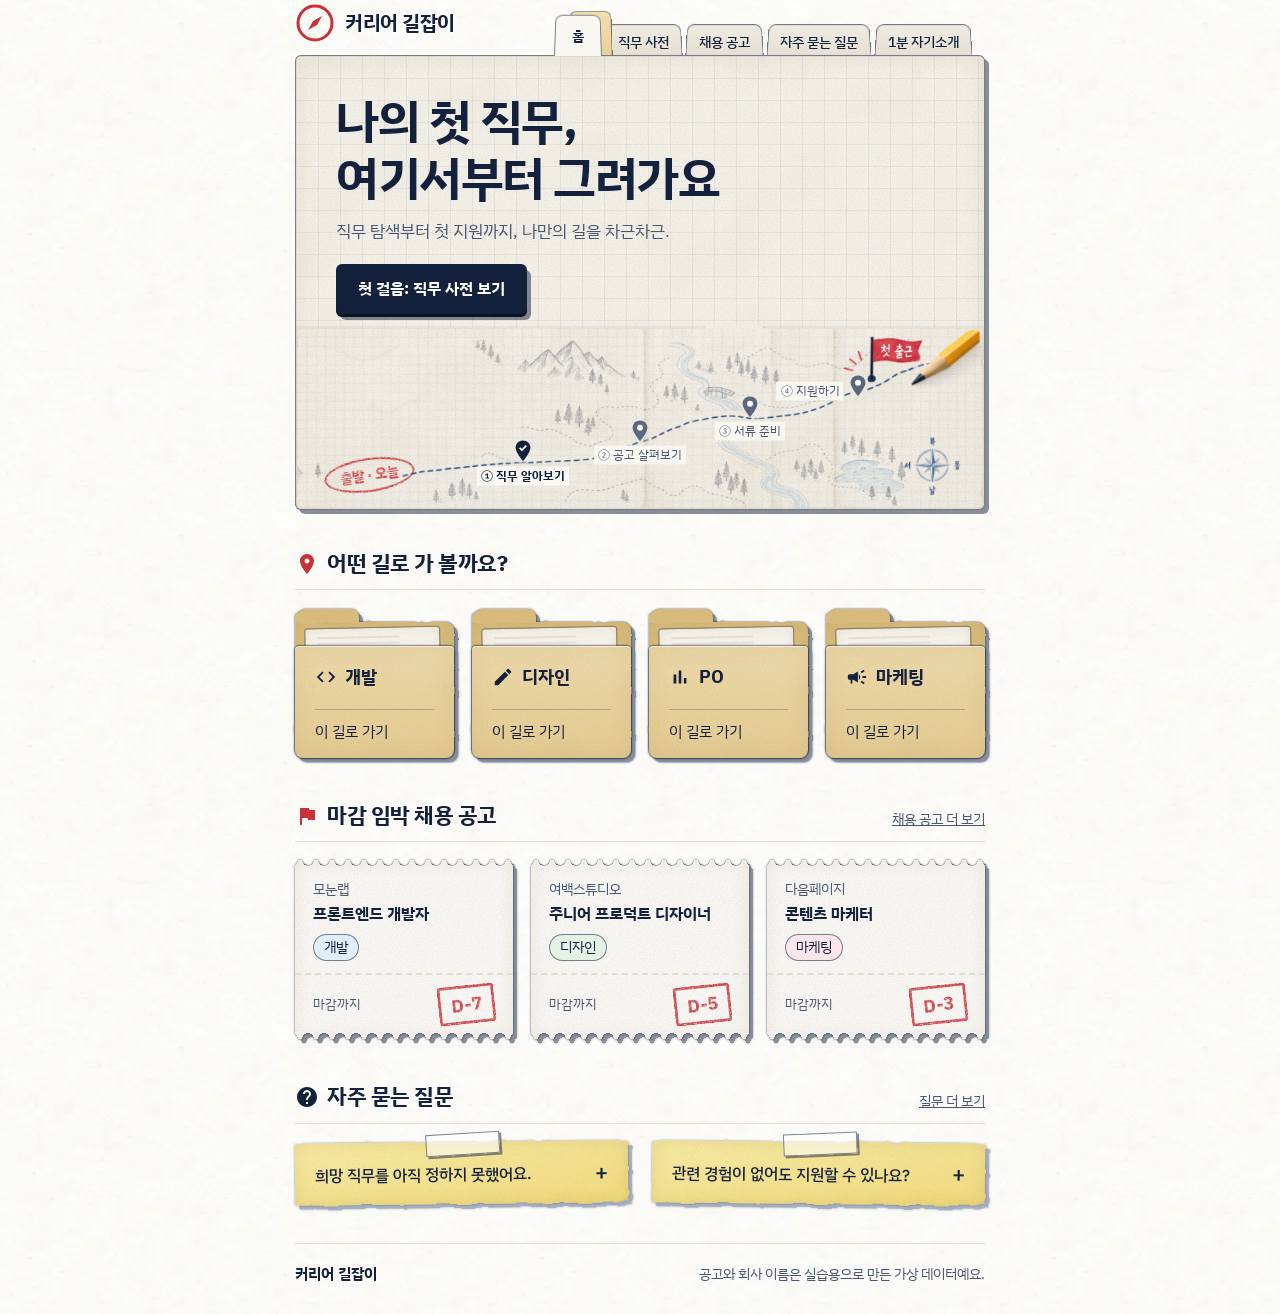
<file: index.html>
<!doctype html>
<html lang="ko">
<head>
<meta charset="utf-8">
<meta name="viewport" content="width=device-width, initial-scale=1">
<title>커리어 길잡이</title>
<link rel="preconnect" href="https://fonts.googleapis.com">
<link rel="preconnect" href="https://fonts.gstatic.com" crossorigin>
<link rel="stylesheet" href="https://fonts.googleapis.com/css2?family=IBM+Plex+Sans+KR:wght@400;500;700&display=swap">
<link rel="stylesheet" href="style.css">
<style>
/* 공통 style.css가 생기면 아래 색 변수는 그쪽으로 옮겨요 */
:root {
  --paper: #FBFAF7;
  --sheet: #F8F7F2;
  --grid: rgba(20, 33, 61, .06);
  --ink: #14213D;
  --ink-2: #4A5570;
  --line: #E4DED0;
  --red: #C8313A;
  --red-bg: #FBE9E9;
  --folder: #F3DFAE;
  --folder-deep: #E9CF94;
  --folder-back: #DDBF7E;
  --folder-tab: #EBD39A;
  --tab: #EFEBE2;
  --tab-deep: #E3DED2;
  --tab-line: #D3CCBC;
  --note: #FFF2A8;
  --white: #FFFFFF;
  --dev: #E3EEFB;
  --design: #E4F2E6;
  --po: #EDE6FA;
  --mkt: #FBE6EC;
  --tape: rgba(255, 255, 255, .55);
  /* 낡은 종이 질감: 결(grain) · 얼룩(blotch) · 바랜 잉크 마스크(ink) · 가장자리 바램(age) */
  --grain: url("data:image/svg+xml,%3Csvg xmlns='http://www.w3.org/2000/svg' width='180' height='180'%3E%3Cfilter id='n'%3E%3CfeTurbulence type='fractalNoise' baseFrequency='.85' numOctaves='3' stitchTiles='stitch'/%3E%3CfeColorMatrix values='0 0 0 0 .36 0 0 0 0 .28 0 0 0 0 .16 .2 0 0 0 0'/%3E%3C/filter%3E%3Crect width='100%25' height='100%25' filter='url%28%23n%29'/%3E%3C/svg%3E");
  --blotch: url("data:image/svg+xml,%3Csvg xmlns='http://www.w3.org/2000/svg' width='420' height='420'%3E%3Cfilter id='b'%3E%3CfeTurbulence type='fractalNoise' baseFrequency='.012' numOctaves='2' seed='7' stitchTiles='stitch'/%3E%3CfeColorMatrix values='0 0 0 0 .55 0 0 0 0 .4 0 0 0 0 .15 .22 0 0 0 -.12'/%3E%3C/filter%3E%3Crect width='100%25' height='100%25' filter='url%28%23b%29'/%3E%3C/svg%3E");
  --ink-mask: url("data:image/svg+xml,%3Csvg xmlns='http://www.w3.org/2000/svg' width='90' height='90'%3E%3Cfilter id='m'%3E%3CfeTurbulence type='fractalNoise' baseFrequency='.75' numOctaves='2' seed='11' stitchTiles='stitch'/%3E%3CfeColorMatrix values='0 0 0 0 0 0 0 0 0 0 0 0 0 0 0 0 0 0 -2.4 2.15'/%3E%3C/filter%3E%3Crect width='100%25' height='100%25' filter='url%28%23m%29'/%3E%3C/svg%3E");
  --age-edge: inset 0 0 22px rgba(140, 100, 30, .1);
  /* 종이 그림자 3단계: 바닥에 놓인 종이 · 겹친 종이 · 들린 종이 */
  /* 번짐 없는 단색 그림자: 오려 붙인 종이처럼 또렷하게 */
  --shade: rgba(20, 33, 61, .5);
  /* 종이 물건 윤곽선: 가장자리 모양을 따라가도록 drop-shadow로 그려요 */
  --outline: drop-shadow(0 0 .9px rgba(20, 33, 61, .8));
  --ring: 0 0 0 1px rgba(20, 33, 61, .38);
  --line-ink: rgba(20, 33, 61, .55);
  --shadow-1: 2px 2px 0 var(--shade);
  --shadow-2: 4px 4px 0 var(--shade);
  --shadow-3: 8px 8px 0 rgba(20, 33, 61, .58);
  --ink-deep: #0A1226;
}
* { box-sizing: border-box; }
body {
  margin: 0;
  background: var(--paper) url("assets/home/paper.webp") repeat;
  background-size: 512px 512px;
  color: var(--ink);
  font: 16px/1.6 "IBM Plex Sans KR", "Apple SD Gothic Neo", "Malgun Gothic", system-ui, sans-serif;
  word-break: keep-all;
}
a { color: inherit; }
/* 가운데 정렬: 콘텐츠 최대 690px, 양옆 여백은 화면에 따라 20~80px */
:root { --gutter: clamp(20px, 6vw, 80px); }
.wrap { max-width: calc(690px + 2 * var(--gutter)); margin: 0 auto; padding: 0 var(--gutter); }

/* 마닐라 탭: 다른 탭보다 앞, 히어로 종이보다 뒤 (아래쪽은 종이 뒤로 끼워져요) */

/* 히어로: 지도 위에 길을 그려 나가요 */
.hero { position: relative; z-index: 1; margin: 0 0 36px; background: var(--sheet); border: 1.5px solid var(--line-ink); border-radius: 6px; box-shadow: var(--age-edge), var(--shadow-2); overflow: hidden;
  background-image: var(--blotch), var(--grain), linear-gradient(var(--grid) 1px, transparent 1px), linear-gradient(90deg, var(--grid) 1px, transparent 1px); background-size: 420px 420px, 180px 180px, 22px 22px, 22px 22px; }
.hero-text { padding: 36px 40px 0; }
.hero h1 { margin: 0; font-size: clamp(30px, 4.6vw, 48px); line-height: 1.2; letter-spacing: -1.5px; }
.hero p { margin: 10px 0 20px; color: var(--ink-2); font-size: 17px; }
.btn { display: inline-flex; align-items: center; gap: 8px; padding: 12px 22px; border-radius: 6px; background: var(--ink); color: var(--white); text-decoration: none; font-weight: 700;
  box-shadow: 0 3px 0 var(--ink-deep), 4px 6px 0 var(--shade); transition: transform .12s, box-shadow .12s; }
.btn:hover { transform: translate(-2px, -3px); box-shadow: 0 6px 0 var(--ink-deep), 8px 11px 0 rgba(20, 33, 61, .58); }
.btn:active { transform: translate(2px, 3px); box-shadow: 0 0 0 var(--ink-deep), 1px 2px 0 var(--shade); }
.btn:focus-visible { outline: 3px solid var(--folder); outline-offset: 3px; }

.map { position: relative; container-type: inline-size; aspect-ratio: 1600 / 426; margin-top: 12px; }
.map > img { position: absolute; }
.map > img:not(.deco) { inset: 0; width: 100%; height: 100%; }
/* 지도 그림 위에도 같은 얼룩·결을 덮어 윗부분 종이와 맞춰요 */
.map::after { content: ""; position: absolute; inset: 0; z-index: 0; background: var(--blotch), var(--grain); background-size: 420px 420px, 180px 180px; mix-blend-mode: multiply; pointer-events: none; }
.map > img:not(:first-child), .map .stamp, .map .pins li { z-index: 1; }
.pencil { width: 11%; right: 0; top: 0; }
.flag { width: 12.5%; left: 79%; top: 4%; }
.compass { width: 9%; right: 3%; bottom: 6%; }
.stamp { position: absolute; left: 4%; top: 72%; transform: rotate(-8deg); padding: 4px 14px; border: 2px solid var(--red); border-radius: 50%; color: var(--red); font-weight: 700; font-size: clamp(10px, 2cqw, 18px); white-space: nowrap; opacity: .9; -webkit-mask: var(--ink-mask); mask: var(--ink-mask); }
.pins { list-style: none; margin: 0; padding: 0; }
.pins li { position: absolute; transform: translate(-50%, -100%); display: flex; flex-direction: column; align-items: center; }
.pins svg { width: clamp(14px, 2.6cqw, 28px); height: auto; }
.pins span { position: absolute; top: 100%; margin-top: 4px; white-space: nowrap; font-size: clamp(11px, 1.7cqw, 15px); background: var(--sheet); padding: 0 4px; }
.pins .done span { font-weight: 700; }
.pins .todo span { color: var(--ink-2); }
.pins .todo svg path:first-child { fill: #5B6680; }
.pins .last span { top: 30%; right: 100%; margin: 0 6px 0 0; }


/* 첫 화면 한 번: 길이 왼쪽부터 그려지고, 핀·깃발이 차례로 찍혀요 */
@keyframes draw-route { from { clip-path: inset(0 100% 0 0); } to { clip-path: inset(0 0 0 0); } }
@keyframes drop-pin { from { opacity: 0; translate: 0 -10px; } to { opacity: 1; translate: 0 0; } }
/* 길은 지도 폭 15%→97%를 1.8초 동안 일정한 속도로 그려요. 핀은 길이 닿는 순간 찍혀요 */
.map .route { animation: draw-route 1.8s linear .9s both; }
.map .pins li, .map .flag, .map .pencil { animation: drop-pin .35s ease-out both; }
.map .pins li:nth-child(1) { animation-delay: 1.3s; }
.map .pins li:nth-child(2) { animation-delay: 1.67s; }
.map .pins li:nth-child(3) { animation-delay: 2.02s; }
.map .pins li:nth-child(4) { animation-delay: 2.37s; }
.map .flag { animation-delay: 2.45s; }
.map .pencil { animation-delay: 2.7s; }
@media (prefers-reduced-motion: reduce) {
  .map .route, .map .pins li, .map .flag, .map .pencil, .js .plant-pin.is-planted { animation: none; }
  .btn, .tickets li, .folder .paper, .folder .front p, .notes summary::after { transition: none; }
  .notes details.is-opening p { animation: none; }
}

/* 첫 장면 마지막: '어떤 길로 가 볼까요?' 핀이 꽂혀요 (화면 밖이면 처음 보일 때 한 번) */
@keyframes pin-plant {
  0% { opacity: 0; translate: 0 -20px; scale: 1; }
  55% { opacity: 1; translate: 0 2px; scale: 1; }
  70% { translate: 0 0; scale: 1.18 .8; }
  100% { translate: 0 0; scale: 1; }
}
.plant-pin { transform-box: fill-box; transform-origin: 50% 100%; }
.js .plant-pin { opacity: 0; }
.js .plant-pin.is-planted { opacity: 1; animation: pin-plant .55s cubic-bezier(.3, .7, .4, 1.2) var(--plant-delay, 0s) both; }

/* 섹션 공통 */
.sec { margin: 0 0 40px; }
.sec-head { display: flex; align-items: center; justify-content: space-between; gap: 12px; border-bottom: 1px solid var(--line); margin-bottom: 18px; }
.sec h2 { display: flex; align-items: center; gap: 8px; margin: 0; padding-bottom: 8px; font-size: 22px; letter-spacing: -.5px; }
.more { font-size: 14px; color: var(--ink-2); }

/* 직군 폴더 */
.folders { display: grid; grid-template-columns: repeat(4, 1fr); gap: 18px; list-style: none; margin: 0; padding: 0; }
.folder { position: relative; display: flex; flex-direction: column; padding-top: 24px; margin-top: 14px; isolation: isolate; filter: var(--outline) drop-shadow(4px 4px 0 var(--shade)); transition: transform .15s, filter .15s; }
.folder:hover, .folder:focus-within { transform: translate(-2px, -2px); filter: var(--outline) drop-shadow(8px 8px 0 rgba(20, 33, 61, .58)); }
.folder::before { content: ""; position: absolute; inset: 0 0 6px; z-index: -2; background: var(--grain), var(--folder-back); border-radius: 0 8px 8px 8px; box-shadow: var(--age-edge); filter: url(#worn); }
.folder::after { content: ""; position: absolute; left: 0; top: -13px; z-index: -2; width: 40%; height: 14px; background: var(--grain), var(--folder-back); border-radius: 8px 8px 0 0; filter: url(#worn); }
.folder .paper { position: absolute; left: 7%; right: 9%; top: 6px; height: 60%; z-index: -1; background: var(--grain), #FDFBF5; border-radius: 3px; box-shadow: inset 0 0 10px rgba(140, 100, 30, .12), var(--ring); transform: rotate(-1.2deg); transition: transform .2s; }
.folder .paper::before { content: ""; position: absolute; left: 12px; right: 30%; top: 8px; height: 2px; background: var(--line); box-shadow: 0 6px 0 var(--line); }
.folder .front { position: relative; flex: 1; display: flex; flex-direction: column; padding: 18px 20px 14px; background: var(--grain), var(--blotch), linear-gradient(var(--folder), var(--folder-deep)); background-size: 180px 180px, 420px 420px, auto; border-radius: 4px 4px 8px 8px; box-shadow: inset 0 1px 0 rgba(255, 255, 255, .6), var(--age-edge), var(--ring), 0 -2px 0 rgba(20, 33, 61, .12); }
.folder:hover .paper, .folder:focus-within .paper { transform: translateY(-8px) rotate(-2deg); }
.folder h3 { display: flex; align-items: center; gap: 8px; margin: 0; font-size: 18px; }
.folder h3 .mi { width: 22px; height: 22px; }
.folder p { margin: 2px 0 12px; font-size: 15px; color: var(--ink-2); }
.folder a { display: inline-block; margin-top: auto; padding-top: 10px; border-top: 1px solid rgba(20, 33, 61, .26); width: 100%; font-size: 15px; text-decoration: none; }
.folder a:hover, .folder a:focus-visible { text-decoration: underline; }
/* 마우스가 있는 기기: 설명은 폴더 안 종이에 적혀 있다가, 올리면 종이가 올라오며 보여요.
   터치 기기는 마우스 올림이 없어서 설명이 앞장에 그대로 보여요. */
@media (hover: hover) and (pointer: fine) {
  .folder .front { padding-top: 16px; }
  .folder .front h3 { margin-bottom: 18px; }
  .folder .front p { position: absolute; left: 7%; right: 9%; bottom: 100%; margin: 0; padding: 0 12px 8px; font-size: 14px; line-height: 1.45; color: var(--ink); opacity: 0; translate: 0 12px; transition: opacity .2s, translate .2s; pointer-events: none; }
  .folder:hover .front p, .folder:focus-within .front p { opacity: 1; translate: 0 0; }
  .folder:hover .paper, .folder:focus-within .paper { transform: translateY(-36px) rotate(-1deg); }
  .folder .paper::before { transition: opacity .15s; }
  .folder:hover .paper::before, .folder:focus-within .paper::before { opacity: 0; }
}

/* 채용 공고 접수증 */
.tickets { display: grid; grid-template-columns: repeat(3, 1fr); gap: 18px; list-style: none; margin: 0; padding: 0; }
/* border 대신 drop-shadow로 톱니 가장자리를 따라 윤곽선을 그려요 */
.tickets li { display: flex; filter: var(--outline) drop-shadow(4px 4px 0 var(--shade)); transition: transform .2s, filter .2s; }
.tickets li:hover { transform: translate(-2px, -3px) rotate(-.4deg); filter: drop-shadow(0 0 .6px rgba(20, 33, 61, .65)) drop-shadow(8px 9px 0 rgba(20, 33, 61, .58)); }
.ticket { --tooth: 6px; flex: 1; display: flex; flex-direction: column; padding: 18px 18px 0; background: var(--grain), var(--white); box-shadow: inset 0 0 18px rgba(140, 100, 30, .1);
  -webkit-mask: radial-gradient(circle var(--tooth) at 50% 0, #0000 97%, #000) 50% 0 / 16px 51% repeat-x, radial-gradient(circle var(--tooth) at 50% 100%, #0000 97%, #000) 50% 100% / 16px 51% repeat-x;
          mask: radial-gradient(circle var(--tooth) at 50% 0, #0000 97%, #000) 50% 0 / 16px 51% repeat-x, radial-gradient(circle var(--tooth) at 50% 100%, #0000 97%, #000) 50% 100% / 16px 51% repeat-x; }
.ticket .stub { display: flex; align-items: center; justify-content: space-between; gap: 8px; margin: auto -18px 0; padding: 10px 18px 16px; border-top: 2px dashed var(--line); font-size: 13px; color: var(--ink-2); }
.ticket .info { margin-bottom: 12px; }
.ticket .co { font-size: 14px; color: var(--ink-2); }
.ticket h3 { margin: 0 0 8px; font-size: 16px; }
.tag { display: inline-block; padding: 1px 10px; border: 1.5px solid var(--line-ink); border-radius: 99px; font-size: 14px; }
.dday { padding: 2px 10px; border: 3px solid var(--red); border-radius: 4px; color: var(--red); font-weight: 700; font-size: 18px; transform: rotate(-6deg); opacity: .9; -webkit-mask: var(--ink-mask); mask: var(--ink-mask); }

/* 자주 묻는 질문 메모지 */
.notes { display: grid; grid-template-columns: repeat(2, 1fr); align-items: start; gap: 24px; }
.notes details { position: relative; padding: 20px 20px 16px; }
.notes .answer { overflow: hidden; }
.notes details::after { content: ""; position: absolute; inset: 0; z-index: -1; background: var(--grain), linear-gradient(170deg, var(--note), #F6E07E); border-radius: 2px 2px 14px 2px / 2px 2px 6px 2px; box-shadow: inset 0 0 16px rgba(150, 110, 20, .16); filter: url(#worn) var(--outline) drop-shadow(4px 4px 0 var(--shade)); }
.notes details::before { content: ""; position: absolute; left: 50%; top: -9px; width: 72px; height: 20px; margin-left: -36px; background: var(--tape); border: 1.5px solid var(--line-ink); box-shadow: var(--shadow-1); transform: rotate(-3deg); }
.notes details:nth-child(1) { transform: rotate(-.6deg); }
.notes details:nth-child(2) { transform: rotate(.6deg); }
.notes summary { cursor: pointer; font-weight: 500; list-style: none; display: flex; justify-content: space-between; gap: 12px; }
.notes summary::after { content: "+"; font-size: 22px; line-height: 1; transition: rotate .3s ease; }
.notes details[open]:not(.is-closing) summary::after { rotate: 45deg; }
.notes summary::-webkit-details-marker { display: none; }
.notes summary:focus-visible { outline: 3px solid var(--ink); outline-offset: 4px; border-radius: 2px; }
.notes p { margin: 10px 0 0; color: var(--ink-2); font-size: 15px; }
.notes details.is-opening p { animation: note-text .3s ease .08s both; }
@keyframes note-text { from { opacity: 0; translate: 0 -6px; } to { opacity: 1; translate: 0 0; } }

.site-foot { padding-bottom: 28px; font-size: 14px; color: var(--ink-2); }
.site-foot > div { display: flex; justify-content: space-between; align-items: center; gap: 12px; flex-wrap: wrap; padding-top: 18px; border-top: 1px solid var(--line); }
.site-foot b { color: var(--ink); font-size: 15px; }

.steps-m { display: none; list-style: none; margin: 0; padding: 12px 20px 20px; gap: 4px; font-size: 14px; counter-reset: s; }
.steps-m li::before { counter-increment: s; content: counter(s) ". "; font-weight: 700; }

/* 머티리얼 아이콘 (SVG로 넣어요, 이모지는 쓰지 않아요) */
.mi { width: 24px; height: 24px; flex: none; fill: currentColor; vertical-align: -5px; }
.mi.red { fill: var(--red); }
.mi.sm { width: 16px; height: 16px; vertical-align: -3px; }

.sr { position: absolute; width: 1px; height: 1px; overflow: hidden; clip: rect(0 0 0 0); }

@media (max-width: 860px) {
  .folders { grid-template-columns: repeat(2, 1fr); }
  .tickets { grid-template-columns: 1fr; }
}
@media (max-width: 560px) {
  .hero-text { padding: 24px 20px 0; }
  .map { margin-top: 8px; }
  .pins span { display: none; }
  .steps-m { display: grid; }
  .notes { grid-template-columns: 1fr; }
  .folders { gap: 14px; }
  .folder .front { padding: 16px 14px 12px; }
  .folder h3 { font-size: 17px; }
}
</style>
</head>
<body>
<svg width="0" height="0" style="position:absolute" aria-hidden="true" focusable="false"><filter id="worn"><feTurbulence type="fractalNoise" baseFrequency=".05" numOctaves="3" seed="4"/><feDisplacementMap in="SourceGraphic" scale="4"/></filter></svg>

<header class="wrap menu menu--on-sheet">
  <a class="menu-logo" href="index.html">
    <svg viewBox="0 0 40 40" aria-hidden="true"><circle cx="20" cy="20" r="17" fill="none" stroke="#C8313A" stroke-width="3"/><path class="needle" d="M27 13 22 22 13 27 18 18Z" fill="#C8313A"/></svg>
    <b>커리어 길잡이</b>
  </a>
  <nav class="menu-tabs" aria-label="주 메뉴">
    <a href="index.html" aria-current="page"><span>홈</span></a>
    <a href="roles/index.html">직무 사전</a>
    <a href="jobs/index.html">채용 공고</a>
    <a href="faq/index.html">자주 묻는 질문</a>
    <a href="interview/index.html">1분 자기소개</a>
  </nav>
</header>

<main class="wrap">
  <section class="hero" aria-labelledby="hero-title">
    <div class="hero-text">
      <h1 id="hero-title">나의 첫 직무,<br>여기서부터 그려가요</h1>
      <p>직무 탐색부터 첫 지원까지, 나만의 길을 차근차근.</p>
      <a class="btn" href="roles/index.html">첫 걸음: 직무 사전 보기</a>
    </div>

    <div class="map">
      <img src="assets/home/map.png" alt="">
      <img class="route" src="assets/home/route.png" alt="">
      <img class="deco flag" src="assets/home/flag.png" alt="">
      <img class="deco pencil" src="assets/home/pencil.png" alt="">
      <img class="deco compass" src="assets/home/compass.png" alt="">
      <span class="stamp" aria-hidden="true">출발 · 오늘</span>
      <ol class="pins" aria-label="취업 준비 순서">
        <li class="done" style="left:33%;top:74.5%"><svg viewBox="0 0 24 30" aria-hidden="true"><path d="M12 29C12 29 2 17 2 11a10 10 0 0 1 20 0c0 6-10 18-10 18Z" fill="#14213D"/><path d="m7.5 11 3 3 6-6" fill="none" stroke="#fff" stroke-width="2.4"/></svg><span>① 직무 알아보기</span></li>
        <li class="todo" style="left:50%;top:63.4%"><svg viewBox="0 0 24 30" aria-hidden="true"><path d="M12 29C12 29 2 17 2 11a10 10 0 0 1 20 0c0 6-10 18-10 18Z" fill="#14213D"/><circle cx="12" cy="11" r="4" fill="#fff"/></svg><span>② 공고 살펴보기</span></li>
        <li class="todo" style="left:66%;top:50.3%"><svg viewBox="0 0 24 30" aria-hidden="true"><path d="M12 29C12 29 2 17 2 11a10 10 0 0 1 20 0c0 6-10 18-10 18Z" fill="#14213D"/><circle cx="12" cy="11" r="4" fill="#fff"/></svg><span>③ 서류 준비</span></li>
        <li class="todo last" style="left:81.75%;top:39%"><svg viewBox="0 0 24 30" aria-hidden="true"><path d="M12 29C12 29 2 17 2 11a10 10 0 0 1 20 0c0 6-10 18-10 18Z" fill="#14213D"/><circle cx="12" cy="11" r="4" fill="#fff"/></svg><span>④ 지원하기</span></li>
      </ol>
    </div>
    <ol class="steps-m" aria-hidden="true">
      <li>직무 알아보기 <svg class="mi sm" viewBox="0 0 24 24" aria-hidden="true"><path d="M9 16.17L4.83 12l-1.42 1.41L9 19 21 7l-1.41-1.41z"/></svg></li><li>공고 살펴보기</li><li>서류 준비</li><li>지원하기</li>
    </ol>
  </section>

  <section class="sec" aria-labelledby="roles-title">
    <div class="sec-head"><h2 id="roles-title"><svg class="mi red plant-pin" viewBox="0 0 24 24" aria-hidden="true"><path d="M12 2C8.13 2 5 5.13 5 9c0 5.25 7 13 7 13s7-7.75 7-13c0-3.87-3.13-7-7-7zm0 9.5c-1.38 0-2.5-1.12-2.5-2.5s1.12-2.5 2.5-2.5 2.5 1.12 2.5 2.5-1.12 2.5-2.5 2.5z"/></svg>어떤 길로 가 볼까요?</h2></div>
    <ul class="folders">
      <li class="folder"><span class="paper" aria-hidden="true"></span><div class="front"><h3><svg class="mi" viewBox="0 0 24 24" aria-hidden="true"><path d="M9.4 16.6L4.8 12l4.6-4.6L8 6l-6 6 6 6 1.4-1.4zm5.2 0l4.6-4.6-4.6-4.6L16 6l6 6-6 6-1.4-1.4z"/></svg>개발</h3><p>코드로 문제를 해결해요</p><a href="roles/index.html#dev">이 길로 가기</a></div></li>
      <li class="folder"><span class="paper" aria-hidden="true"></span><div class="front"><h3><svg class="mi" viewBox="0 0 24 24" aria-hidden="true"><path d="M3 17.25V21h3.75L17.81 9.94l-3.75-3.75L3 17.25zM20.71 7.04c.39-.39.39-1.02 0-1.41l-2.34-2.34c-.39-.39-1.02-.39-1.41 0l-1.83 1.83 3.75 3.75 1.83-1.83z"/></svg>디자인</h3><p>더 나은 경험을 만들어요</p><a href="roles/index.html#design">이 길로 가기</a></div></li>
      <li class="folder"><span class="paper" aria-hidden="true"></span><div class="front"><h3><svg class="mi" viewBox="0 0 24 24" aria-hidden="true"><path d="M5 9.2h3V19H5zM10.6 5h2.8v14h-2.8zm5.6 8H19v6h-2.8z"/></svg>PO</h3><p>제품의 방향을 그려요</p><a href="roles/index.html#po">이 길로 가기</a></div></li>
      <li class="folder"><span class="paper" aria-hidden="true"></span><div class="front"><h3><svg class="mi" viewBox="0 0 24 24" aria-hidden="true"><path d="M18 11v2h4v-2h-4zm-2 6.61c.96.71 2.21 1.65 3.2 2.39.4-.53.8-1.07 1.2-1.6-.99-.74-2.24-1.68-3.2-2.4-.4.54-.8 1.08-1.2 1.61zM20.4 5.6c-.4-.53-.8-1.07-1.2-1.6-.99.74-2.24 1.68-3.2 2.4.4.53.8 1.07 1.2 1.6.96-.72 2.21-1.65 3.2-2.4zM4 9c-1.1 0-2 .9-2 2v2c0 1.1.9 2 2 2h1v4h2v-4h1l5 3V6L8 9H4zm11.5 3c0-1.33-.58-2.53-1.5-3.35v6.69c.92-.81 1.5-2.01 1.5-3.34z"/></svg>마케팅</h3><p>가치를 사람에게 전해요</p><a href="roles/index.html#marketing">이 길로 가기</a></div></li>
    </ul>
  </section>

  <section class="sec" aria-labelledby="jobs-title">
    <div class="sec-head"><h2 id="jobs-title"><svg class="mi red" viewBox="0 0 24 24" aria-hidden="true"><path d="M14.4 6L14 4H5v17h2v-7h5.6l.4 2h7V6z"/></svg>마감 임박 채용 공고</h2><a class="more" href="jobs/index.html">채용 공고 더 보기</a></div>
    <!-- 가상 공고예요. jobs.js가 생기면 그 데이터로 바꿔요 -->
    <ul class="tickets">
      <li><div class="ticket"><div class="info"><div class="co">모눈랩</div><h3>프론트엔드 개발자</h3><span class="tag" style="background:var(--dev)">개발</span></div><span class="stub">마감까지<span class="dday">D-7</span></span></div></li>
      <li><div class="ticket"><div class="info"><div class="co">여백스튜디오</div><h3>주니어 프로덕트 디자이너</h3><span class="tag" style="background:var(--design)">디자인</span></div><span class="stub">마감까지<span class="dday">D-5</span></span></div></li>
      <li><div class="ticket"><div class="info"><div class="co">다음페이지</div><h3>콘텐츠 마케터</h3><span class="tag" style="background:var(--mkt)">마케팅</span></div><span class="stub">마감까지<span class="dday">D-3</span></span></div></li>
    </ul>
  </section>

  <section class="sec" aria-labelledby="faq-title">
    <div class="sec-head"><h2 id="faq-title"><svg class="mi" viewBox="0 0 24 24" aria-hidden="true"><path d="M12 2C6.48 2 2 6.48 2 12s4.48 10 10 10 10-4.48 10-10S17.52 2 12 2zm1 17h-2v-2h2v2zm2.07-7.75l-.9.92C13.45 12.9 13 13.5 13 15h-2v-.5c0-1.1.45-2.1 1.17-2.83l1.24-1.26c.37-.36.59-.86.59-1.41 0-1.1-.9-2-2-2s-2 .9-2 2H8c0-2.21 1.79-4 4-4s4 1.79 4 4c0 .88-.36 1.68-.93 2.25z"/></svg>자주 묻는 질문</h2><a class="more" href="faq/index.html">질문 더 보기</a></div>
    <div class="notes">
      <details><summary>희망 직무를 아직 정하지 못했어요.</summary><div class="answer"><p>괜찮아요. 좋아했던 일과 잘했던 경험부터 적어 보고, 직무 사전에서 비슷한 일을 찾아봐요.</p></div></details>
      <details><summary>관련 경험이 없어도 지원할 수 있나요?</summary><div class="answer"><p>네. 작은 개인 프로젝트나 수업 과제도 경험이 돼요. 무엇을 배웠는지 한 줄로 정리해 보세요.</p></div></details>
    </div>
  </section>
</main>

<footer class="wrap site-foot">
  <div>
    <b>커리어 길잡이</b>
    <span>공고와 회사 이름은 실습용으로 만든 가상 데이터예요.</span>
  </div>
</footer>

<script>
  // 스크립트가 돌 때만 핀을 숨겼다가 꽂아요 (스크립트가 없으면 처음부터 보여요)
  document.documentElement.classList.add('js');
  (function () {
    var pin = document.querySelector('.plant-pin');
    if (!pin) return;
    var sceneEnd = 2900; // 길 그리기·깃발·연필이 끝나는 시점(ms)
    var plant = function () {
      var wait = Math.max(0, sceneEnd - performance.now());
      pin.style.setProperty('--plant-delay', wait + 'ms');
      pin.classList.add('is-planted');
    };
    if (!('IntersectionObserver' in window)) { plant(); return; }
    var io = new IntersectionObserver(function (entries) {
      if (entries.some(function (e) { return e.isIntersecting; })) { plant(); io.disconnect(); }
    }, { threshold: 1 });
    io.observe(pin);
  })();
</script>
<script>
  // 자주 묻는 질문: 메모지가 부드럽게 펼쳐지고 접혀요
  (function () {
    var reduce = window.matchMedia('(prefers-reduced-motion: reduce)');
    document.querySelectorAll('.notes details').forEach(function (el) {
      var summary = el.querySelector('summary');
      var anim = null;
      summary.addEventListener('click', function (e) {
        if (reduce.matches || !el.animate) return; // 기본 동작 그대로
        e.preventDefault();
        var box = el.querySelector('.answer');
        // 움직이는 중에 다시 누르면 지금 높이에서 이어서 움직여요
        var from = el.open ? box.getBoundingClientRect().height : 0;
        var opening = !el.open || (anim && anim.closing);
        if (anim) anim.cancel();
        if (opening) { el.open = true; el.classList.add('is-opening'); }
        var to = opening ? box.scrollHeight : 0;
        anim = box.animate({ height: [from + 'px', to + 'px'] }, { duration: 320, easing: 'cubic-bezier(.3, .7, .3, 1)' });
        anim.closing = !opening;
        el.classList.toggle('is-closing', !opening);
        anim.onfinish = function () {
          anim = null;
          if (!opening) el.open = false;
          el.classList.remove('is-opening', 'is-closing');
        };
        anim.oncancel = function () { el.classList.remove('is-opening'); };
      });
    });
  })();
</script>
</body>
</html>
</file>
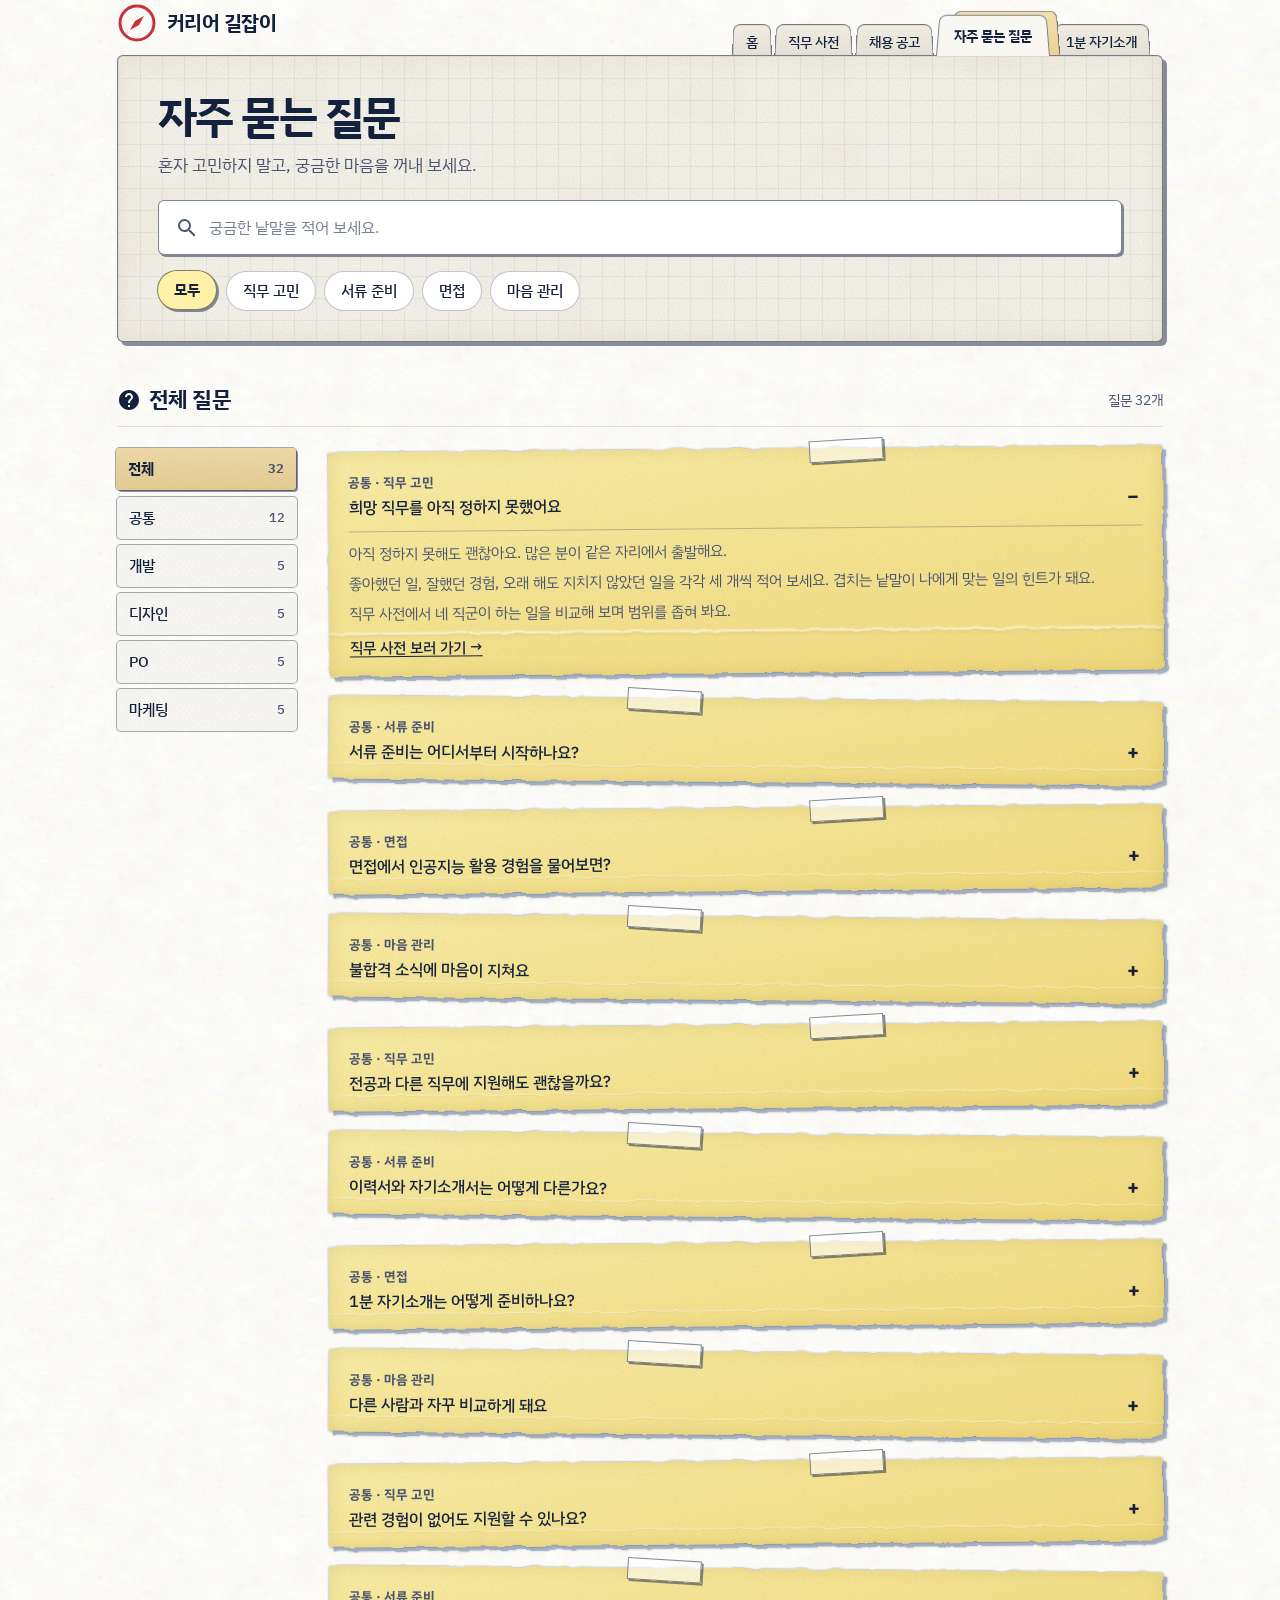
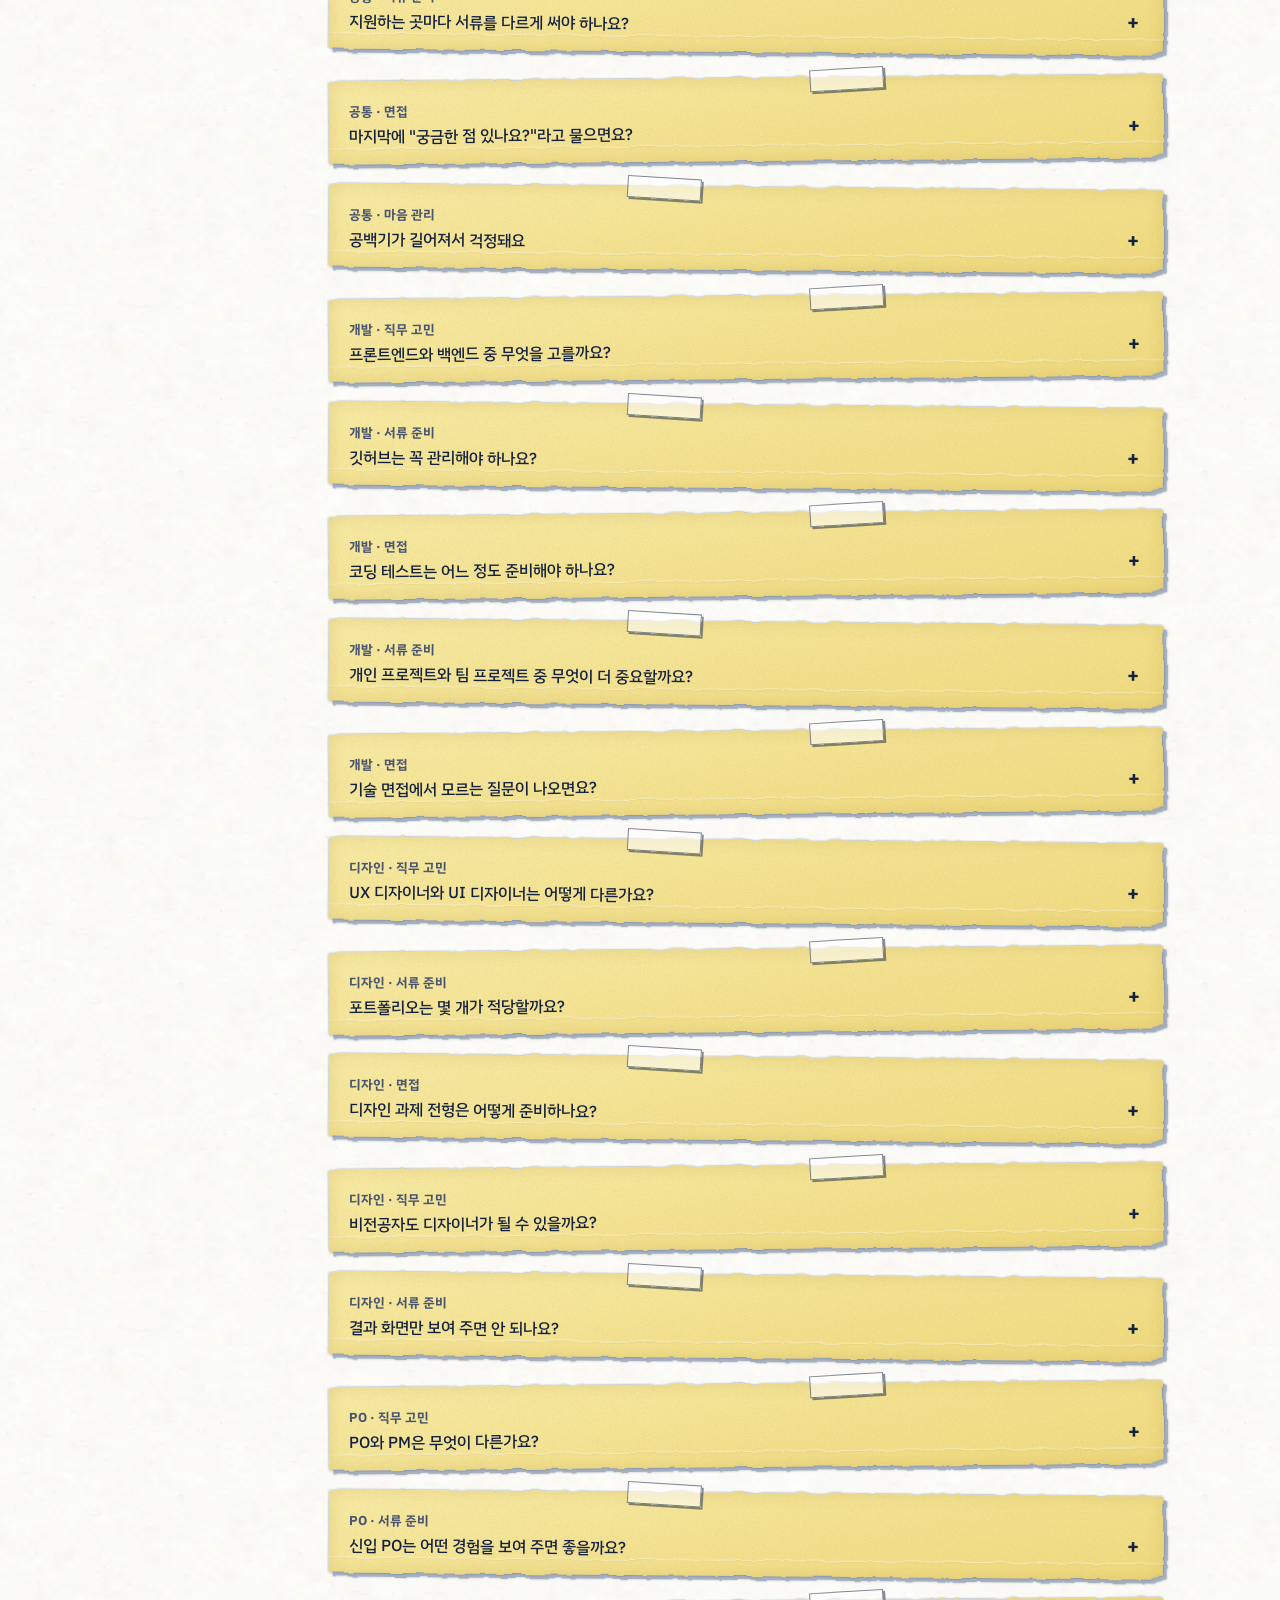
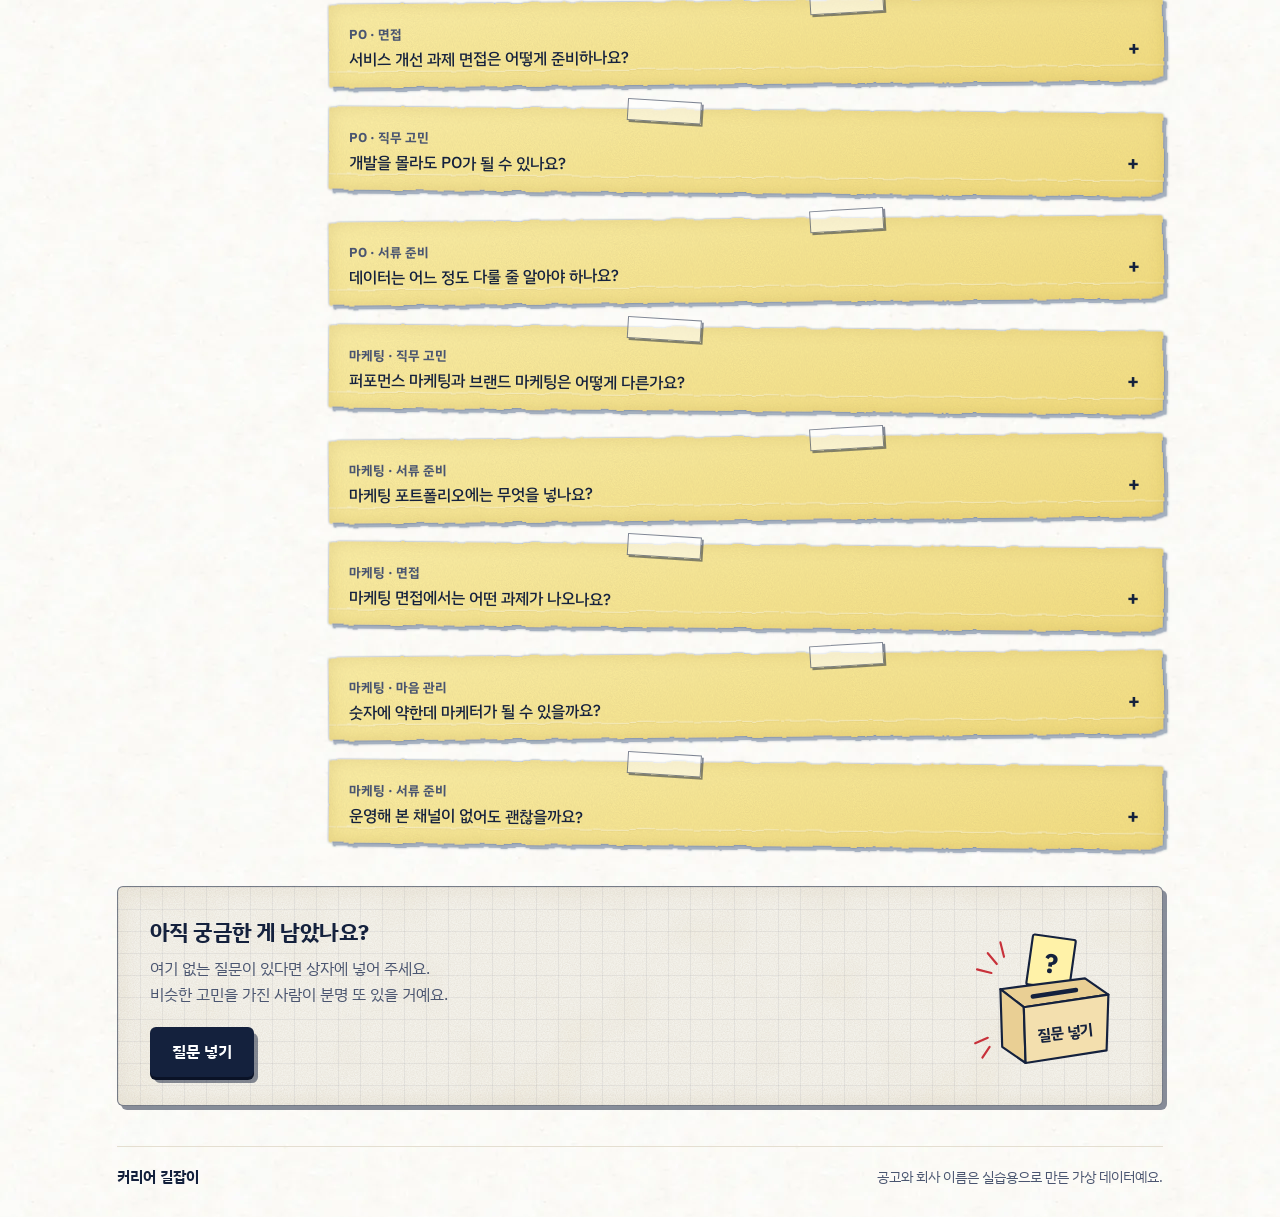
<file: faq/index.html>
<!doctype html>
<html lang="ko">
<head>
<meta charset="utf-8">
<meta name="viewport" content="width=device-width, initial-scale=1">
<title>자주 묻는 질문 | 커리어 길잡이</title>
<meta name="description" content="개발·디자인·PO·마케팅 취업 준비생이 자주 묻는 질문과 답을 모았어요.">
<link rel="preconnect" href="https://fonts.googleapis.com">
<link rel="preconnect" href="https://fonts.gstatic.com" crossorigin>
<link rel="stylesheet" href="https://fonts.googleapis.com/css2?family=IBM+Plex+Sans+KR:wght@400;500;700&display=swap">
<link rel="stylesheet" href="../style.css">
<link rel="stylesheet" href="faq.css">
</head>
<body>
<svg width="0" height="0" style="position:absolute" aria-hidden="true" focusable="false"><filter id="worn"><feTurbulence type="fractalNoise" baseFrequency=".05" numOctaves="3" seed="4"/><feDisplacementMap in="SourceGraphic" scale="4"/></filter></svg>

<a class="skip-link" href="#main">본문 바로가기</a>

<!-- 공통 헤더: 홈(index.html)과 같은 모양 -->
<header class="wrap menu menu--on-sheet">
  <a class="menu-logo" href="../index.html">
    <svg viewBox="0 0 40 40" aria-hidden="true"><circle cx="20" cy="20" r="17" fill="none" stroke="#C8313A" stroke-width="3"/><path class="needle" d="M27 13 22 22 13 27 18 18Z" fill="#C8313A"/></svg>
    <b>커리어 길잡이</b>
  </a>
  <nav class="menu-tabs" aria-label="주 메뉴">
    <a href="../index.html">홈</a>
    <a href="../roles/index.html">직무 사전</a>
    <a href="../jobs/index.html">채용 공고</a>
    <a href="../faq/index.html" aria-current="page"><span>자주 묻는 질문</span></a>
    <a href="../interview/index.html">1분 자기소개</a>
  </nav>
</header>

<main id="main" class="wrap">
  <!-- 제목 + 검색 (서류철 탭이 붙는 모눈종이) -->
  <section class="hero" aria-labelledby="hero-title">
    <h1 id="hero-title">자주 묻는 질문</h1>
    <p class="hero__lead">혼자 고민하지 말고, 궁금한 마음을 꺼내 보세요.</p>

    <form class="search" role="search" onsubmit="return false">
      <label for="faq-search" class="sr">질문 검색</label>
      <svg class="mi" viewBox="0 0 24 24" aria-hidden="true"><path d="M15.5 14h-.79l-.28-.27A6.47 6.47 0 0 0 16 9.5 6.5 6.5 0 1 0 9.5 16c1.61 0 3.09-.59 4.23-1.57l.27.28v.79l5 4.99L20.49 19l-4.99-5zm-6 0C7.01 14 5 11.99 5 9.5S7.01 5 9.5 5 14 7.01 14 9.5 11.99 14 9.5 14z"/></svg>
      <input id="faq-search" class="search__input" type="search" placeholder="궁금한 낱말을 적어 보세요." autocomplete="off">
      <button type="button" class="search__clear" id="faq-search-clear" aria-label="검색어 지우기" hidden>
        <svg class="mi sm" viewBox="0 0 24 24" aria-hidden="true"><path d="M19 6.41 17.59 5 12 10.59 6.41 5 5 6.41 10.59 12 5 17.59 6.41 19 12 13.41 17.59 19 19 17.59 13.41 12z"/></svg>
      </button>
    </form>

    <div class="topics" role="group" aria-label="주제로 고르기" id="faq-topics"><!-- faq.js가 채움 --></div>
  </section>

  <!-- 직군 + 메모지 질문 -->
  <section class="sec" aria-labelledby="board-title">
    <div class="sec-head">
      <h2>
        <svg class="mi" viewBox="0 0 24 24" aria-hidden="true"><path d="M12 2C6.48 2 2 6.48 2 12s4.48 10 10 10 10-4.48 10-10S17.52 2 12 2zm1 17h-2v-2h2v2zm2.07-7.75l-.9.92C13.45 12.9 13 13.5 13 15h-2v-.5c0-1.1.45-2.1 1.17-2.83l1.24-1.26c.37-.36.59-.86.59-1.41 0-1.1-.9-2-2-2s-2 .9-2 2H8c0-2.21 1.79-4 4-4s4 1.79 4 4c0 .88-.36 1.68-.93 2.25z"/></svg>
        <span id="board-title">전체 질문</span>
      </h2>
      <p class="more" id="faq-count" aria-live="polite"></p>
    </div>

    <div class="faq-layout">
      <nav class="roles" aria-label="직군으로 고르기">
        <ul id="faq-roles"><!-- faq.js가 채움 --></ul>
      </nav>

      <div>
        <ul class="notes" id="faq-list"><!-- faq.js가 채움 --></ul>
        <div class="empty" id="faq-empty" hidden>
          <p class="empty__title">찾는 질문이 아직 없어요.</p>
          <p>다른 낱말로 찾아보거나, 아래 질문 상자에 넣어 주세요.</p>
          <button type="button" class="btn btn--paper" id="faq-reset">조건 모두 지우기</button>
        </div>
      </div>
    </div>
  </section>

  <!-- 질문 넣기 -->
  <section class="sec ask" aria-labelledby="ask-title">
    <div class="ask__text">
      <h2 id="ask-title">아직 궁금한 게 남았나요?</h2>
      <p>여기 없는 질문이 있다면 상자에 넣어 주세요.<br>비슷한 고민을 가진 사람이 분명 또 있을 거예요.</p>
      <button type="button" class="btn" id="ask-open">질문 넣기</button>
    </div>
    <svg class="ask__box" viewBox="0 0 200 170" aria-hidden="true">
      <g class="ask__spark"><path d="M42 38 52 50"/><path d="M56 26 60 42"/><path d="M30 56 46 60"/><path d="M28 138 42 132"/><path d="M36 154 44 142"/></g>
      <g transform="rotate(8 112 50)">
        <rect x="88" y="20" width="48" height="56" rx="2" class="ask__card"/>
        <text x="112" y="60" text-anchor="middle" class="ask__q">?</text>
      </g>
      <path d="M56 78 150 66 176 84 82 98Z" class="ask__top"/>
      <path d="M92 86 140 79" class="ask__slot"/>
      <path d="M56 78 82 98 84 160 58 142Z" class="ask__side"/>
      <path d="M82 98 176 84 174 146 84 160Z" class="ask__front"/>
      <text x="128" y="132" text-anchor="middle" class="ask__label" transform="rotate(-6 128 128)">질문 넣기</text>
    </svg>
  </section>
</main>

<!-- 질문 넣기 창 -->
<dialog class="dialog" id="ask-dialog" aria-labelledby="dialog-title">
  <form method="dialog" class="dialog__form" id="ask-form">
    <h2 id="dialog-title">질문 상자에 넣기</h2>
    <label for="ask-role">어떤 직군 질문인가요?</label>
    <select id="ask-role" name="role">
      <option value="common">공통</option>
      <option value="dev">개발</option>
      <option value="design">디자인</option>
      <option value="po">PO</option>
      <option value="marketing">마케팅</option>
    </select>
    <label for="ask-text">궁금한 점</label>
    <textarea id="ask-text" name="text" rows="4" maxlength="200" required placeholder="예) 포트폴리오에 팀 프로젝트만 있어도 괜찮을까요?"></textarea>
    <p class="dialog__note">연습용 상자라서, 넣은 질문은 지금 쓰는 브라우저에만 저장돼요.</p>
    <p class="dialog__done" id="ask-done" role="status"></p>
    <div class="dialog__actions">
      <button type="button" class="btn btn--paper" id="ask-cancel">닫기</button>
      <button type="submit" class="btn" value="submit">넣기</button>
    </div>
    <div class="mine" id="ask-mine" hidden>
      <h3>내가 넣은 질문</h3>
      <ul id="ask-mine-list"></ul>
    </div>
  </form>
</dialog>

<!-- 공통 푸터: 홈과 같은 모양 -->
<footer class="wrap site-foot">
  <div>
    <b>커리어 길잡이</b>
    <span>공고와 회사 이름은 실습용으로 만든 가상 데이터예요.</span>
  </div>
</footer>

<script src="faq.js"></script>
</body>
</html>
</file>
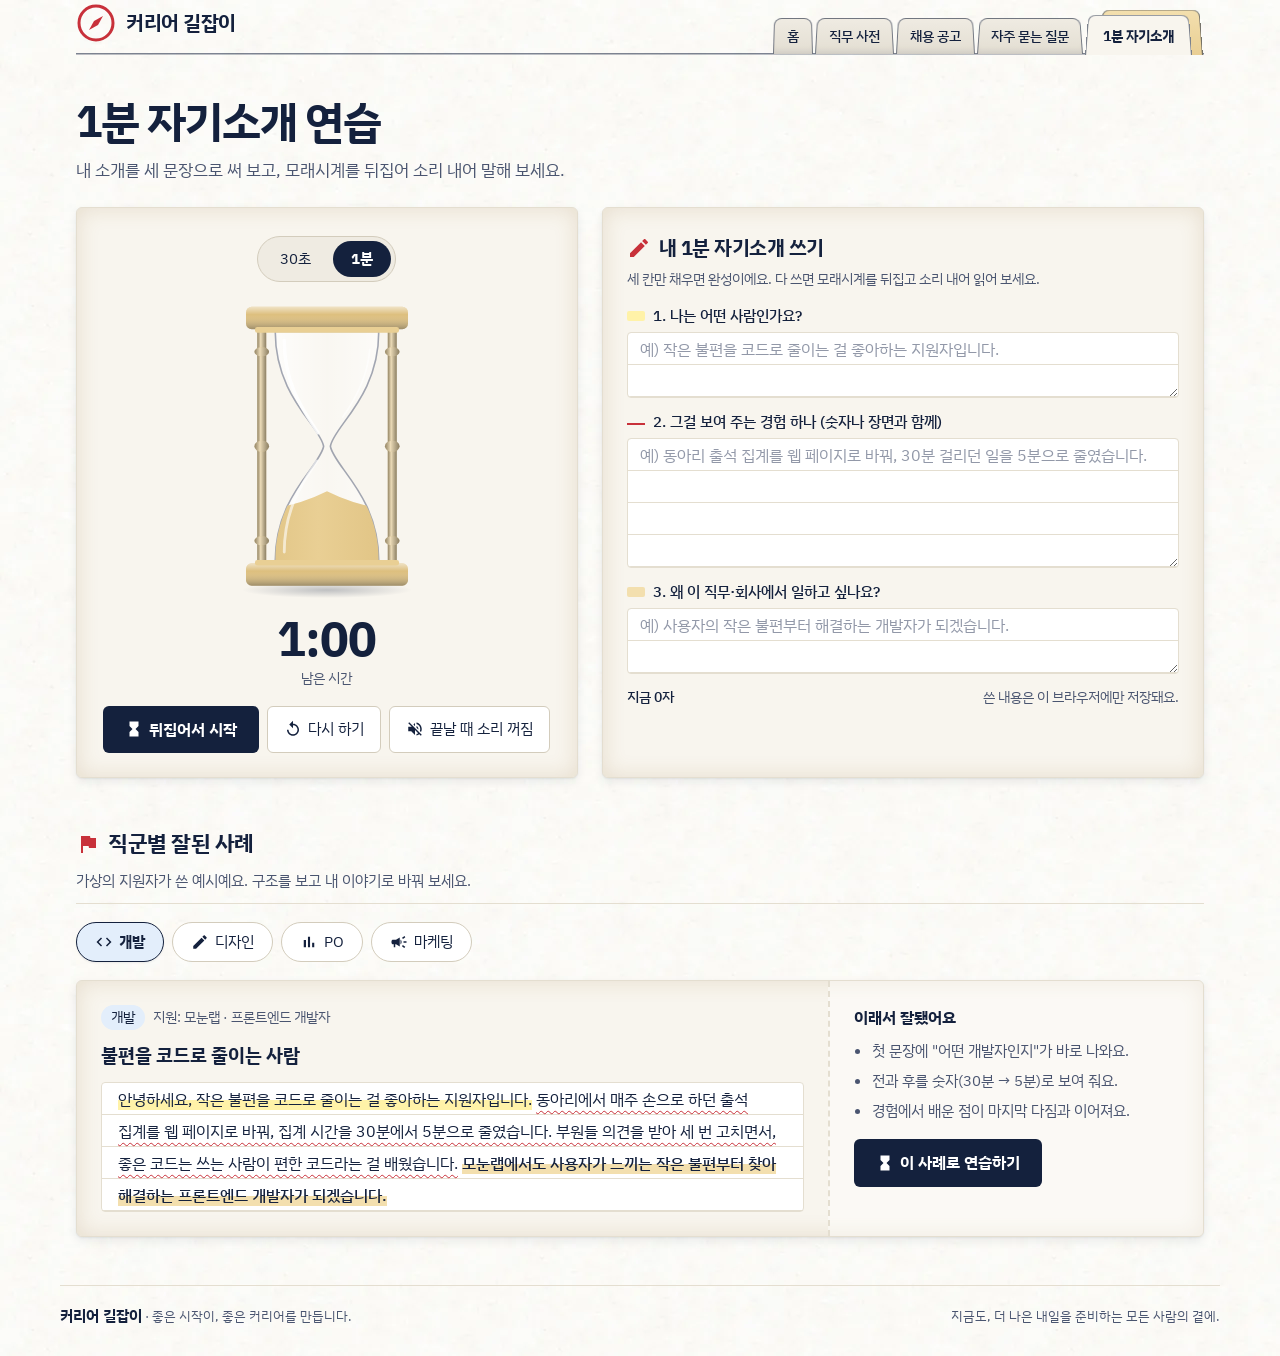
<file: interview/index.html>
<!doctype html>
<html lang="ko">
<head>
<meta charset="utf-8">
<meta name="viewport" content="width=device-width, initial-scale=1">
<title>1분 자기소개 연습 · 커리어 길잡이</title>
<link rel="preconnect" href="https://fonts.googleapis.com">
<link rel="preconnect" href="https://fonts.gstatic.com" crossorigin>
<link rel="stylesheet" href="https://fonts.googleapis.com/css2?family=IBM+Plex+Sans+KR:wght@400;500;700&display=swap">
<link rel="stylesheet" href="../style.css">
<style>
/* 공통 변수 (style.css가 생기면 이 블록은 지우고 style.css를 불러와요) */
:root {
  --paper: #FBF9F3;
  --sheet: #F8F5EE;
  --ink: #14213D;
  --ink-2: #4A5570;
  --line: #E4DED0;
  --red: #C8313A;
  --red-bg: #FBE9E9;
  --folder: #F3DFAE;
  --folder-deep: #E9CF94;
  --folder-back: #DDBF7E;
  --tab: #EFEBE2;
  --tab-deep: #E3DED2;
  --tab-line: #D3CCBC;
  --note: #FFF2A8;
  --white: #FFFFFF;
  --dev: #E3EEFB;
  --design: #E4F2E6;
  --po: #EDE6FA;
  --mkt: #FBE6EC;
  --tape: rgba(255, 255, 255, .55);
  --age-edge: inset 0 0 22px rgba(140, 100, 30, .16);
  --shadow-1: 0 1px 2px rgba(20, 33, 61, .08);
  --shadow-2: 0 1px 2px rgba(20, 33, 61, .06), 0 4px 10px rgba(20, 33, 61, .08);
  --shadow-3: 0 2px 4px rgba(20, 33, 61, .08), 0 12px 24px rgba(20, 33, 61, .14);
}
* { box-sizing: border-box; }
[hidden] { display: none !important; }
body {
  margin: 0;
  background: var(--paper) url("../assets/home/paper.webp") repeat;
  background-size: 512px 512px;
  color: var(--ink);
  font: 16px/1.6 "IBM Plex Sans KR", "Apple SD Gothic Neo", "Malgun Gothic", system-ui, sans-serif;
  word-break: keep-all;
}
a { color: inherit; }
button, textarea { font: inherit; color: inherit; }
.wrap { max-width: 1160px; margin: 0 auto; padding: 0 16px; }


/* 머티리얼 아이콘 */
.mi { width: 24px; height: 24px; flex: none; fill: currentColor; vertical-align: -5px; }
.mi.sm { width: 18px; height: 18px; vertical-align: -3px; }
.mi.red { fill: var(--red); }

/* 제목 */
.intro { padding: 40px 0 24px; }
.intro h1 { margin: 0; font-size: clamp(30px, 4.6vw, 44px); line-height: 1.2; letter-spacing: -1.5px; }
.intro p { margin: 8px 0 0; color: var(--ink-2); font-size: 17px; }

/* 연습 영역: 모래시계 + 쓰기 */
.practice { display: grid; grid-template-columns: minmax(0, 5fr) minmax(0, 6fr); gap: 24px; margin-bottom: 48px; }
.card { position: relative; background: var(--sheet); border: 1px solid var(--line); border-radius: 6px; box-shadow: var(--age-edge), var(--shadow-2); }

.timer { display: flex; flex-direction: column; align-items: center; padding: 28px 24px 24px; text-align: center; }
.choose { display: inline-flex; padding: 4px; gap: 4px; background: var(--tab); border: 1px solid var(--tab-line); border-radius: 99px; }
.choose button { border: 0; background: none; padding: 6px 18px; border-radius: 99px; cursor: pointer; font-size: 15px; }
.choose button[aria-pressed="true"] { background: var(--ink); color: var(--white); font-weight: 700; }
.choose button:focus-visible, .btn:focus-visible, .ghost:focus-visible, .role-tabs button:focus-visible { outline: 3px solid var(--folder-back); outline-offset: 2px; }

/* 모래시계 */
.glass-box { position: relative; width: 180px; margin: 18px 0 6px; }
.glass { position: relative; z-index: 1; display: block; width: 100%; height: auto; transform-origin: 50% 50%; }
.glass.flip { transform: rotate(180deg); transition: transform .8s cubic-bezier(.55, -0.25, .35, 1.25); }
.floor-shadow { display: block; width: 170px; height: 16px; margin: -10px auto 0; border-radius: 50%; background: radial-gradient(closest-side, rgba(20, 33, 61, .25), transparent); }
.wood { fill: var(--folder-back); }
.wood-lite { fill: var(--folder-deep); }
.hg-glass { fill: url(#glassFill); stroke: var(--ink-2); stroke-opacity: .5; stroke-width: 1.4; }
.hg-shine { fill: none; stroke: var(--white); stroke-linecap: round; }
.hg-sand { fill: url(#sandFill); }
.hg-stream { stroke: var(--folder-back); stroke-width: 1.8; stroke-linecap: round; stroke-dasharray: 2 2.4; animation: pour .16s linear infinite; }
.hg-grain { fill: var(--folder-back); }
@keyframes pour { to { stroke-dashoffset: -8.8; } }

.time { font-size: 48px; font-weight: 700; letter-spacing: -1px; font-variant-numeric: tabular-nums; line-height: 1.1; margin-top: 8px; }
.time-label { margin: 2px 0 16px; font-size: 14px; color: var(--ink-2); }
.actions { display: flex; flex-wrap: wrap; justify-content: center; gap: 8px; }
.btn { display: inline-flex; align-items: center; gap: 6px; padding: 11px 22px; border: 0; border-radius: 6px; background: var(--ink); color: var(--white); font-weight: 700; cursor: pointer; }
.btn:disabled { opacity: .45; cursor: default; }
.ghost { display: inline-flex; align-items: center; gap: 6px; padding: 10px 16px; border: 1px solid var(--tab-line); border-radius: 6px; background: var(--white); cursor: pointer; font-size: 15px; }
.ghost[aria-pressed="true"] { border-color: var(--ink); font-weight: 500; }

/* 시간 끝 메모지 */
.done-note { position: absolute; left: 50%; top: 44%; width: 236px; padding: 18px 16px 14px; background: var(--note); box-shadow: var(--shadow-3); transform: translate(-50%, -50%) rotate(-4deg); text-align: center; z-index: 2; }
.done-note::before { content: ""; position: absolute; left: 50%; top: -10px; width: 70px; height: 20px; margin-left: -35px; background: var(--tape); border: 1px solid rgba(255, 255, 255, .7); box-shadow: var(--shadow-1); transform: rotate(3deg); }
.done-note strong { display: block; font-size: 22px; color: var(--red); }
.done-note span { font-size: 14px; color: var(--ink-2); }
.done-note.pop { animation: stick .35s ease-out; }
@keyframes stick { from { transform: translate(-50%, -60%) rotate(-10deg) scale(1.15); opacity: 0; } }

/* 쓰기 칸: 원고지 줄 */
.script { padding: 24px 24px 20px; }
.script h2 { display: flex; align-items: center; gap: 8px; margin: 0 0 4px; font-size: 20px; letter-spacing: -.5px; }
.script h2:focus { outline: none; }
.sub { margin: 0 0 14px; font-size: 14px; color: var(--ink-2); }
.lined { background: repeating-linear-gradient(transparent 0 31px, var(--line) 31px 32px), var(--white); background-attachment: local; }
.field { margin-bottom: 12px; }
.field label { display: flex; align-items: center; gap: 8px; margin-bottom: 4px; font-size: 15px; font-weight: 500; }
.field label i { flex: none; display: inline-block; width: 18px; height: 10px; border-radius: 2px; }
.f1 label i { background: var(--note); }
.f2 label i { height: 6px; border-bottom: 2px solid var(--red); border-radius: 0; }
.f3 label i { background: var(--folder); }
.field textarea { display: block; width: 100%; padding: 0 12px; border: 1px solid var(--line); border-radius: 4px; line-height: 32px; font-size: 16px; resize: vertical; }
.field textarea::placeholder { color: var(--ink-2); opacity: .6; }
.field textarea:focus { outline: 3px solid var(--folder-back); outline-offset: 1px; border-color: var(--folder-back); }
.count { font-size: 14px; font-weight: 500; }
.manuscript { margin: 0; padding: 0 16px; border: 1px solid var(--line); border-radius: 4px; line-height: 32px; font-size: 16px; }
.legend { display: flex; flex-wrap: wrap; gap: 6px 14px; margin: 12px 0 0; padding: 0; list-style: none; font-size: 14px; color: var(--ink-2); }
.legend li { display: flex; align-items: center; gap: 6px; }
.legend i { display: inline-block; width: 18px; height: 10px; border-radius: 2px; }
.legend .k1 { background: var(--note); }
.legend .k2 { border-bottom: 2px solid var(--red); height: 6px; border-radius: 0; }
.legend .k3 { background: var(--folder); }
/* 문장 역할 표시: 나는 누구 · 근거 경험 · 왜 이 직무 */
.s1 { background: linear-gradient(transparent 55%, var(--note) 55%); }
.s2 { text-decoration: underline wavy var(--red); text-decoration-thickness: 1px; text-underline-offset: 5px; }
.s3 { background: linear-gradient(transparent 55%, var(--folder) 55%); font-weight: 500; }
.script-foot { display: flex; justify-content: space-between; align-items: center; gap: 8px; flex-wrap: wrap; margin-top: 12px; }
.script-foot .sub { margin: 0; }

/* 사례 */
.sec { margin: 0 0 48px; }
.sec-head { border-bottom: 1px solid var(--line); margin-bottom: 18px; }
.sec h2 { display: flex; align-items: center; gap: 8px; margin: 0; padding-bottom: 8px; font-size: 22px; letter-spacing: -.5px; }
.sec-head p { margin: 0 0 10px; font-size: 15px; color: var(--ink-2); }
.role-tabs { display: flex; flex-wrap: wrap; gap: 8px; margin-bottom: 18px; }
.role-tabs button { display: inline-flex; align-items: center; gap: 6px; padding: 7px 18px; border: 1px solid var(--tab-line); border-radius: 99px; background: var(--white); cursor: pointer; font-size: 15px; }
.role-tabs button[aria-selected="true"] { border-color: var(--ink); font-weight: 700; box-shadow: var(--shadow-1); }
.role-tabs button[data-role="dev"][aria-selected="true"] { background: var(--dev); }
.role-tabs button[data-role="design"][aria-selected="true"] { background: var(--design); }
.role-tabs button[data-role="po"][aria-selected="true"] { background: var(--po); }
.role-tabs button[data-role="mkt"][aria-selected="true"] { background: var(--mkt); }

.example { display: grid; grid-template-columns: minmax(0, 2fr) minmax(0, 1fr); overflow: hidden; }
.example .body { padding: 24px; }
.example .meta { display: flex; align-items: center; gap: 8px; flex-wrap: wrap; margin-bottom: 10px; font-size: 14px; color: var(--ink-2); }
.tag { display: inline-block; padding: 1px 10px; border-radius: 99px; font-size: 14px; color: var(--ink); }
.example h3 { margin: 0 0 12px; font-size: 19px; }
.why { padding: 24px; border-left: 2px dashed var(--line); background: rgba(255, 255, 255, .4); }
.why h4 { margin: 0 0 8px; font-size: 16px; }
.why ul { margin: 0 0 16px; padding-left: 18px; font-size: 15px; color: var(--ink-2); }
.why li + li { margin-top: 6px; }

.site-foot { display: flex; justify-content: space-between; align-items: center; gap: 12px; flex-wrap: wrap; padding: 18px 0 28px; border-top: 1px solid var(--line); font-size: 13px; color: var(--ink-2); }
.site-foot b { color: var(--ink); font-size: 15px; }

@media (max-width: 860px) {
  .practice { grid-template-columns: 1fr; }
  .example { grid-template-columns: 1fr; }
  .why { border-left: 0; border-top: 2px dashed var(--line); }
}
@media (max-width: 560px) {
  .intro { padding: 28px 0 18px; }
  .script, .example .body, .why { padding: 18px 16px; }
  .glass-box { width: 156px; }
  .floor-shadow { width: 146px; }
}
@media (prefers-reduced-motion: reduce) {
  .glass.flip { transition: none; }
  .hg-stream, .done-note.pop { animation: none; }
}
</style>
</head>
<body>

<header class="wrap menu">
  <a class="menu-logo" href="../index.html">
    <svg viewBox="0 0 40 40" aria-hidden="true"><circle cx="20" cy="20" r="17" fill="none" stroke="#C8313A" stroke-width="3"/><path class="needle" d="M27 13 22 22 13 27 18 18Z" fill="#C8313A"/></svg>
    <b>커리어 길잡이</b>
  </a>
  <nav class="menu-tabs" aria-label="주 메뉴">
    <a href="../index.html">홈</a>
    <a href="../roles/index.html">직무 사전</a>
    <a href="../jobs/index.html">채용 공고</a>
    <a href="../faq/index.html">자주 묻는 질문</a>
    <a href="../interview/index.html" aria-current="page"><span>1분 자기소개</span></a>
  </nav>
</header>

<main class="wrap">
  <section class="intro" aria-labelledby="page-title">
    <h1 id="page-title">1분 자기소개 연습</h1>
    <p>내 소개를 세 문장으로 써 보고, 모래시계를 뒤집어 소리 내어 말해 보세요.</p>
  </section>

  <section class="practice" id="practice" aria-label="연습하기">
    <div class="card timer">
      <div class="choose" role="group" aria-label="연습 시간 고르기">
        <button type="button" data-sec="30" aria-pressed="false">30초</button>
        <button type="button" data-sec="60" aria-pressed="true">1분</button>
      </div>

      <div class="glass-box">
        <svg class="glass" id="glass" viewBox="0 0 160 260" role="img" aria-label="모래시계">
          <defs>
            <clipPath id="bulb"><path d="M34 28H126C126 86 86 112 83 130C86 148 126 174 126 232H34C34 174 74 148 77 130C74 112 34 86 34 28Z"/></clipPath>
            <linearGradient id="capShade" x1="0" y1="0" x2="0" y2="1">
              <stop offset="0" style="stop-color:var(--white);stop-opacity:.55"/>
              <stop offset=".35" style="stop-color:var(--white);stop-opacity:0"/>
              <stop offset="1" style="stop-color:var(--ink);stop-opacity:.32"/>
            </linearGradient>
            <linearGradient id="postShade" x1="0" y1="0" x2="1" y2="0">
              <stop offset="0" style="stop-color:var(--ink);stop-opacity:.35"/>
              <stop offset=".38" style="stop-color:var(--white);stop-opacity:.45"/>
              <stop offset="1" style="stop-color:var(--ink);stop-opacity:.4"/>
            </linearGradient>
            <linearGradient id="glassFill" x1="0" y1="0" x2="1" y2="0">
              <stop offset="0" style="stop-color:var(--white);stop-opacity:.75"/>
              <stop offset=".5" style="stop-color:var(--white);stop-opacity:.2"/>
              <stop offset="1" style="stop-color:var(--white);stop-opacity:.6"/>
            </linearGradient>
            <linearGradient id="sandFill" x1="0" y1="0" x2="1" y2="0">
              <stop offset="0" style="stop-color:var(--folder-back)"/>
              <stop offset=".45" style="stop-color:var(--folder-deep)"/>
              <stop offset="1" style="stop-color:var(--folder-back)"/>
            </linearGradient>
          </defs>

          <!-- 기둥 -->
          <g>
            <rect class="wood" x="18" y="26" width="8" height="208" rx="3"/>
            <rect x="18" y="26" width="8" height="208" rx="3" fill="url(#postShade)"/>
            <ellipse class="wood" cx="22" cy="46" rx="6.5" ry="4"/><ellipse cx="22" cy="46" rx="6.5" ry="4" fill="url(#postShade)"/>
            <ellipse class="wood" cx="22" cy="130" rx="6.5" ry="5"/><ellipse cx="22" cy="130" rx="6.5" ry="5" fill="url(#postShade)"/>
            <ellipse class="wood" cx="22" cy="214" rx="6.5" ry="4"/><ellipse cx="22" cy="214" rx="6.5" ry="4" fill="url(#postShade)"/>
            <rect class="wood" x="134" y="26" width="8" height="208" rx="3"/>
            <rect x="134" y="26" width="8" height="208" rx="3" fill="url(#postShade)"/>
            <ellipse class="wood" cx="138" cy="46" rx="6.5" ry="4"/><ellipse cx="138" cy="46" rx="6.5" ry="4" fill="url(#postShade)"/>
            <ellipse class="wood" cx="138" cy="130" rx="6.5" ry="5"/><ellipse cx="138" cy="130" rx="6.5" ry="5" fill="url(#postShade)"/>
            <ellipse class="wood" cx="138" cy="214" rx="6.5" ry="4"/><ellipse cx="138" cy="214" rx="6.5" ry="4" fill="url(#postShade)"/>
          </g>

          <!-- 유리 -->
          <path class="hg-glass" d="M34 28H126C126 86 86 112 83 130C86 148 126 174 126 232H34C34 174 74 148 77 130C74 112 34 86 34 28Z"/>
          <g clip-path="url(#bulb)">
            <path class="hg-sand" id="sandTop" d=""/>
            <path class="hg-sand" id="sandBot" d=""/>
          </g>
          <line class="hg-stream" id="stream" x1="80" y1="130" x2="80" y2="200" hidden/>
          <g id="grains"></g>
          <!-- 유리 반짝임 -->
          <path class="hg-shine" d="M42 36C42 78 62 102 72 118" stroke-width="3" stroke-opacity=".85"/>
          <path class="hg-shine" d="M118 44C116 70 104 90 94 104" stroke-width="1.5" stroke-opacity=".6"/>
          <path class="hg-shine" d="M42 224C42 184 60 160 71 143" stroke-width="2.5" stroke-opacity=".6"/>

          <!-- 위아래 나무 받침 -->
          <rect class="wood" x="8" y="6" width="144" height="20" rx="5"/>
          <rect x="8" y="6" width="144" height="20" rx="5" fill="url(#capShade)"/>
          <rect class="wood-lite" x="16" y="24" width="128" height="5" rx="2"/>
          <rect class="wood" x="8" y="234" width="144" height="20" rx="5"/>
          <rect x="8" y="234" width="144" height="20" rx="5" fill="url(#capShade)"/>
          <rect class="wood-lite" x="16" y="231" width="128" height="5" rx="2"/>
        </svg>
        <span class="floor-shadow" aria-hidden="true"></span>
        <div class="done-note" id="doneNote" role="status" hidden>
          <strong>시간 끝났습니다!</strong>
          <span>어디까지 말했는지 떠올려 보세요.</span>
        </div>
      </div>

      <div class="time" id="time" aria-hidden="true">1:00</div>
      <p class="time-label" id="timeLabel">남은 시간</p>

      <div class="actions">
        <button type="button" class="btn" id="startBtn">
          <svg class="mi sm" viewBox="0 0 24 24" aria-hidden="true"><path d="M6 2v6h.01L6 8.01 10 12l-4 4 .01.01H6V22h12v-5.99h-.01L18 16l-4-4 4-3.99-.01-.01H18V2H6z"/></svg>
          <span>뒤집어서 시작</span>
        </button>
        <button type="button" class="ghost" id="resetBtn">
          <svg class="mi sm" viewBox="0 0 24 24" aria-hidden="true"><path d="M12 5V1L7 6l5 5V7c3.31 0 6 2.69 6 6s-2.69 6-6 6-6-2.69-6-6H4c0 4.42 3.58 8 8 8s8-3.58 8-8-3.58-8-8-8z"/></svg>
          다시 하기
        </button>
        <button type="button" class="ghost" id="soundBtn" aria-pressed="false">
          <svg class="mi sm" id="soundOff" viewBox="0 0 24 24" aria-hidden="true"><path d="M16.5 12c0-1.77-1.02-3.29-2.5-4.03v2.21l2.45 2.45c.03-.2.05-.41.05-.63zm2.5 0c0 .94-.2 1.82-.54 2.64l1.51 1.51C20.63 14.910 21 13.5 21 12c0-4.28-2.99-7.86-7-8.77v2.06c2.89.86 5 3.54 5 6.71zM4.27 3L3 4.27 7.73 9H3v6h4l5 5v-6.73l4.25 4.25c-.67.52-1.42.93-2.25 1.18v2.06c1.38-.31 2.63-.95 3.690-1.81L19.73 21 21 19.73l-9-9L4.27 3zM12 4L9.91 6.09 12 8.18V4z"/></svg>
          <svg class="mi sm" id="soundOn" viewBox="0 0 24 24" aria-hidden="true" hidden><path d="M3 9v6h4l5 5V4L7 9H3zm13.5 3c0-1.77-1.02-3.29-2.5-4.03v8.05c1.48-.73 2.5-2.25 2.5-4.02zM14 3.23v2.06c2.89.86 5 3.54 5 6.71s-2.11 5.85-5 6.71v2.06c4.01-.91 7-4.49 7-8.77s-2.99-7.86-7-8.77z"/></svg>
          <span id="soundText">끝날 때 소리 꺼짐</span>
        </button>
      </div>
    </div>

    <div class="card script">
      <!-- 내 자기소개 쓰기 -->
      <div id="writeView">
        <h2 id="writeTitle" tabindex="-1">
          <svg class="mi red" viewBox="0 0 24 24" aria-hidden="true"><path d="M3 17.25V21h3.75L17.81 9.94l-3.75-3.75L3 17.25zM20.71 7.04c.39-.39.39-1.02 0-1.41l-2.34-2.34c-.39-.39-1.02-.39-1.41 0l-1.83 1.83 3.75 3.75 1.83-1.83z"/></svg>
          내 1분 자기소개 쓰기
        </h2>
        <p class="sub">세 칸만 채우면 완성이에요. 다 쓰면 모래시계를 뒤집고 소리 내어 읽어 보세요.</p>
        <div class="field f1">
          <label for="w1"><i aria-hidden="true"></i>1. 나는 어떤 사람인가요?</label>
          <textarea class="lined" id="w1" rows="2" placeholder="예) 작은 불편을 코드로 줄이는 걸 좋아하는 지원자입니다."></textarea>
        </div>
        <div class="field f2">
          <label for="w2"><i aria-hidden="true"></i>2. 그걸 보여 주는 경험 하나 (숫자나 장면과 함께)</label>
          <textarea class="lined" id="w2" rows="4" placeholder="예) 동아리 출석 집계를 웹 페이지로 바꿔, 30분 걸리던 일을 5분으로 줄였습니다."></textarea>
        </div>
        <div class="field f3">
          <label for="w3"><i aria-hidden="true"></i>3. 왜 이 직무·회사에서 일하고 싶나요?</label>
          <textarea class="lined" id="w3" rows="2" placeholder="예) 사용자의 작은 불편부터 해결하는 개발자가 되겠습니다."></textarea>
        </div>
        <div class="script-foot">
          <span class="count" id="count">지금 0자</span>
          <span class="sub">쓴 내용은 이 브라우저에만 저장돼요.</span>
        </div>
      </div>

      <!-- 사례 보며 연습 -->
      <div id="exampleView" hidden>
        <h2 id="exTitle" tabindex="-1">
          <svg class="mi red" viewBox="0 0 24 24" aria-hidden="true"><path d="M14.4 6L14 4H5v17h2v-7h5.6l.4 2h7V6z"/></svg>
          <span id="exHeading"></span>
        </h2>
        <p class="sub" id="exSub"></p>
        <p class="manuscript lined" id="exBody"></p>
        <ul class="legend" aria-label="표시 설명">
          <li><i class="k1"></i>나는 누구</li>
          <li><i class="k2"></i>근거 경험</li>
          <li><i class="k3"></i>왜 이 직무</li>
        </ul>
        <div class="script-foot">
          <span class="sub">소리 내어 읽은 다음, 내 이야기로 바꿔 써 보세요.</span>
          <button type="button" class="ghost" id="backWrite">
            <svg class="mi sm" viewBox="0 0 24 24" aria-hidden="true"><path d="M3 17.25V21h3.75L17.81 9.94l-3.75-3.75L3 17.25zM20.71 7.04c.39-.39.39-1.02 0-1.41l-2.34-2.34c-.39-.39-1.02-.39-1.41 0l-1.83 1.83 3.75 3.75 1.83-1.83z"/></svg>
            내 자기소개 쓰러 가기
          </button>
        </div>
      </div>
    </div>
  </section>

  <section class="sec" aria-labelledby="ex-title">
    <div class="sec-head">
      <h2 id="ex-title">
        <svg class="mi red" viewBox="0 0 24 24" aria-hidden="true"><path d="M14.4 6L14 4H5v17h2v-7h5.6l.4 2h7V6z"/></svg>
        직군별 잘된 사례
      </h2>
      <p>가상의 지원자가 쓴 예시예요. 구조를 보고 내 이야기로 바꿔 보세요.</p>
    </div>
    <div class="role-tabs" role="tablist" aria-label="직군 고르기" id="roleTabs"></div>
    <div id="examplePanel" role="tabpanel"></div>
  </section>
</main>

<footer class="wrap site-foot">
  <span><b>커리어 길잡이</b> · 좋은 시작이, 좋은 커리어를 만듭니다.</span>
  <span>지금도, 더 나은 내일을 준비하는 모든 사람의 곁에.</span>
</footer>

<script>
/* ---------- 사례 데이터 (모두 가상이에요) ---------- */
const ROLES = [
  { id: 'dev', name: '개발', color: 'var(--dev)',
    icon: 'M9.4 16.6L4.8 12l4.6-4.6L8 6l-6 6 6 6 1.4-1.4zm5.2 0l4.6-4.6-4.6-4.6L16 6l6 6-6 6-1.4-1.4z',
    apply: '모눈랩 · 프론트엔드 개발자',
    title: '불편을 코드로 줄이는 사람',
    parts: [
      '안녕하세요, 작은 불편을 코드로 줄이는 걸 좋아하는 지원자입니다.',
      '동아리에서 매주 손으로 하던 출석 집계를 웹 페이지로 바꿔, 집계 시간을 30분에서 5분으로 줄였습니다. 부원들 의견을 받아 세 번 고치면서, 좋은 코드는 쓰는 사람이 편한 코드라는 걸 배웠습니다.',
      '모눈랩에서도 사용자가 느끼는 작은 불편부터 찾아 해결하는 프론트엔드 개발자가 되겠습니다.'
    ],
    good: ['첫 문장에 "어떤 개발자인지"가 바로 나와요.', '전과 후를 숫자(30분 → 5분)로 보여 줘요.', '경험에서 배운 점이 마지막 다짐과 이어져요.'] },
  { id: 'design', name: '디자인', color: 'var(--design)',
    icon: 'M3 17.25V21h3.75L17.81 9.94l-3.75-3.75L3 17.25zM20.71 7.04c.39-.39.39-1.02 0-1.41l-2.34-2.34c-.39-.39-1.02-.39-1.41 0l-1.83 1.83 3.75 3.75 1.83-1.83z',
    apply: '여백스튜디오 · 주니어 프로덕트 디자이너',
    title: '관찰에서 시작하는 사람',
    parts: [
      '안녕하세요, 관찰에서 디자인을 시작하는 지원자입니다.',
      '학교 도서관 좌석 예약 화면에서 친구들이 같은 곳에서 자꾸 멈추는 걸 보고, 다섯 명을 인터뷰해 화면 흐름을 다시 그렸습니다. 바꾼 시안으로 다시 시험해 보니 예약을 끝까지 마친 사람이 다섯 명 중 두 명에서 다섯 명으로 늘었습니다.',
      '여백스튜디오에서도 사용자가 멈칫하는 순간을 먼저 찾아내는 디자이너가 되겠습니다.'
    ],
    good: ['"예쁘게"가 아니라 "문제를 찾는 방식"을 보여 줘요.', '인터뷰 → 시안 → 다시 시험의 과정이 짧게 담겨 있어요.', '작은 규모라도 결과를 숫자로 말해요.'] },
  { id: 'po', name: 'PO', color: 'var(--po)',
    icon: 'M5 9.2h3V19H5zM10.6 5h2.8v14h-2.8zm5.6 8H19v6h-2.8z',
    apply: '한걸음컴퍼니 · 주니어 PO',
    title: '무엇보다 왜를 먼저 묻는 사람',
    parts: [
      '안녕하세요, 근거를 모아 우선순위를 정하는 지원자입니다.',
      '교내 중고거래 앱 프로젝트에서 기능 아이디어가 열 개 넘게 나왔을 때, 60명 설문 결과를 바탕으로 "거래 장소 추천" 하나에 먼저 집중하자고 팀을 설득했습니다. 출시 한 달 뒤, 약속을 잡고도 거래가 취소되는 일이 눈에 띄게 줄었습니다.',
      '한걸음컴퍼니에서도 무엇을 만들지보다 왜 만드는지를 먼저 묻는 PO가 되겠습니다.'
    ],
    good: ['여러 선택지 중 하나를 고른 "판단"이 드러나요.', '설득의 근거(설문 60명)가 구체적이에요.', 'PO가 하는 일을 한 문장 다짐으로 정리했어요.'] },
  { id: 'mkt', name: '마케팅', color: 'var(--mkt)',
    icon: 'M18 11v2h4v-2h-4zm-2 6.61c.96.71 2.21 1.65 3.2 2.39.4-.53.8-1.07 1.2-1.6-.99-.74-2.24-1.68-3.2-2.4-.4.54-.8 1.08-1.2 1.61zM20.4 5.6c-.4-.53-.8-1.07-1.2-1.6-.99.74-2.24 1.68-3.2 2.4.4.53.8 1.07 1.2 1.6.96-.72 2.21-1.65 3.2-2.4zM4 9c-1.1 0-2 .9-2 2v2c0 1.1.9 2 2 2h1v4h2v-4h1l5 3V6L8 9H4zm11.5 3c0-1.33-.58-2.53-1.5-3.35v6.69c.92-.81 1.5-2.010 1.5-3.34z',
    apply: '다음페이지 · 콘텐츠 마케터',
    title: '사람이 멈춰 서는 이유를 찾는 사람',
    parts: [
      '안녕하세요, 사람들이 왜 멈춰서 보는지 궁금해하는 지원자입니다.',
      '동네 책방 SNS를 석 달 동안 맡아, 책 표지 사진 대신 손님이 남긴 한 줄 메모를 소개하는 방식으로 바꿨습니다. 게시물당 저장 수가 평균 4개에서 25개로 늘었고, 메모를 보고 찾아왔다는 손님도 생겼습니다.',
      '다음페이지에서도 숫자와 사람 이야기를 함께 보는 콘텐츠 마케터가 되겠습니다.'
    ],
    good: ['무엇을 바꿨는지(표지 → 손님 메모)가 한눈에 보여요.', '숫자 결과와 사람 반응을 같이 말해요.', '마지막 문장이 자기 강점을 한 번 더 정리해 줘요.'] }
];

const $ = (id) => document.getElementById(id);
const reduce = matchMedia('(prefers-reduced-motion: reduce)');

/* ---------- 직군 탭과 사례 ---------- */
let currentRole = ROLES[0].id;
const partsHTML = (r) => r.parts.map((t, i) => `<span class="s${i + 1}">${t}</span>`).join(' ');
function renderTabs() {
  $('roleTabs').innerHTML = ROLES.map(r => `
    <button type="button" role="tab" id="tab-${r.id}" data-role="${r.id}" aria-controls="examplePanel" aria-selected="${r.id === currentRole}" tabindex="${r.id === currentRole ? 0 : -1}">
      <svg class="mi sm" viewBox="0 0 24 24" aria-hidden="true"><path d="${r.icon}"/></svg>${r.name}
    </button>`).join('');
}
function renderExample() {
  const r = ROLES.find(x => x.id === currentRole);
  $('examplePanel').setAttribute('aria-labelledby', 'tab-' + r.id);
  $('examplePanel').innerHTML = `
    <article class="card example">
      <div class="body">
        <div class="meta"><span class="tag" style="background:${r.color}">${r.name}</span>지원: ${r.apply}</div>
        <h3>${r.title}</h3>
        <p class="manuscript lined">${partsHTML(r)}</p>
      </div>
      <div class="why">
        <h4>이래서 잘됐어요</h4>
        <ul>${r.good.map(g => `<li>${g}</li>`).join('')}</ul>
        <button type="button" class="btn" data-use="${r.id}">
          <svg class="mi sm" viewBox="0 0 24 24" aria-hidden="true"><path d="M6 2v6h.01L6 8.01 10 12l-4 4 .01.01H6V22h12v-5.99h-.01L18 16l-4-4 4-3.99-.01-.01H18V2H6z"/></svg>
          이 사례로 연습하기
        </button>
      </div>
    </article>`;
}
function selectRole(id) { currentRole = id; renderTabs(); renderExample(); $('tab-' + id).focus(); }
$('roleTabs').addEventListener('click', (e) => {
  const b = e.target.closest('button[data-role]');
  if (b) selectRole(b.dataset.role);
});
$('roleTabs').addEventListener('keydown', (e) => {
  if (e.key !== 'ArrowRight' && e.key !== 'ArrowLeft') return;
  const i = ROLES.findIndex(r => r.id === currentRole);
  selectRole(ROLES[(i + (e.key === 'ArrowRight' ? 1 : -1) + ROLES.length) % ROLES.length].id);
});

/* 사례로 연습하기 ↔ 내 자기소개 쓰기 */
$('examplePanel').addEventListener('click', (e) => {
  const b = e.target.closest('button[data-use]');
  if (!b) return;
  const r = ROLES.find(x => x.id === b.dataset.use);
  $('exHeading').textContent = `${r.name} 사례로 연습해요`;
  $('exSub').textContent = `지원: ${r.apply}`;
  $('exBody').innerHTML = partsHTML(r);
  $('writeView').hidden = true;
  $('exampleView').hidden = false;
  resetTimer();
  $('practice').scrollIntoView({ behavior: reduce.matches ? 'auto' : 'smooth' });
  $('exTitle').focus({ preventScroll: true });
});
$('backWrite').addEventListener('click', () => {
  $('exampleView').hidden = true;
  $('writeView').hidden = false;
  $('writeTitle').focus();
});

/* 내 자기소개: 글자 수 + 이 브라우저에 임시 저장 */
const KEY = 'career-site:interview:intro';
const fields = ['w1', 'w2', 'w3'].map($);
function updateCount() {
  const n = fields.map(f => f.value.trim()).join(' ').trim().length;
  $('count').textContent = `지금 ${n}자`;
}
try {
  const saved = JSON.parse(localStorage.getItem(KEY) || '[]');
  fields.forEach((f, i) => { if (saved[i]) f.value = saved[i]; });
} catch (e) {}
fields.forEach(f => f.addEventListener('input', () => {
  updateCount();
  try { localStorage.setItem(KEY, JSON.stringify(fields.map(x => x.value))); } catch (e) {}
}));
updateCount();

/* ---------- 모래시계 ---------- */
const NECK = 130;
let duration = 60, raf = 0, endAt = 0, running = false, soundOn = false, peakY = 232;

/* p: 지난 시간 비율 0(시작, 모래가 모두 위) ~ 1(끝, 모래가 모두 아래) */
function setSand(p) {
  p = Math.min(1, Math.max(0, p));
  /* 위쪽: 표면이 내려가면서 가운데가 깔때기처럼 움푹 파여요 */
  const topY = 54 + 76 * p;
  if (topY >= NECK - 1) {
    $('sandTop').setAttribute('d', '');
  } else {
    const dip = Math.min(9, (NECK - topY) * 0.55);
    const w = 14 + 16 * (1 - p);
    $('sandTop').setAttribute('d',
      `M0 ${topY} L${80 - w} ${topY} Q80 ${topY + dip * 2} ${80 + w} ${topY} L160 ${topY} L160 ${NECK + 1} L0 ${NECK + 1} Z`);
  }
  /* 아래쪽: 가운데가 봉긋한 모래 더미가 쌓여요 */
  const edgeY = 232 - 44 * p;
  peakY = edgeY - 18 * Math.min(1, p * 6);
  $('sandBot').setAttribute('d', p <= 0 ? '' :
    `M0 233 L0 ${edgeY} Q44 ${edgeY} 80 ${peakY} Q116 ${edgeY} 160 ${edgeY} L160 233 Z`);
  $('stream').setAttribute('y2', peakY);
}

/* 모래알: 목에서 떨어져 더미 위로 쏟아져요 */
const SVGNS = 'http://www.w3.org/2000/svg';
const grains = [];
for (let i = 0; i < 46; i++) {
  const c = document.createElementNS(SVGNS, 'circle');
  c.setAttribute('class', 'hg-grain');
  c.setAttribute('r', (0.7 + Math.random() * 0.7).toFixed(2));
  c.style.display = 'none';
  $('grains').appendChild(c);
  grains.push({ el: c, on: false, x: 80, y: NECK, vx: 0, vy: 0 });
}
function stepGrains(spawn) {
  let n = spawn ? 2 : 0;
  for (const g of grains) {
    if (!g.on && n > 0) {
      Object.assign(g, { on: true, x: 80 + (Math.random() - .5) * 2.6, y: NECK + 1, vx: (Math.random() - .5) * .18, vy: .8 + Math.random() * .6 });
      g.el.style.display = '';
      n--;
    }
    if (!g.on) continue;
    g.vy += .32; g.y += g.vy; g.x += g.vx;
    if (g.y >= peakY - 1) {
      /* 더미에 닿으면 옆으로 살짝 튀었다 사라져요 */
      g.on = false; g.el.style.display = 'none';
      continue;
    }
    g.el.setAttribute('cx', g.x.toFixed(2));
    g.el.setAttribute('cy', g.y.toFixed(2));
  }
}
function clearGrains() { grains.forEach(g => { g.on = false; g.el.style.display = 'none'; }); }

const fmt = (sec) => `${Math.floor(sec / 60)}:${String(sec % 60).padStart(2, '0')}`;
const showTime = (sec) => { $('time').textContent = fmt(sec); };

function tick(now) {
  const total = duration * 1000;
  const rem = Math.max(0, endAt - now);
  const p = 1 - rem / total;
  setSand(p);
  if (!reduce.matches) stepGrains(p < .985);
  showTime(Math.ceil(rem / 1000));
  if (rem <= 0) return finish();
  raf = requestAnimationFrame(tick);
}
function run() {
  running = true;
  $('stream').hidden = false;
  endAt = performance.now() + duration * 1000;
  raf = requestAnimationFrame(tick);
}
function start() {
  if (running) return;
  $('doneNote').hidden = true;
  $('startBtn').disabled = true;
  $('timeLabel').textContent = '말하는 중…';
  const g = $('glass');
  if (reduce.matches) { setSand(0); run(); return; }
  /* 아래에 쌓인 모래를 뒤집어 위로 올려요 */
  g.classList.add('flip');
  g.addEventListener('transitionend', function done() {
    g.removeEventListener('transitionend', done);
    g.style.transition = 'none';
    g.classList.remove('flip');
    setSand(0);
    void g.getBoundingClientRect();
    g.style.transition = '';
    run();
  });
}
function finish() {
  running = false;
  cancelAnimationFrame(raf);
  $('stream').hidden = true;
  clearGrains();
  setSand(1);
  showTime(0);
  $('timeLabel').textContent = '끝!';
  $('startBtn').disabled = false;
  $('startBtn').querySelector('span').textContent = '한 번 더';
  const n = $('doneNote');
  n.hidden = false; n.classList.remove('pop'); void n.offsetWidth; n.classList.add('pop');
  if (soundOn) ding();
}
function resetTimer() {
  running = false;
  cancelAnimationFrame(raf);
  const g = $('glass'); g.style.transition = 'none'; g.classList.remove('flip'); void g.getBoundingClientRect(); g.style.transition = '';
  $('stream').hidden = true;
  clearGrains();
  setSand(1);
  showTime(duration);
  $('doneNote').hidden = true;
  $('timeLabel').textContent = '남은 시간';
  $('startBtn').disabled = false;
  $('startBtn').querySelector('span').textContent = '뒤집어서 시작';
}

document.querySelectorAll('.choose button').forEach(b => b.addEventListener('click', () => {
  document.querySelectorAll('.choose button').forEach(x => x.setAttribute('aria-pressed', x === b));
  duration = Number(b.dataset.sec);
  resetTimer();
}));
$('startBtn').addEventListener('click', start);
$('resetBtn').addEventListener('click', resetTimer);

/* 끝날 때 소리 (기본은 꺼져 있어요) */
let audio;
$('soundBtn').addEventListener('click', () => {
  soundOn = !soundOn;
  $('soundBtn').setAttribute('aria-pressed', soundOn);
  $('soundText').textContent = soundOn ? '끝날 때 소리 켜짐' : '끝날 때 소리 꺼짐';
  $('soundOn').hidden = !soundOn; $('soundOff').hidden = soundOn;
  if (soundOn && !audio) { try { audio = new (window.AudioContext || window.webkitAudioContext)(); } catch (e) {} }
});
function ding() {
  if (!audio) return;
  [0, 0.28].forEach(t => {
    const o = audio.createOscillator(), v = audio.createGain();
    o.frequency.value = 880; o.connect(v); v.connect(audio.destination);
    const s = audio.currentTime + t;
    v.gain.setValueAtTime(0.0001, s);
    v.gain.exponentialRampToValueAtTime(0.25, s + 0.02);
    v.gain.exponentialRampToValueAtTime(0.0001, s + 0.25);
    o.start(s); o.stop(s + 0.26);
  });
}

renderTabs(); renderExample(); resetTimer();
</script>
</body>
</html>
</file>
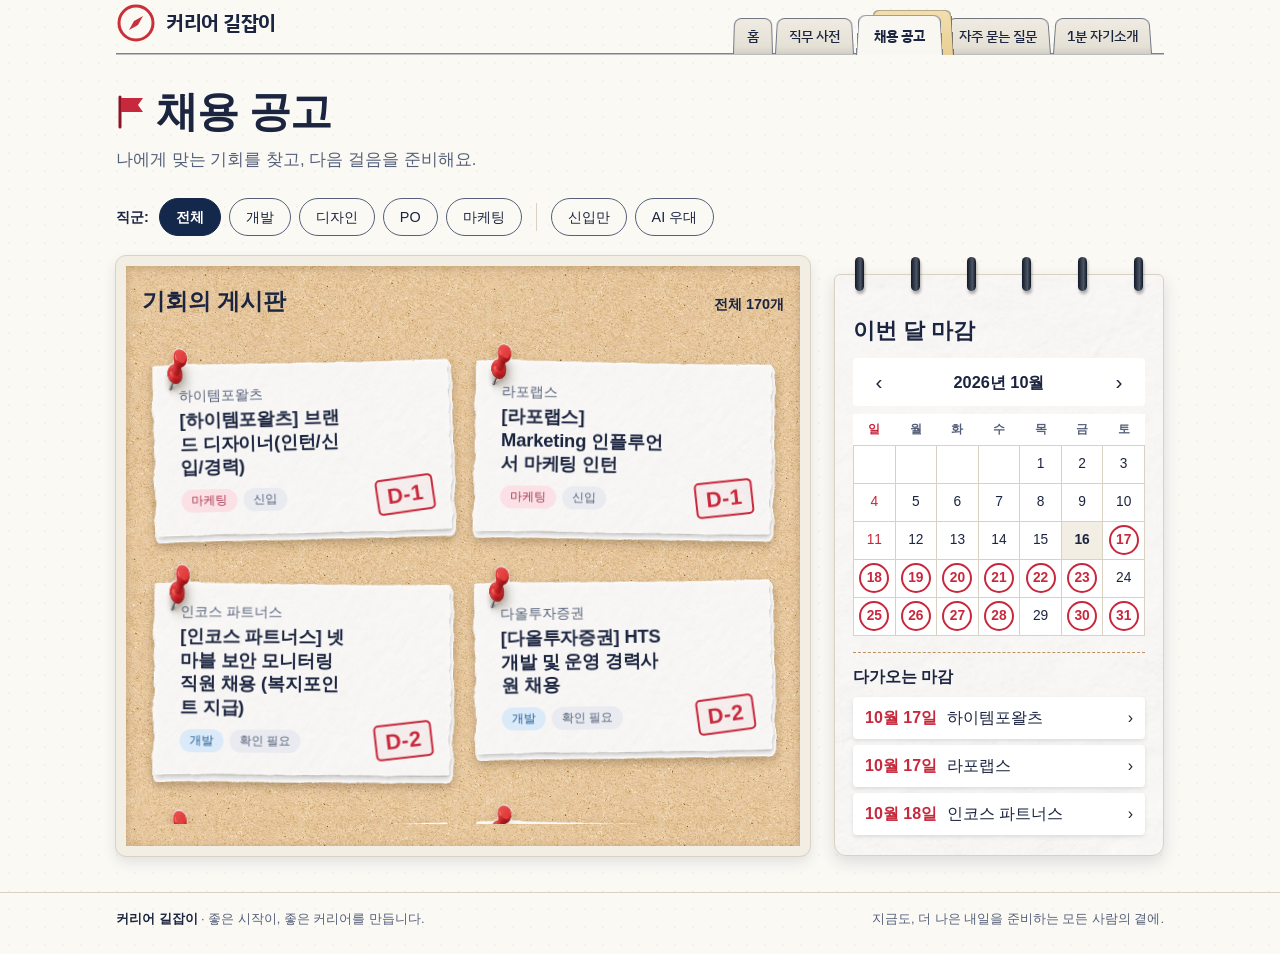
<file: jobs/index.html>
<!DOCTYPE html>
<html lang="ko">
<head>
<meta charset="UTF-8">
<meta name="viewport" content="width=device-width, initial-scale=1">
<title>채용 공고 · 커리어 길잡이</title>
<link rel="stylesheet" href="../style.css">
<link rel="stylesheet" href="style.css">
</head>
<body>

<header class="wrap menu">
  <a class="menu-logo" href="../index.html">
    <svg viewBox="0 0 40 40" aria-hidden="true"><circle cx="20" cy="20" r="17" fill="none" stroke="#C8313A" stroke-width="3"/><path class="needle" d="M27 13 22 22 13 27 18 18Z" fill="#C8313A"/></svg>
    <b>커리어 길잡이</b>
  </a>
  <nav class="menu-tabs" aria-label="주 메뉴">
    <a href="../index.html">홈</a>
    <a href="../roles/index.html">직무 사전</a>
    <a href="../jobs/index.html" aria-current="page"><span>채용 공고</span></a>
    <a href="../faq/index.html">자주 묻는 질문</a>
    <a href="../interview/index.html">1분 자기소개</a>
  </nav>
</header>

<main class="wrap">
  <section class="hero">
    <h1>
      <svg viewBox="0 0 30 34" aria-hidden="true"><path d="M4 2v30" stroke="#8d1424" stroke-width="3" stroke-linecap="round"/><path d="M5 3h22l-5 7 5 7H5z" fill="#c8283c"/></svg>
      채용 공고
    </h1>
    <p>나에게 맞는 기회를 찾고, 다음 걸음을 준비해요.</p>
  </section>

  <div class="filters" role="group" aria-label="공고 필터">
    <span class="label" id="roleLabel">직군:</span>
    <span id="roleChips" role="group" aria-labelledby="roleLabel" style="display:contents"></span>
    <span class="sep" aria-hidden="true"></span>
    <button class="chip" id="fNew" aria-pressed="false">신입만</button>
    <button class="chip" id="fAi" aria-pressed="false">AI 우대</button>
  </div>

  <div class="layout">
    <section class="board" aria-labelledby="boardTitle">
      <div class="board-head">
        <h2 id="boardTitle">기회의 게시판</h2>
        <span id="count" aria-live="polite"></span>
      </div>
      <ul class="grid" id="grid"></ul>
    </section>

    <aside class="cal" aria-labelledby="calTitle">
      <div class="rings" aria-hidden="true"><i></i><i></i><i></i><i></i><i></i><i></i></div>
      <h2 id="calTitle">이번 달 마감</h2>
      <div class="month">
        <button id="prev" aria-label="이전 달">‹</button>
        <b id="monthLabel"></b>
        <button id="next" aria-label="다음 달">›</button>
      </div>
      <table class="days">
        <thead><tr><th scope="col">일</th><th scope="col">월</th><th scope="col">화</th><th scope="col">수</th><th scope="col">목</th><th scope="col">금</th><th scope="col">토</th></tr></thead>
        <tbody id="days"></tbody>
      </table>
      <div class="upcoming">
        <h3>다가오는 마감</h3>
        <ul id="upcoming"></ul>
      </div>
    </aside>
  </div>
</main>

<footer class="site">
  <div class="wrap">
    <span><b>커리어 길잡이</b> · 좋은 시작이, 좋은 커리어를 만듭니다.</span>
    <span>지금도, 더 나은 내일을 준비하는 모든 사람의 곁에.</span>
  </div>
</footer>

<script src="data.js"></script>
<script src="script.js"></script>
</body>
</html>
</file>
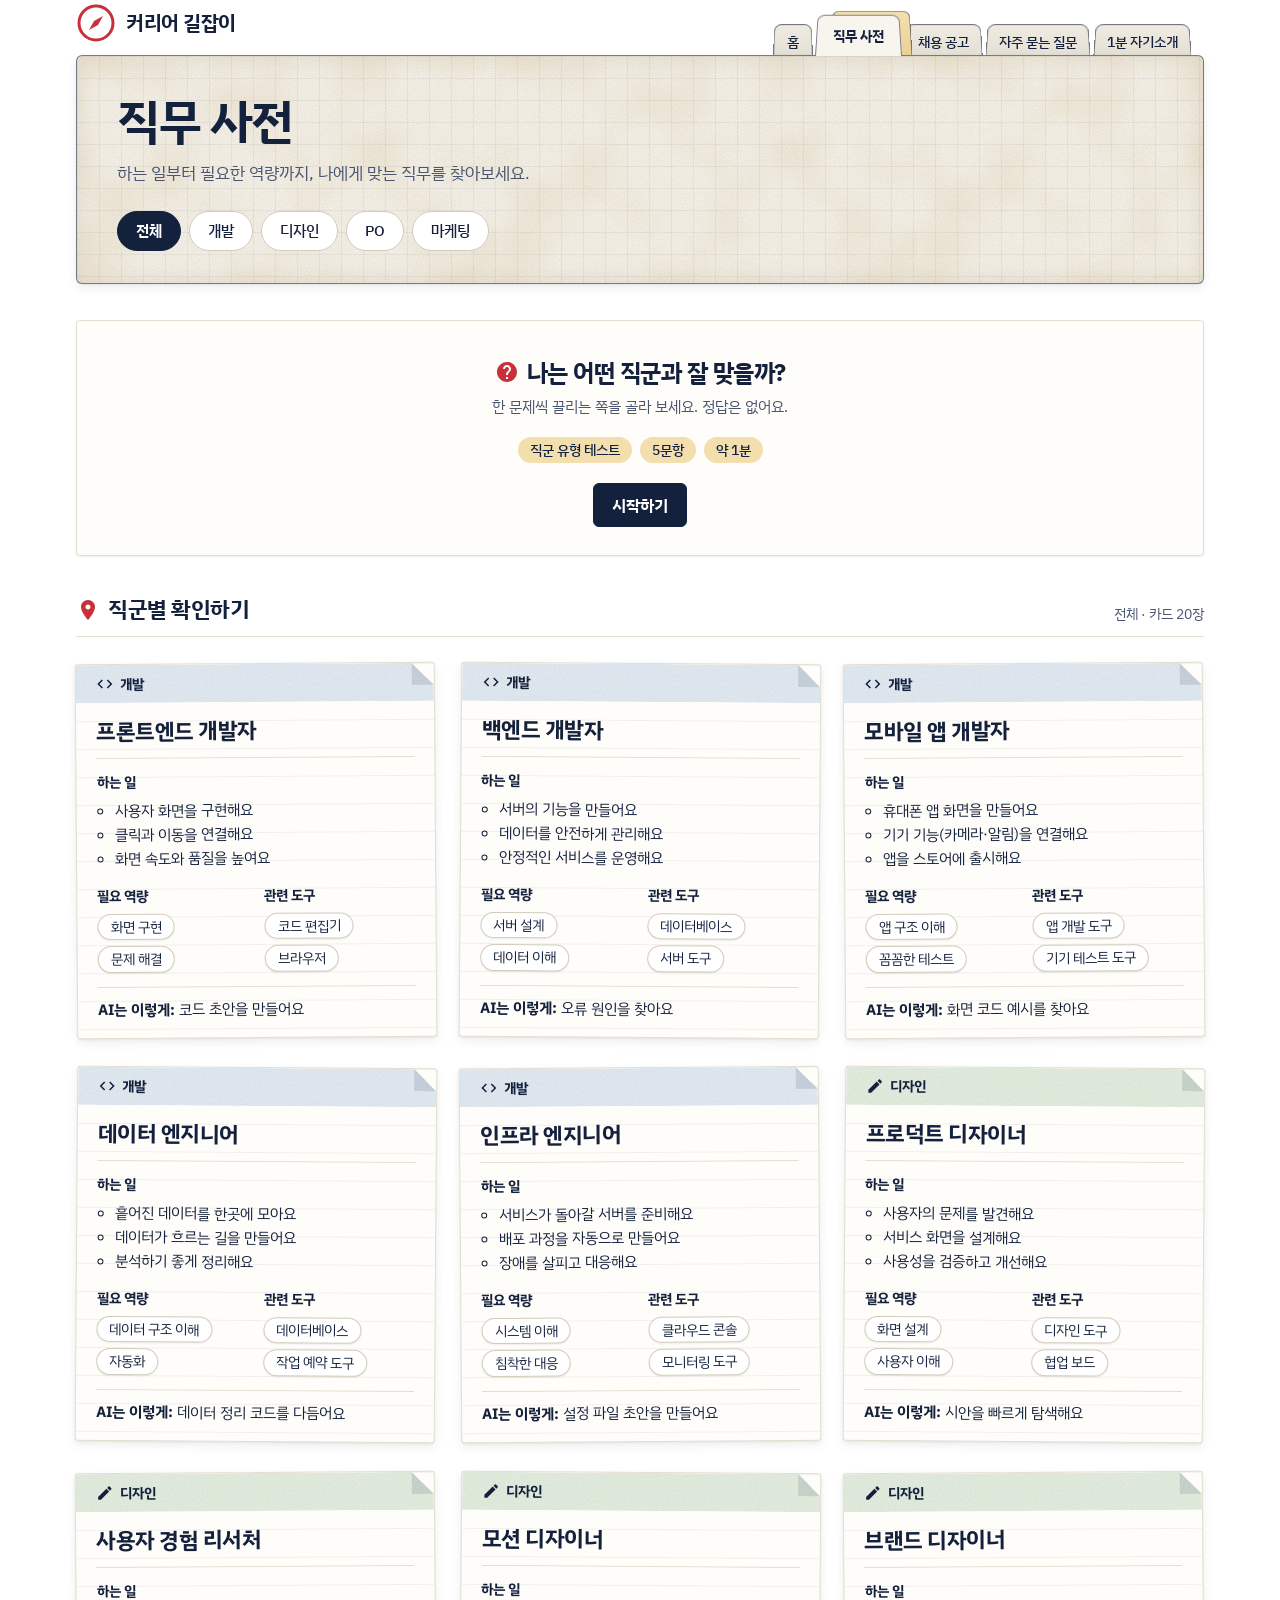
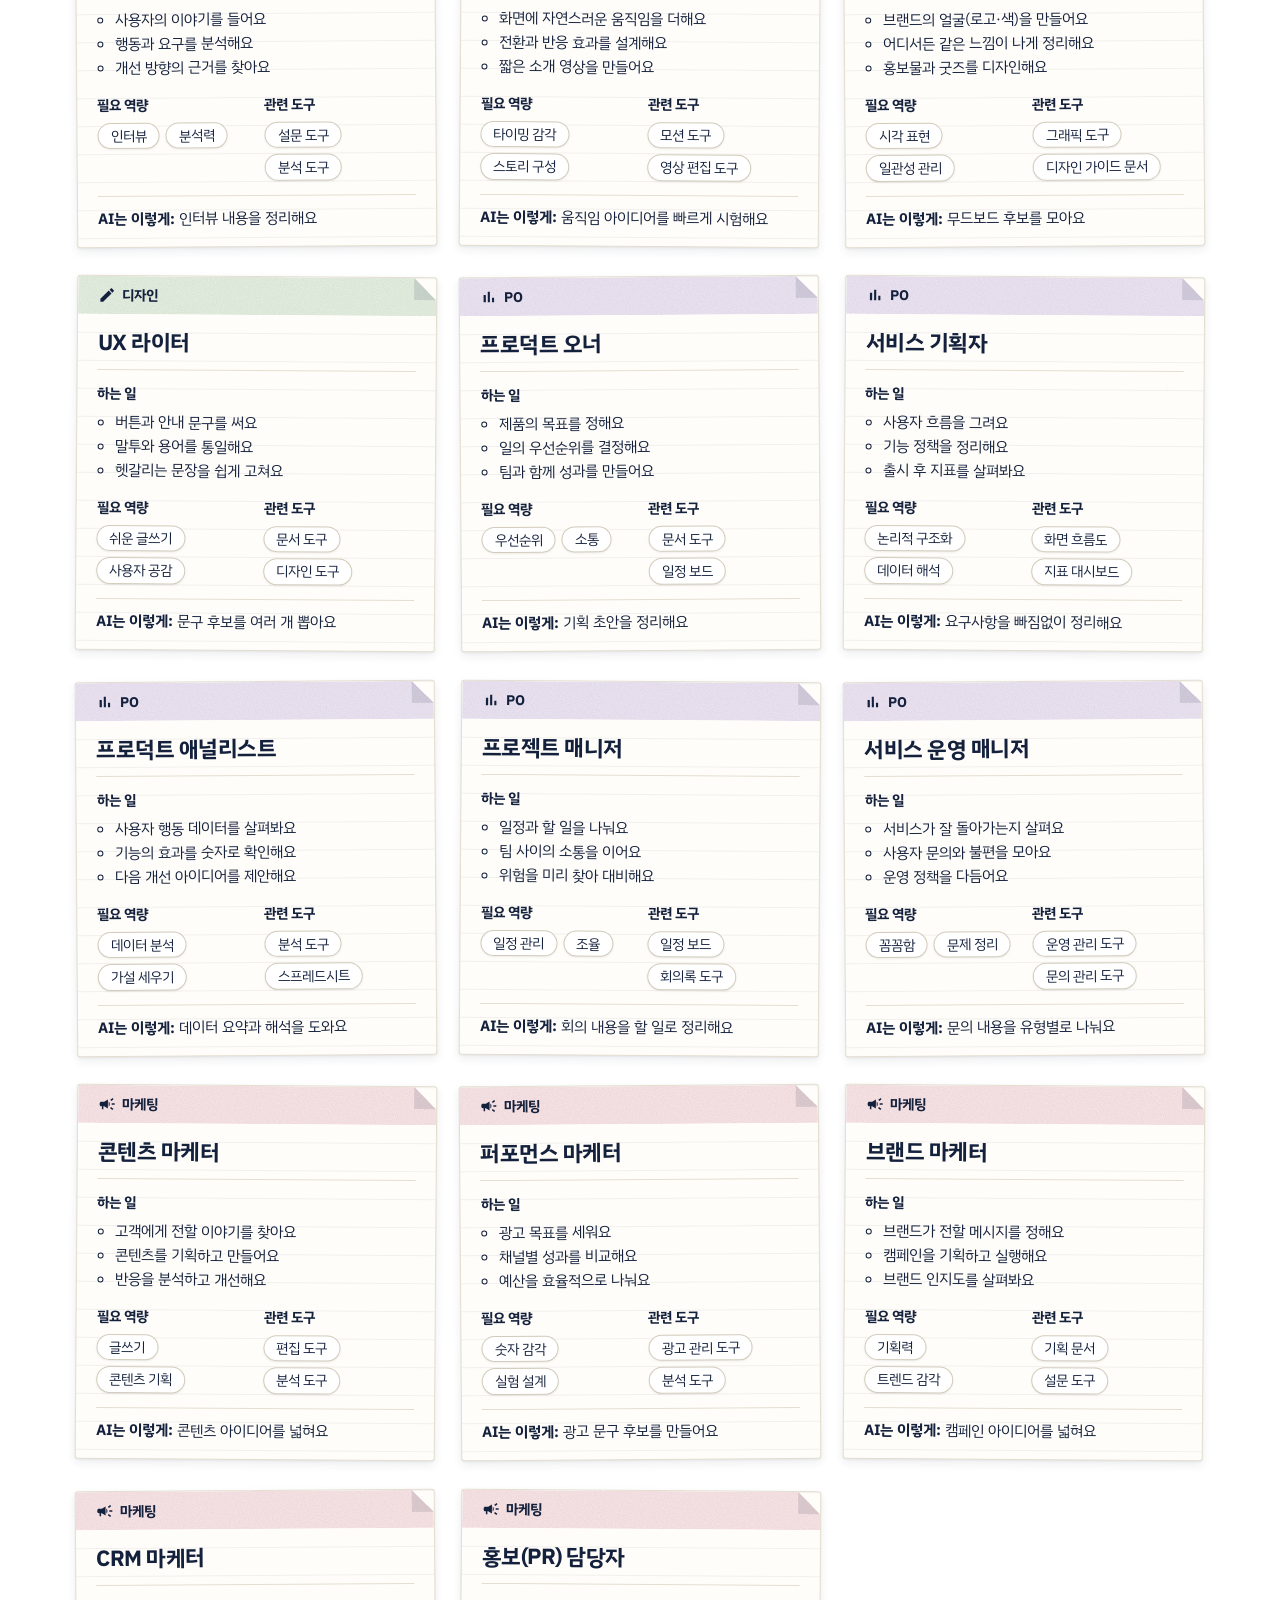
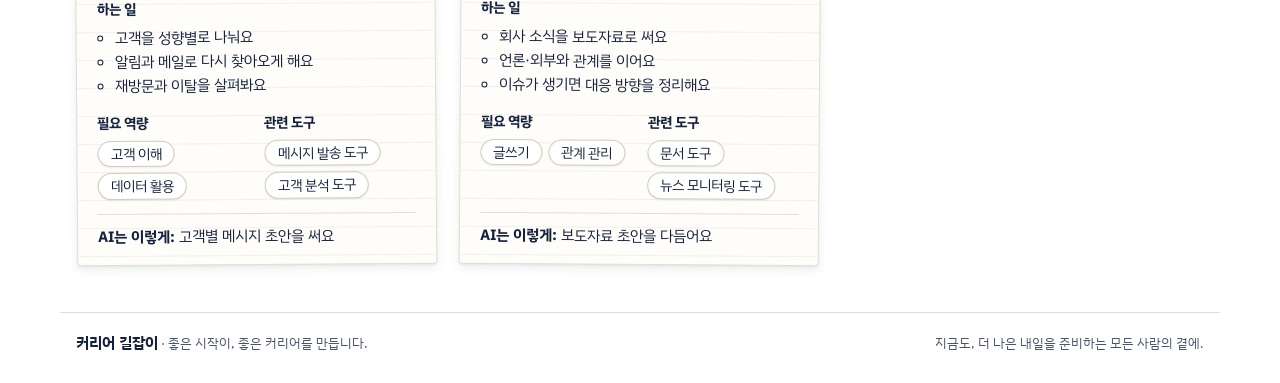
<file: roles/index.html>
<!doctype html>
<html lang="ko">
<head>
<meta charset="utf-8">
<meta name="viewport" content="width=device-width, initial-scale=1">
<title>직무 사전 | 커리어 길잡이</title>
<link rel="preconnect" href="https://fonts.googleapis.com">
<link rel="preconnect" href="https://fonts.gstatic.com" crossorigin>
<link rel="stylesheet" href="https://fonts.googleapis.com/css2?family=IBM+Plex+Sans+KR:wght@400;500;700&display=swap">
<link rel="stylesheet" href="../style.css">
<style>
/* 직무 사전 — 홈(index.html) 디자인을 따라 만든 페이지
   아래 색·질감 변수는 홈과 같은 값이에요. 공통 style.css가 생기면 그쪽으로 옮겨요 */
:root {
  --paper: #FBF9F3;
  --sheet: #F8F5EE;
  --card: #FFFDF9; /* 카드 바탕: 흰색에 가까운 연한 베이지 */
  --grid: rgba(20, 33, 61, .06);
  --ink: #14213D;
  --ink-2: #4A5570;
  --line: #E4DED0;
  --red: #C8313A;
  --folder: #F3DFAE;
  --folder-deep: #E9CF94;
  --folder-back: #DDBF7E;
  --tab: #EFEBE2;
  --tab-deep: #E3DED2;
  --tab-line: #D3CCBC;
  --white: #FFFFFF;
  --dev: #E3EEFB;
  --design: #E4F2E6;
  --po: #EDE6FA;
  --mkt: #FBE6EC;
  --tape: rgba(255, 255, 255, .55);
  /* 낡은 종이 질감: 결(grain) · 얼룩(blotch) · 바랜 잉크 마스크(ink) · 가장자리 바램(age) */
  --grain: url("data:image/svg+xml,%3Csvg xmlns='http://www.w3.org/2000/svg' width='180' height='180'%3E%3Cfilter id='n'%3E%3CfeTurbulence type='fractalNoise' baseFrequency='.85' numOctaves='3' stitchTiles='stitch'/%3E%3CfeColorMatrix values='0 0 0 0 .36 0 0 0 0 .28 0 0 0 0 .16 .2 0 0 0 0'/%3E%3C/filter%3E%3Crect width='100%25' height='100%25' filter='url%28%23n%29'/%3E%3C/svg%3E");
  --blotch: url("data:image/svg+xml,%3Csvg xmlns='http://www.w3.org/2000/svg' width='420' height='420'%3E%3Cfilter id='b'%3E%3CfeTurbulence type='fractalNoise' baseFrequency='.012' numOctaves='2' seed='7' stitchTiles='stitch'/%3E%3CfeColorMatrix values='0 0 0 0 .55 0 0 0 0 .4 0 0 0 0 .15 .42 0 0 0 -.19'/%3E%3C/filter%3E%3Crect width='100%25' height='100%25' filter='url%28%23b%29'/%3E%3C/svg%3E");
  --ink-mask: url("data:image/svg+xml,%3Csvg xmlns='http://www.w3.org/2000/svg' width='90' height='90'%3E%3Cfilter id='m'%3E%3CfeTurbulence type='fractalNoise' baseFrequency='.75' numOctaves='2' seed='11' stitchTiles='stitch'/%3E%3CfeColorMatrix values='0 0 0 0 0 0 0 0 0 0 0 0 0 0 0 0 0 0 -2.4 2.15'/%3E%3C/filter%3E%3Crect width='100%25' height='100%25' filter='url%28%23m%29'/%3E%3C/svg%3E");
  --line-ink: rgba(20, 33, 61, .55);
  --age-edge: inset 0 0 22px rgba(140, 100, 30, .16);
  /* 종이 그림자 3단계: 바닥에 놓인 종이 · 겹친 종이 · 들린 종이 */
  --shadow-1: 0 1px 2px rgba(20, 33, 61, .08);
  --shadow-2: 0 1px 2px rgba(20, 33, 61, .06), 0 4px 10px rgba(20, 33, 61, .08);
  --shadow-3: 0 2px 4px rgba(20, 33, 61, .08), 0 12px 24px rgba(20, 33, 61, .14);
}
* { box-sizing: border-box; }
body {
  margin: 0;
  background: var(--white);
  color: var(--ink);
  font: 16px/1.6 "IBM Plex Sans KR", "Apple SD Gothic Neo", "Malgun Gothic", system-ui, sans-serif;
  word-break: keep-all;
}
a { color: inherit; }
.wrap { max-width: 1160px; margin: 0 auto; padding: 0 16px; }


/* ===== 머리 종이 ===== */
.hero { position: relative; z-index: 1; margin: 0 0 36px; background: var(--sheet); border: 1.5px solid var(--line-ink); border-radius: 6px; box-shadow: var(--age-edge), var(--shadow-2); overflow: hidden;
  background-image: var(--blotch), var(--grain), linear-gradient(var(--grid) 1px, transparent 1px), linear-gradient(90deg, var(--grid) 1px, transparent 1px); background-size: 420px 420px, 180px 180px, 22px 22px, 22px 22px; }
.hero-in { display: flex; align-items: center; justify-content: space-between; gap: 24px; padding: 36px 40px 0; }
.hero h1 { margin: 0; font-size: clamp(30px, 4.6vw, 48px); line-height: 1.2; letter-spacing: -1.5px; }
.hero p { margin: 10px 0 0; color: var(--ink-2); font-size: 17px; }

/* 직군 태그 (LNB) */
.filter { display: flex; flex-wrap: wrap; gap: 8px; list-style: none; margin: 0; padding: 24px 40px 32px; }
.filter button { min-height: 40px; padding: 6px 18px; border: 1px solid var(--tab-line); border-radius: 99px; background: var(--white); color: var(--ink); font: inherit; font-size: 15px; font-weight: 500; cursor: pointer; white-space: nowrap; transition: background-color .15s, border-color .15s; }
.filter button:hover { border-color: var(--ink); }
.filter button[aria-pressed="true"] { background: var(--ink); border-color: var(--ink); color: var(--white); font-weight: 700; }
.filter button:focus-visible { outline: 3px solid var(--red); outline-offset: 2px; }

/* ===== 섹션 공통 (홈과 같음) ===== */
.sec { margin: 0 0 48px; }
.sec-head { display: flex; align-items: center; justify-content: space-between; gap: 12px; border-bottom: 1px solid var(--line); margin-bottom: 26px; }
.sec h2 { display: flex; align-items: center; gap: 8px; margin: 0; padding-bottom: 8px; font-size: 22px; letter-spacing: -.5px; }
.more { font-size: 14px; color: var(--ink-2); }

/* 아이콘 (SVG로 넣어요, 이모지는 쓰지 않아요) */
.mi { width: 24px; height: 24px; flex: none; fill: currentColor; vertical-align: -5px; }
.mi.red { fill: var(--red); }

/* ===== 직무 인덱스 카드 ===== */
.role-grid { display: grid; gap: 30px 24px; grid-template-columns: repeat(auto-fill, minmax(min(100%, 340px), 1fr)); list-style: none; margin: 0; padding: 0; }
.role-card { --tone: var(--dev); position: relative; container-type: inline-size;
  background: linear-gradient(var(--grid) 1px, transparent 1px) 0 0 / 100% 28px, var(--card);
  border-radius: 3px; border: 1px solid var(--line); box-shadow: var(--shadow-2); transform: rotate(-.4deg); transition: transform .2s, box-shadow .2s; }
.role-card:nth-child(even) { transform: rotate(.4deg); }
.role-card:hover, .role-card:focus-within { transform: translateY(-3px); box-shadow: var(--shadow-3); }
.role-card[data-group="design"] { --tone: var(--design); }
.role-card[data-group="po"] { --tone: var(--po); }
.role-card[data-group="marketing"] { --tone: var(--mkt); }
.role-card[hidden] { display: none; }

/* 직군 색 띠 + 접힌 모서리 */
.band { position: relative; display: flex; align-items: center; gap: 6px; padding: 8px 20px; background: var(--grain), var(--tone); font-size: 14px; font-weight: 700; border-radius: 3px 3px 0 0; clip-path: polygon(0 0, calc(100% - 22px) 0, 100% 22px, 100% 100%, 0 100%); }
.band .mi { width: 18px; height: 18px; }
.band::after { content: ""; position: absolute; top: 0; right: 0; width: 22px; height: 22px; background: linear-gradient(225deg, transparent 50%, rgba(20, 33, 61, .12) 50%); }

.card-in { padding: 14px 20px 16px; }
.role-card h3 { margin: 0 0 12px; font-size: 22px; letter-spacing: -.5px; line-height: 1.3; }
.cols { display: grid; grid-template-columns: 1fr 1fr; gap: 14px 16px; padding-top: 12px; border-top: 1px solid var(--line); }
.cols .tasks { grid-column: 1 / -1; }
.cols h4 { margin: 0 0 6px; font-size: 14px; }
.cols ul { margin: 0; padding-left: 18px; font-size: 15px; }
.chips { display: flex; flex-wrap: wrap; gap: 6px; }
.chip { display: inline-block; padding: 1px 12px; border-radius: 99px; border: 1px solid var(--tab-line); background: var(--white); font-size: 14px; box-shadow: var(--shadow-1); }
@container (min-width: 440px) {
  .cols { grid-template-columns: 1.7fr 1fr 1fr; }
  .cols .tasks { grid-column: auto; }
  .cols > div + div { padding-left: 14px; border-left: 1px solid var(--line); }
  .chips { flex-direction: column; align-items: flex-start; }
}
.ai { margin: 14px 0 0; padding-top: 10px; border-top: 1px solid var(--line); font-size: 15px; }
.ai b { margin-right: 4px; }

/* ===== 푸터 (홈과 같음) ===== */
.site-foot { display: flex; justify-content: space-between; align-items: center; gap: 12px; flex-wrap: wrap; padding: 18px 16px 28px; border-top: 1px solid var(--line); font-size: 13px; color: var(--ink-2); }
.site-foot b { color: var(--ink); font-size: 15px; }

.sr { position: absolute; width: 1px; height: 1px; overflow: hidden; clip: rect(0 0 0 0); }

/* ===== 직군 소개 (직군 태그를 고르면 나와요) ===== */
.intro { --tone: var(--dev); margin: 0 0 30px; padding: 22px 26px 22px 32px; border: 1px solid var(--line); border-radius: 4px;
  background: linear-gradient(var(--tone), var(--tone)) 0 0 / 8px 100% no-repeat, var(--card); box-shadow: var(--shadow-1); }
.intro[hidden] { display: none; }
.intro[data-group="design"] { --tone: var(--design); }
.intro[data-group="po"] { --tone: var(--po); }
.intro[data-group="marketing"] { --tone: var(--mkt); }
.intro h3 { display: flex; align-items: center; gap: 8px; margin: 0 0 6px; font-size: 20px; letter-spacing: -.5px; }
.intro .lead { margin: 0 0 16px; color: var(--ink-2); }
.intro-cols { display: grid; grid-template-columns: 1fr 1fr; gap: 14px 24px; padding-top: 14px; border-top: 1px solid var(--line); }
.intro h4 { margin: 0 0 6px; font-size: 15px; }
.intro ul { margin: 0; padding-left: 18px; font-size: 15px; }
@media (max-width: 560px) {
  .intro { padding: 18px 16px 18px 24px; }
  .intro-cols { grid-template-columns: 1fr; }
}

/* ===== 미니 게임 테스트 (전체: 직군 유형 / 직군 선택: 상세 직무) ===== */
.quiz { --tone: var(--dev); margin: 0 0 36px; padding: 22px 26px; border: 1px solid var(--line); border-radius: 4px; background: var(--card); box-shadow: var(--shadow-1); }
.quiz[hidden] { display: none; }
.quiz[data-group="design"] { --tone: var(--design); }
.quiz[data-group="po"] { --tone: var(--po); }
.quiz[data-group="marketing"] { --tone: var(--mkt); }
.quiz[data-group="all"] { --tone: var(--folder); }
.quiz-result[data-group="dev"] { --tone: var(--dev); }
.quiz-result[data-group="design"] { --tone: var(--design); }
.quiz-result[data-group="po"] { --tone: var(--po); }
.quiz-result[data-group="marketing"] { --tone: var(--mkt); }
.quiz h3 { display: flex; align-items: center; gap: 8px; margin: 0 0 4px; font-size: 20px; letter-spacing: -.5px; }
.quiz .lead { margin: 0 0 18px; color: var(--ink-2); font-size: 15px; }
/* 시작 화면 */
.q-start { padding: 10px 0 6px; text-align: center; }
.q-start h3 { justify-content: center; font-size: 24px; }
.q-meta { display: flex; justify-content: center; flex-wrap: wrap; gap: 8px; margin: 0 0 20px; padding: 0; list-style: none; }
.q-meta li { padding: 2px 12px; border-radius: 99px; background: var(--tone); font-size: 14px; font-weight: 500; }
/* 진행 단계: 질문 n / 전체 + 단계 막대 */
.q-top { display: flex; align-items: baseline; justify-content: space-between; gap: 12px; margin-bottom: 10px; font-size: 14px; }
.q-count b { font-size: 18px; }
.q-left { color: var(--ink-2); }
.q-steps { display: flex; gap: 6px; margin: 0; padding: 0; list-style: none; }
.q-steps li { flex: 1; height: 8px; border-radius: 99px; background: var(--line); transition: background-color .3s; }
.q-steps li.done { background: var(--ink); }
.q-steps li.now { background: var(--red); }
/* 문제 카드: 한 문제씩 옆에서 밀려 들어와요 */
.q-card { animation: q-in .28s ease-out; }
@keyframes q-in { from { opacity: 0; transform: translateX(18px); } to { opacity: 1; transform: none; } }
.quiz .q-text { display: block; margin: 22px 0 18px; font-size: 22px; line-height: 1.4; outline: none; }
.q-text small { display: block; margin-bottom: 2px; color: var(--red); font-size: 13px; letter-spacing: 1px; }
.choices { display: grid; grid-template-columns: 1fr 1fr; gap: 10px; margin: 0; padding: 0; list-style: none; }
.choice { display: flex; align-items: center; gap: 12px; width: 100%; height: 100%; min-height: 68px; padding: 14px 16px; border: 1.5px solid var(--tab-line); border-radius: 12px; background: var(--white); color: var(--ink); font: inherit; font-size: 16px; text-align: left; cursor: pointer; box-shadow: var(--shadow-1); transition: transform .15s, border-color .15s, box-shadow .15s, background-color .15s; }
.choice .key { flex: none; display: grid; place-items: center; width: 30px; height: 30px; border-radius: 50%; background: var(--tone); font-size: 14px; font-weight: 700; }
.choice:hover { transform: translateY(-2px); border-color: var(--ink); box-shadow: var(--shadow-2); }
.choice:focus-visible { outline: 3px solid var(--red); outline-offset: 2px; }
.choice.chosen { transform: scale(.98); background: var(--ink); border-color: var(--ink); color: var(--white); }
.choice.chosen .key { background: var(--white); color: var(--ink); }
.q-nav { display: flex; justify-content: space-between; align-items: center; gap: 12px; margin-top: 14px; color: var(--ink-2); font-size: 14px; }
.q-back { min-height: 44px; padding: 8px 4px; border: 0; background: none; color: var(--ink); font: inherit; text-decoration: underline; cursor: pointer; }
.q-back[disabled] { visibility: hidden; }
/* 결과 화면 */
.q-stamp { display: inline-block; margin-bottom: 10px; padding: 2px 14px; border: 2px solid var(--red); border-radius: 50%; color: var(--red); font-weight: 700; transform: rotate(-8deg); -webkit-mask: var(--ink-mask); mask: var(--ink-mask); }
.quiz-result { margin-top: 18px; padding: 18px 20px; border-radius: 6px; background: var(--tone); outline: none; }
.quiz-result .pick { margin: 0 0 4px; font-size: 18px; }
.quiz-result p { margin: 0 0 6px; }
.quiz-result .note { color: var(--ink-2); font-size: 14px; }
.quiz-actions { display: flex; flex-wrap: wrap; gap: 8px; margin-top: 12px; }
.qbtn { min-height: 44px; padding: 8px 18px; border: 1px solid var(--ink); border-radius: 6px; background: var(--white); color: var(--ink); font: inherit; font-weight: 700; cursor: pointer; }
.qbtn.dark { background: var(--ink); color: var(--white); }
.qbtn:focus-visible { outline: 3px solid var(--red); outline-offset: 2px; }
/* 결과로 고른 카드 표시 */
.role-card.picked { outline: 3px solid var(--red); outline-offset: 4px; }
@media (max-width: 560px) {
  .quiz { padding: 18px 16px; }
  .choices { grid-template-columns: 1fr; }
  .choice { min-height: 56px; font-size: 15px; }
  .quiz .q-text { margin: 18px 0 14px; font-size: 19px; }
  .q-start h3 { font-size: 20px; }
}
@media (prefers-reduced-motion: reduce) {
  .q-card { animation: none; }
  .choice, .q-steps li { transition: none; }
}

@media (max-width: 560px) {
  .hero-in { padding: 24px 20px 0; }
  .filter { padding: 20px 20px 24px; gap: 6px; }
  .filter button { padding: 6px 14px; }
  .card-in { padding: 12px 16px 14px; }
}
@media (prefers-reduced-motion: reduce) {
  .role-card, .filter button { transition: none; }
}
</style>
</head>
<body>
<svg width="0" height="0" style="position:absolute" aria-hidden="true" focusable="false"><filter id="worn"><feTurbulence type="fractalNoise" baseFrequency=".05" numOctaves="3" seed="4"/><feDisplacementMap in="SourceGraphic" scale="4"/></filter></svg>

<header class="wrap menu menu--on-sheet">
  <a class="menu-logo" href="../index.html">
    <svg viewBox="0 0 40 40" aria-hidden="true"><circle cx="20" cy="20" r="17" fill="none" stroke="#C8313A" stroke-width="3"/><path class="needle" d="M27 13 22 22 13 27 18 18Z" fill="#C8313A"/></svg>
    <b>커리어 길잡이</b>
  </a>
  <nav class="menu-tabs" aria-label="주 메뉴">
    <a href="../index.html">홈</a>
    <a href="../roles/index.html" aria-current="page"><span>직무 사전</span></a>
    <a href="../jobs/index.html">채용 공고</a>
    <a href="../faq/index.html">자주 묻는 질문</a>
    <a href="../interview/index.html">1분 자기소개</a>
  </nav>
</header>

<main class="wrap">
  <section class="hero" aria-labelledby="hero-title">
    <div class="hero-in">
      <div>
        <h1 id="hero-title">직무 사전</h1>
        <p>하는 일부터 필요한 역량까지, 나에게 맞는 직무를 찾아보세요.</p>
      </div>
    </div>

    <ul class="filter" aria-label="직군으로 보기">
      <li><button type="button" data-filter="all" aria-pressed="true">전체</button></li>
      <li><button type="button" data-filter="dev" aria-pressed="false">개발</button></li>
      <li><button type="button" data-filter="design" aria-pressed="false">디자인</button></li>
      <li><button type="button" data-filter="po" aria-pressed="false">PO</button></li>
      <li><button type="button" data-filter="marketing" aria-pressed="false">마케팅</button></li>
    </ul>
  </section>

  <section class="sec" aria-labelledby="cards-title">
    <div class="quiz" id="quiz" hidden></div>
    <div class="intro" id="intro" hidden></div>
    <div class="sec-head">
      <h2 id="cards-title"><svg class="mi red" viewBox="0 0 24 24" aria-hidden="true"><path d="M12 2C8.13 2 5 5.13 5 9c0 5.25 7 13 7 13s7-7.75 7-13c0-3.87-3.13-7-7-7zm0 9.5c-1.38 0-2.5-1.12-2.5-2.5s1.12-2.5 2.5-2.5 2.5 1.12 2.5 2.5-1.12 2.5-2.5 2.5z"/></svg>직군별 확인하기</h2>
      <span class="more" id="count" aria-live="polite"></span>
    </div>
    <ul class="role-grid" id="role-grid"></ul>
  </section>
</main>

<footer class="wrap site-foot">
  <span><b>커리어 길잡이</b> · 좋은 시작이, 좋은 커리어를 만듭니다.</span>
  <span>지금도, 더 나은 내일을 준비하는 모든 사람의 곁에.</span>
</footer>

<script>
  // 직군 이름과 아이콘 (홈의 직군 폴더와 같은 아이콘)
  const GROUPS = {
    dev: { name: "개발", icon: '<path d="M9.4 16.6L4.8 12l4.6-4.6L8 6l-6 6 6 6 1.4-1.4zm5.2 0l4.6-4.6-4.6-4.6L16 6l6 6-6 6-1.4-1.4z"/>' },
    design: { name: "디자인", icon: '<path d="M3 17.25V21h3.75L17.81 9.94l-3.75-3.75L3 17.25zM20.71 7.04c.39-.39.39-1.02 0-1.41l-2.34-2.34c-.39-.39-1.02-.39-1.41 0l-1.83 1.83 3.75 3.75 1.83-1.83z"/>' },
    po: { name: "PO", icon: '<path d="M5 9.2h3V19H5zM10.6 5h2.8v14h-2.8zm5.6 8H19v6h-2.8z"/>' },
    marketing: { name: "마케팅", icon: '<path d="M18 11v2h4v-2h-4zm-2 6.61c.96.71 2.21 1.65 3.2 2.39.4-.53.8-1.07 1.2-1.6-.99-.74-2.24-1.68-3.2-2.4-.4.54-.8 1.08-1.2 1.61zM20.4 5.6c-.4-.53-.8-1.07-1.2-1.6-.99.74-2.24 1.68-3.2 2.4.4.53.8 1.07 1.2 1.6.96-.72 2.21-1.65 3.2-2.4zM4 9c-1.1 0-2 .9-2 2v2c0 1.1.9 2 2 2h1v4h2v-4h1l5 3V6L8 9H4zm11.5 3c0-1.33-.58-2.53-1.5-3.35v6.69c.92-.81 1.5-2.01 1.5-3.34z"/>' }
  };

  // 직군 소개 — 직군 태그를 고르면 카드 위에 나와요 (네 직군 같은 분량으로)
  const INTROS = {
    dev: {
      summary: "코드로 서비스를 만들고, 문제가 생기면 원인을 찾아 고쳐요. 사용자가 보는 화면부터 보이지 않는 서버까지 맡는 영역이 넓어요.",
      fit: ["원리를 끝까지 파고드는 걸 좋아하는 분", "작은 결과물이라도 직접 만들어 보고 싶은 분", "오류를 하나씩 풀어 가는 과정이 즐거운 분"],
      start: ["HTML·CSS로 나만의 페이지 하나 만들어 보기", "만든 결과물을 저장소에 올려 기록하기", "자주 쓰는 서비스의 화면을 따라 만들어 보기"]
    },
    design: {
      summary: "사용자가 겪는 불편을 발견하고, 더 쓰기 쉬운 화면과 경험으로 바꿔요. 보기 좋은 것만큼 문제를 잘 푸는 것이 중요해요.",
      fit: ["사람들이 왜 그렇게 행동하는지 궁금한 분", "생각을 그림이나 화면으로 정리하는 걸 좋아하는 분", "피드백을 받아 고쳐 나가는 과정이 즐거운 분"],
      start: ["자주 쓰는 앱의 불편한 점을 찾아 개선안 그려 보기", "주변 사람 한 명에게 사용 경험 물어보기", "작업 과정을 글과 그림으로 정리해 두기"]
    },
    po: {
      summary: "무엇을 왜 만들지 정하고, 팀이 같은 목표를 보고 움직이도록 도와요. 사용자와 팀 사이에서 방향을 잡는 역할이에요.",
      fit: ["여러 의견을 듣고 정리하는 걸 잘하는 분", "왜 이걸 해야 하는지 이유를 찾는 분", "숫자와 사용자 이야기를 함께 보는 분"],
      start: ["좋아하는 서비스의 기능 하나를 골라 목표와 이유 적어 보기", "할 일 목록에 우선순위를 매기고 근거 써 보기", "간단한 기획서를 한 장으로 정리해 보기"]
    },
    marketing: {
      summary: "서비스의 가치를 필요한 사람에게 알리고, 반응을 보며 더 좋은 방법을 찾아요. 이야기와 숫자를 함께 다뤄요.",
      fit: ["사람들이 무엇에 끌리는지 관심이 많은 분", "글이나 영상으로 생각을 전하는 걸 좋아하는 분", "결과를 보고 다음 시도를 바꿔 보는 분"],
      start: ["좋아하는 브랜드의 콘텐츠를 보고 잘된 점 정리하기", "짧은 소개 글이나 카드뉴스 하나 만들어 보기", "올린 글의 반응을 기록하고 비교해 보기"]
    }
  };

  // 직무 카드 데이터 — 직군마다 5개씩, 같은 분량으로
  const ROLES = [
    // ---- 개발 ----
    { group: "dev", name: "프론트엔드 개발자",
      tasks: ["사용자 화면을 구현해요", "클릭과 이동을 연결해요", "화면 속도와 품질을 높여요"],
      skills: ["화면 구현", "문제 해결"], tools: ["코드 편집기", "브라우저"],
      ai: "코드 초안을 만들어요" },
    { group: "dev", name: "백엔드 개발자",
      tasks: ["서버의 기능을 만들어요", "데이터를 안전하게 관리해요", "안정적인 서비스를 운영해요"],
      skills: ["서버 설계", "데이터 이해"], tools: ["데이터베이스", "서버 도구"],
      ai: "오류 원인을 찾아요" },
    { group: "dev", name: "모바일 앱 개발자",
      tasks: ["휴대폰 앱 화면을 만들어요", "기기 기능(카메라·알림)을 연결해요", "앱을 스토어에 출시해요"],
      skills: ["앱 구조 이해", "꼼꼼한 테스트"], tools: ["앱 개발 도구", "기기 테스트 도구"],
      ai: "화면 코드 예시를 찾아요" },
    { group: "dev", name: "데이터 엔지니어",
      tasks: ["흩어진 데이터를 한곳에 모아요", "데이터가 흐르는 길을 만들어요", "분석하기 좋게 정리해요"],
      skills: ["데이터 구조 이해", "자동화"], tools: ["데이터베이스", "작업 예약 도구"],
      ai: "데이터 정리 코드를 다듬어요" },
    { group: "dev", name: "인프라 엔지니어",
      tasks: ["서비스가 돌아갈 서버를 준비해요", "배포 과정을 자동으로 만들어요", "장애를 살피고 대응해요"],
      skills: ["시스템 이해", "침착한 대응"], tools: ["클라우드 콘솔", "모니터링 도구"],
      ai: "설정 파일 초안을 만들어요" },
    // ---- 디자인 ----
    { group: "design", name: "프로덕트 디자이너",
      tasks: ["사용자의 문제를 발견해요", "서비스 화면을 설계해요", "사용성을 검증하고 개선해요"],
      skills: ["화면 설계", "사용자 이해"], tools: ["디자인 도구", "협업 보드"],
      ai: "시안을 빠르게 탐색해요" },
    { group: "design", name: "사용자 경험 리서처",
      tasks: ["사용자의 이야기를 들어요", "행동과 요구를 분석해요", "개선 방향의 근거를 찾아요"],
      skills: ["인터뷰", "분석력"], tools: ["설문 도구", "분석 도구"],
      ai: "인터뷰 내용을 정리해요" },
    { group: "design", name: "모션 디자이너",
      tasks: ["화면에 자연스러운 움직임을 더해요", "전환과 반응 효과를 설계해요", "짧은 소개 영상을 만들어요"],
      skills: ["타이밍 감각", "스토리 구성"], tools: ["모션 도구", "영상 편집 도구"],
      ai: "움직임 아이디어를 빠르게 시험해요" },
    { group: "design", name: "브랜드 디자이너",
      tasks: ["브랜드의 얼굴(로고·색)을 만들어요", "어디서든 같은 느낌이 나게 정리해요", "홍보물과 굿즈를 디자인해요"],
      skills: ["시각 표현", "일관성 관리"], tools: ["그래픽 도구", "디자인 가이드 문서"],
      ai: "무드보드 후보를 모아요" },
    { group: "design", name: "UX 라이터",
      tasks: ["버튼과 안내 문구를 써요", "말투와 용어를 통일해요", "헷갈리는 문장을 쉽게 고쳐요"],
      skills: ["쉬운 글쓰기", "사용자 공감"], tools: ["문서 도구", "디자인 도구"],
      ai: "문구 후보를 여러 개 뽑아요" },
    // ---- PO ----
    { group: "po", name: "프로덕트 오너",
      tasks: ["제품의 목표를 정해요", "일의 우선순위를 결정해요", "팀과 함께 성과를 만들어요"],
      skills: ["우선순위", "소통"], tools: ["문서 도구", "일정 보드"],
      ai: "기획 초안을 정리해요" },
    { group: "po", name: "서비스 기획자",
      tasks: ["사용자 흐름을 그려요", "기능 정책을 정리해요", "출시 후 지표를 살펴봐요"],
      skills: ["논리적 구조화", "데이터 해석"], tools: ["화면 흐름도", "지표 대시보드"],
      ai: "요구사항을 빠짐없이 정리해요" },
    { group: "po", name: "프로덕트 애널리스트",
      tasks: ["사용자 행동 데이터를 살펴봐요", "기능의 효과를 숫자로 확인해요", "다음 개선 아이디어를 제안해요"],
      skills: ["데이터 분석", "가설 세우기"], tools: ["분석 도구", "스프레드시트"],
      ai: "데이터 요약과 해석을 도와요" },
    { group: "po", name: "프로젝트 매니저",
      tasks: ["일정과 할 일을 나눠요", "팀 사이의 소통을 이어요", "위험을 미리 찾아 대비해요"],
      skills: ["일정 관리", "조율"], tools: ["일정 보드", "회의록 도구"],
      ai: "회의 내용을 할 일로 정리해요" },
    { group: "po", name: "서비스 운영 매니저",
      tasks: ["서비스가 잘 돌아가는지 살펴요", "사용자 문의와 불편을 모아요", "운영 정책을 다듬어요"],
      skills: ["꼼꼼함", "문제 정리"], tools: ["운영 관리 도구", "문의 관리 도구"],
      ai: "문의 내용을 유형별로 나눠요" },
    // ---- 마케팅 ----
    { group: "marketing", name: "콘텐츠 마케터",
      tasks: ["고객에게 전할 이야기를 찾아요", "콘텐츠를 기획하고 만들어요", "반응을 분석하고 개선해요"],
      skills: ["글쓰기", "콘텐츠 기획"], tools: ["편집 도구", "분석 도구"],
      ai: "콘텐츠 아이디어를 넓혀요" },
    { group: "marketing", name: "퍼포먼스 마케터",
      tasks: ["광고 목표를 세워요", "채널별 성과를 비교해요", "예산을 효율적으로 나눠요"],
      skills: ["숫자 감각", "실험 설계"], tools: ["광고 관리 도구", "분석 도구"],
      ai: "광고 문구 후보를 만들어요" },
    { group: "marketing", name: "브랜드 마케터",
      tasks: ["브랜드가 전할 메시지를 정해요", "캠페인을 기획하고 실행해요", "브랜드 인지도를 살펴봐요"],
      skills: ["기획력", "트렌드 감각"], tools: ["기획 문서", "설문 도구"],
      ai: "캠페인 아이디어를 넓혀요" },
    { group: "marketing", name: "CRM 마케터",
      tasks: ["고객을 성향별로 나눠요", "알림과 메일로 다시 찾아오게 해요", "재방문과 이탈을 살펴봐요"],
      skills: ["고객 이해", "데이터 활용"], tools: ["메시지 발송 도구", "고객 분석 도구"],
      ai: "고객별 메시지 초안을 써요" },
    { group: "marketing", name: "홍보(PR) 담당자",
      tasks: ["회사 소식을 보도자료로 써요", "언론·외부와 관계를 이어요", "이슈가 생기면 대응 방향을 정리해요"],
      skills: ["글쓰기", "관계 관리"], tools: ["문서 도구", "뉴스 모니터링 도구"],
      ai: "보도자료 초안을 다듬어요" }
  ];

  const grid = document.getElementById("role-grid");
  const count = document.getElementById("count");
  const buttons = document.querySelectorAll(".filter button");

  const icon = (g) => `<svg class="mi" viewBox="0 0 24 24" aria-hidden="true">${GROUPS[g].icon}</svg>`;
  const listItems = (arr) => arr.map((t) => `<li>${t}</li>`).join("");
  const chips = (arr) => arr.map((t) => `<span class="chip">${t}</span>`).join("");

  grid.innerHTML = ROLES.map((r) => `
    <li class="role-card" data-group="${r.group}" data-name="${r.name}">
      <div class="band">${icon(r.group)}${GROUPS[r.group].name}</div>
      <div class="card-in">
        <h3>${r.name}</h3>
        <div class="cols">
          <div class="tasks"><h4>하는 일</h4><ul>${listItems(r.tasks)}</ul></div>
          <div><h4>필요 역량</h4><div class="chips">${chips(r.skills)}</div></div>
          <div><h4>관련 도구</h4><div class="chips">${chips(r.tools)}</div></div>
        </div>
        <p class="ai"><b>AI는 이렇게:</b>${r.ai}</p>
      </div>
    </li>`).join("");

  function showGroup(filter) {
    if (filter !== "all" && !GROUPS[filter]) filter = "all";
    let shown = 0;
    grid.querySelectorAll(".role-card").forEach((card) => {
      const match = filter === "all" || card.dataset.group === filter;
      card.hidden = !match;
      if (match) shown++;
    });
    buttons.forEach((b) => b.setAttribute("aria-pressed", b.dataset.filter === filter));
    const label = filter === "all" ? "전체" : GROUPS[filter].name;
    count.textContent = `${label} · 카드 ${shown}장`;
    grid.querySelectorAll(".picked").forEach((c) => c.classList.remove("picked"));
    showIntro(filter);
    showQuiz(filter);
  }

  // 직군 소개 칸: "전체"일 때는 숨기고, 직군을 고르면 그 직군 소개를 보여줘요
  const intro = document.getElementById("intro");
  function showIntro(filter) {
    if (filter === "all") { intro.hidden = true; return; }
    const it = INTROS[filter];
    intro.dataset.group = filter;
    intro.innerHTML = `
      <h3>${icon(filter)}${GROUPS[filter].name} 직군은 이런 일을 해요</h3>
      <p class="lead">${it.summary}</p>
      <div class="intro-cols">
        <div><h4>이런 분께 잘 맞아요</h4><ul>${listItems(it.fit)}</ul></div>
        <div><h4>첫걸음으로 해 보면 좋아요</h4><ul>${listItems(it.start)}</ul></div>
      </div>`;
    intro.hidden = false;
  }

  // ===== 간단 적합도 테스트 =====
  // 직군마다 3문항 × 보기 4개. 보기를 고르면 적힌 직무에 1점씩 더해요 (네 직군 같은 분량)
  const QUIZ = {
    dev: [
      { q: "만들고 나서 가장 뿌듯한 순간은?", opts: [
        ["내가 만든 화면을 사람들이 직접 눌러 볼 때", ["프론트엔드 개발자", "모바일 앱 개발자"]],
        ["보이지 않는 곳에서 기능이 정확히 돌아갈 때", ["백엔드 개발자"]],
        ["엉켜 있던 데이터가 깔끔하게 정리될 때", ["데이터 엔지니어"]],
        ["서비스가 멈추지 않고 안정적으로 돌아갈 때", ["인프라 엔지니어"]] ] },
      { q: "더 끌리는 작업은?", opts: [
        ["웹 브라우저에서 바로 확인되는 작업", ["프론트엔드 개발자"]],
        ["휴대폰에서 손으로 만져 보는 작업", ["모바일 앱 개발자"]],
        ["규칙과 흐름을 설계하는 작업", ["백엔드 개발자", "데이터 엔지니어"]],
        ["반복되는 일을 자동으로 만드는 작업", ["인프라 엔지니어", "데이터 엔지니어"]] ] },
      { q: "팀에서 맡고 싶은 역할은?", opts: [
        ["디자이너와 함께 화면을 다듬기", ["프론트엔드 개발자", "모바일 앱 개발자"]],
        ["데이터가 안전하게 오가도록 책임지기", ["백엔드 개발자"]],
        ["분석하는 동료가 쓸 데이터 준비하기", ["데이터 엔지니어"]],
        ["문제가 생기면 가장 먼저 원인 살피기", ["인프라 엔지니어", "백엔드 개발자"]] ] }
    ],
    design: [
      { q: "작업하면서 가장 뿌듯한 순간은?", opts: [
        ["복잡한 화면이 한눈에 정리될 때", ["프로덕트 디자이너"]],
        ["사용자의 진짜 속마음을 알아냈을 때", ["사용자 경험 리서처"]],
        ["움직임 하나로 화면이 살아날 때", ["모션 디자이너"]],
        ["로고와 색만 봐도 우리 브랜드인 걸 알아볼 때", ["브랜드 디자이너"]] ] },
      { q: "더 끌리는 작업은?", opts: [
        ["사람들과 대화하고 행동을 관찰하기", ["사용자 경험 리서처"]],
        ["딱 맞는 단어와 문장을 고르기", ["UX 라이터"]],
        ["영상이나 애니메이션 만들기", ["모션 디자이너"]],
        ["서비스 화면의 흐름 전체를 설계하기", ["프로덕트 디자이너"]] ] },
      { q: "팀에서 맡고 싶은 역할은?", opts: [
        ["서비스 전체의 말투와 용어 정하기", ["UX 라이터", "브랜드 디자이너"]],
        ["브랜드 디자인 가이드 만들기", ["브랜드 디자이너"]],
        ["사용자 테스트를 진행하고 결과 공유하기", ["사용자 경험 리서처", "프로덕트 디자이너"]],
        ["개발자와 함께 화면 효과 맞추기", ["모션 디자이너", "프로덕트 디자이너"]] ] }
    ],
    po: [
      { q: "일하면서 가장 뿌듯한 순간은?", opts: [
        ["팀이 같은 목표를 보고 움직일 때", ["프로덕트 오너"]],
        ["꼼꼼히 짠 기획이 그대로 만들어질 때", ["서비스 기획자"]],
        ["개선 효과를 숫자로 확인했을 때", ["프로덕트 애널리스트"]],
        ["일정에 맞춰 무사히 출시했을 때", ["프로젝트 매니저"]] ] },
      { q: "더 끌리는 작업은?", opts: [
        ["무엇부터 할지 우선순위 정하기", ["프로덕트 오너"]],
        ["화면 흐름과 정책 문서 쓰기", ["서비스 기획자"]],
        ["데이터를 보고 가설 세우기", ["프로덕트 애널리스트"]],
        ["사용자 문의를 모아 개선점 찾기", ["서비스 운영 매니저"]] ] },
      { q: "팀에서 맡고 싶은 역할은?", opts: [
        ["여러 팀의 일정과 소통 조율하기", ["프로젝트 매니저"]],
        ["서비스 현장의 문제를 가장 먼저 해결하기", ["서비스 운영 매니저"]],
        ["회의에서 최종 방향 정하기", ["프로덕트 오너"]],
        ["지표를 정리해 팀에 공유하기", ["프로덕트 애널리스트", "서비스 기획자"]] ] }
    ],
    marketing: [
      { q: "일하면서 가장 뿌듯한 순간은?", opts: [
        ["내가 만든 콘텐츠가 많이 공유될 때", ["콘텐츠 마케터"]],
        ["광고 성과 숫자가 올라갈 때", ["퍼포먼스 마케터"]],
        ["사람들이 우리 브랜드를 기억해 줄 때", ["브랜드 마케터"]],
        ["떠났던 고객이 다시 돌아올 때", ["CRM 마케터"]] ] },
      { q: "더 끌리는 작업은?", opts: [
        ["글이나 영상으로 이야기 만들기", ["콘텐츠 마케터"]],
        ["캠페인의 큰 그림 그리기", ["브랜드 마케터"]],
        ["고객마다 맞춘 메시지 쓰기", ["CRM 마케터"]],
        ["회사 소식을 바깥에 알리기", ["홍보(PR) 담당자"]] ] },
      { q: "팀에서 맡고 싶은 역할은?", opts: [
        ["예산과 성과 표 관리하기", ["퍼포먼스 마케터"]],
        ["외부 사람들과 관계 이어 가기", ["홍보(PR) 담당자"]],
        ["고객 데이터를 보고 그룹 나누기", ["CRM 마케터", "퍼포먼스 마케터"]],
        ["중요한 공지와 메시지 문장 다듬기", ["홍보(PR) 담당자", "콘텐츠 마케터"]] ] }
    ]
  };

  // "전체"에서 보는 직군 유형 테스트 — 5문항, 문항마다 네 직군 보기가 하나씩 (순서는 섞어 둠)
  const TYPE_QUIZ = [
    { q: "친구들이 나에게 자주 부탁하는 일은?", opts: [
      ["고장 난 기기나 설정을 봐 주기", ["dev"]],
      ["발표 자료나 포스터를 보기 좋게 다듬기", ["design"]],
      ["모임 일정과 역할을 정리하기", ["po"]],
      ["좋았던 맛집이나 물건을 추천하기", ["marketing"]] ] },
    { q: "새 앱을 처음 쓸 때 먼저 눈에 들어오는 것은?", opts: [
      ["화면 배치와 색감, 쓰기 편한지", ["design"]],
      ["사람들이 이 앱을 어떻게 알고 오는지", ["marketing"]],
      ["이 기능이 어떻게 만들어졌는지", ["dev"]],
      ["이 앱이 어떤 문제를 풀려고 하는지", ["po"]] ] },
    { q: "팀 프로젝트에서 맡고 싶은 역할은?", opts: [
      ["전체 방향과 순서를 정하기", ["po"]],
      ["직접 만들어서 돌아가게 하기", ["dev"]],
      ["결과물을 알리고 반응을 모으기", ["marketing"]],
      ["보기 좋고 쓰기 쉽게 다듬기", ["design"]] ] },
    { q: "더 즐거운 문제 풀이는?", opts: [
      ["논리 퍼즐처럼 규칙을 찾아내기", ["dev"]],
      ["사람의 마음을 움직일 문장 찾기", ["marketing"]],
      ["불편한 경험을 더 낫게 바꾸기", ["design"]],
      ["여러 의견 사이에서 최선의 선택 찾기", ["po"]] ] },
    { q: "일을 마친 뒤 가장 듣고 싶은 말은?", opts: [
      ["\"덕분에 방향이 분명해졌어요\"", ["po"]],
      ["\"보기만 해도 써 보고 싶어져요\"", ["design"]],
      ["\"덕분에 많은 사람이 알게 됐어요\"", ["marketing"]],
      ["\"한 번도 멈추지 않고 잘 돌아가요\"", ["dev"]] ] }
  ];

  const quiz = document.getElementById("quiz");
  const quizIcon = '<svg class="mi red" viewBox="0 0 24 24" aria-hidden="true"><path d="M12 2C6.48 2 2 6.48 2 12s4.48 10 10 10 10-4.48 10-10S17.52 2 12 2zm1 17h-2v-2h2v2zm2.07-7.75l-.9.92C13.45 12.9 13 13.5 13 15h-2v-.5c0-1.1.45-2.1 1.17-2.83l1.24-1.26c.37-.36.59-.86.59-1.41 0-1.1-.9-2-2-2s-2 .9-2 2H8c0-2.21 1.79-4 4-4s4 1.79 4 4c0 .88-.36 1.68-.93 2.25z"/></svg>';

  // ===== 한 문제씩 넘어가는 미니 게임 =====
  // step: -1 = 시작 화면, 0~(문항 수-1) = 문제, 문항 수 = 결과
  const reduceMotion = window.matchMedia("(prefers-reduced-motion: reduce)").matches;
  let game = null;

  function showQuiz(filter) {
    const isAll = filter === "all";
    game = {
      filter, isAll,
      qs: isAll ? TYPE_QUIZ : QUIZ[filter],
      title: isAll ? "나는 어떤 직군과 잘 맞을까?" : `나에게 맞는 ${GROUPS[filter].name} 직무는?`,
      step: -1, answers: [], locked: false
    };
    quiz.dataset.group = filter;
    quiz.hidden = false;
    renderGame(false);
  }

  // 단계 막대: 지난 문제는 남색, 지금 문제는 빨간색
  const stepsBar = (total, now) =>
    `<ol class="q-steps" aria-hidden="true">${Array.from({ length: total }, (_, i) =>
      `<li class="${i < now ? "done" : i === now ? "now" : ""}"></li>`).join("")}</ol>`;

  function renderGame(moveFocus = true) {
    const { qs, step, isAll, title } = game;

    // 1) 시작 화면
    if (step < 0) {
      quiz.innerHTML = `
        <div class="q-start q-card">
          <h3>${quizIcon}${title}</h3>
          <p class="lead">한 문제씩 끌리는 쪽을 골라 보세요. 정답은 없어요.</p>
          <ul class="q-meta">
            <li>${isAll ? "직군 유형 테스트" : "상세 직무 테스트"}</li>
            <li>${qs.length}문항</li>
            <li>약 ${isAll ? "1분" : "30초"}</li>
          </ul>
          <button type="button" class="qbtn dark" id="q-start">시작하기</button>
        </div>`;
      document.getElementById("q-start").onclick = () => { game.step = 0; renderGame(); };
      return;
    }

    // 2) 문제 화면
    if (step < qs.length) {
      const item = qs[step];
      const left = qs.length - step - 1;
      quiz.innerHTML = `
        <div class="q-top">
          <span class="q-count">질문 <b>${step + 1}</b> / ${qs.length}</span>
          <span class="q-left">${left === 0 ? "마지막 질문이에요" : `남은 질문 ${left}개`}</span>
        </div>
        ${stepsBar(qs.length, step)}
        <div class="q-card">
          <h3 class="q-text" tabindex="-1"><small>QUESTION ${step + 1}</small>${item.q}<span class="sr"> (질문 ${step + 1} / ${qs.length})</span></h3>
          <ul class="choices">
            ${item.opts.map((o, j) => `<li><button type="button" class="choice${game.answers[step] === j ? " chosen" : ""}" data-j="${j}"><span class="key">${"ABCD"[j]}</span>${o[0]}</button></li>`).join("")}
          </ul>
          <div class="q-nav">
            <button type="button" class="q-back" ${step === 0 ? "disabled" : ""}>← 이전 질문</button>
            <span>${title}</span>
          </div>
        </div>`;
      game.locked = false;
      quiz.querySelectorAll(".choice").forEach((b) => b.onclick = () => {
        if (game.locked) return;
        game.locked = true;
        quiz.querySelectorAll(".choice").forEach((c) => c.classList.remove("chosen"));
        b.classList.add("chosen");
        game.answers[step] = Number(b.dataset.j);
        setTimeout(() => { game.step++; renderGame(); }, reduceMotion ? 0 : 280);
      });
      quiz.querySelector(".q-back").onclick = () => { game.step--; renderGame(); };
      if (moveFocus) quiz.querySelector(".q-text").focus({ preventScroll: true });
      return;
    }

    // 3) 결과 화면
    quiz.innerHTML = `
      <div class="q-top">
        <span class="q-count"><b>완료!</b> ${qs.length}문항에 모두 답했어요</span>
      </div>
      ${stepsBar(qs.length, qs.length)}
      <div class="q-card">
        <div class="quiz-result" id="quiz-result" tabindex="-1">
          <span class="q-stamp">결과</span>
          <div id="q-result-body"></div>
        </div>
      </div>`;
    if (isAll) showTypeResult(); else showRoleResult();
    if (moveFocus) document.getElementById("quiz-result").focus({ preventScroll: true });
  }

  function restartGame() {
    grid.querySelectorAll(".picked").forEach((c) => c.classList.remove("picked"));
    game.step = 0; game.answers = [];
    renderGame();
  }

  // 직군 유형 테스트 결과: 점수가 가장 높은 직군(같으면 모두)을 보여줘요
  function showTypeResult() {
    const score = { dev: 0, design: 0, po: 0, marketing: 0 };
    game.answers.forEach((j, i) => TYPE_QUIZ[i].opts[j][1].forEach((g) => score[g]++));
    const max = Math.max(...Object.values(score));
    const tops = Object.keys(score).filter((g) => score[g] === max);

    const box = document.getElementById("quiz-result");
    box.dataset.group = tops[0];
    document.getElementById("q-result-body").innerHTML = `
      <p class="pick">지금 답으로 보면 잘 맞을 수 있는 직군: <b>${tops.map((g) => GROUPS[g].name).join(" · ")}</b></p>
      ${tops.length > 1
        ? `<p>${tops.length}개 직군이 비슷하게 나왔어요. 소개를 함께 비교해 보세요.</p>`
        : `<p>${INTROS[tops[0]].summary}</p>`}
      <p class="note">가볍게 참고만 해 주세요. 직군을 골라 상세 직무 테스트도 해 볼 수 있어요.</p>
      <div class="quiz-actions">
        ${tops.map((g, i) => `<button type="button" class="qbtn${i === 0 ? " dark" : ""}" data-go="${g}">${GROUPS[g].name} 직군 자세히 보기</button>`).join("")}
        <button type="button" class="qbtn" id="quiz-reset">처음부터 다시</button>
      </div>`;

    box.querySelectorAll("[data-go]").forEach((b) => b.onclick = () => {
      history.replaceState(null, "", `#${b.dataset.go}`);
      showGroup(b.dataset.go);
      document.querySelector(".filter").scrollIntoView({ behavior: "smooth", block: "start" });
    });
    document.getElementById("quiz-reset").onclick = restartGame;
  }

  // 상세 직무 테스트 결과: 이 직군의 직무별 점수 (같으면 카드 순서대로)
  function showRoleResult() {
    const { filter, qs, answers } = game;
    const names = ROLES.filter((r) => r.group === filter).map((r) => r.name);
    const score = Object.fromEntries(names.map((n) => [n, 0]));
    answers.forEach((j, i) => qs[i].opts[j][1].forEach((n) => score[n]++));
    const ranked = [...names].sort((a, b) => score[b] - score[a]);
    const best = ROLES.find((r) => r.name === ranked[0]);

    document.getElementById("q-result-body").innerHTML = `
      <p class="pick">지금 답으로 보면 잘 맞을 수 있는 직무: <b>${best.name}</b></p>
      <p>이 직무는 "${best.tasks[0]}", "${best.tasks[1]}" 같은 일을 해요.</p>
      <p>함께 살펴보면 좋은 직무: <b>${ranked[1]}</b></p>
      <p class="note">가볍게 참고만 해 주세요. 카드를 직접 비교해 보며 정하는 게 가장 좋아요.</p>
      <div class="quiz-actions">
        <button type="button" class="qbtn dark" id="go-card">카드 보러 가기</button>
        <button type="button" class="qbtn" id="quiz-reset">처음부터 다시</button>
      </div>`;

    document.getElementById("go-card").onclick = () => {
      grid.querySelectorAll(".picked").forEach((c) => c.classList.remove("picked"));
      const card = grid.querySelector(`[data-name="${best.name}"]`);
      card.classList.add("picked");
      card.scrollIntoView({ behavior: "smooth", block: "center" });
    };
    document.getElementById("quiz-reset").onclick = restartGame;
  }

  // 탭을 누르면 주소 끝(#dev 등)도 바꿔서, 홈의 직군 폴더 링크와 같은 주소가 돼요
  buttons.forEach((b) => b.addEventListener("click", () => {
    const f = b.dataset.filter;
    history.replaceState(null, "", f === "all" ? location.pathname : `#${f}`);
    showGroup(f);
  }));
  // 홈에서 roles/index.html#dev 처럼 들어오면 그 직군 탭을 바로 열어요
  window.addEventListener("hashchange", () => showGroup(location.hash.slice(1) || "all"));
  showGroup(location.hash.slice(1) || "all");
</script>
</body>
</html>
</file>
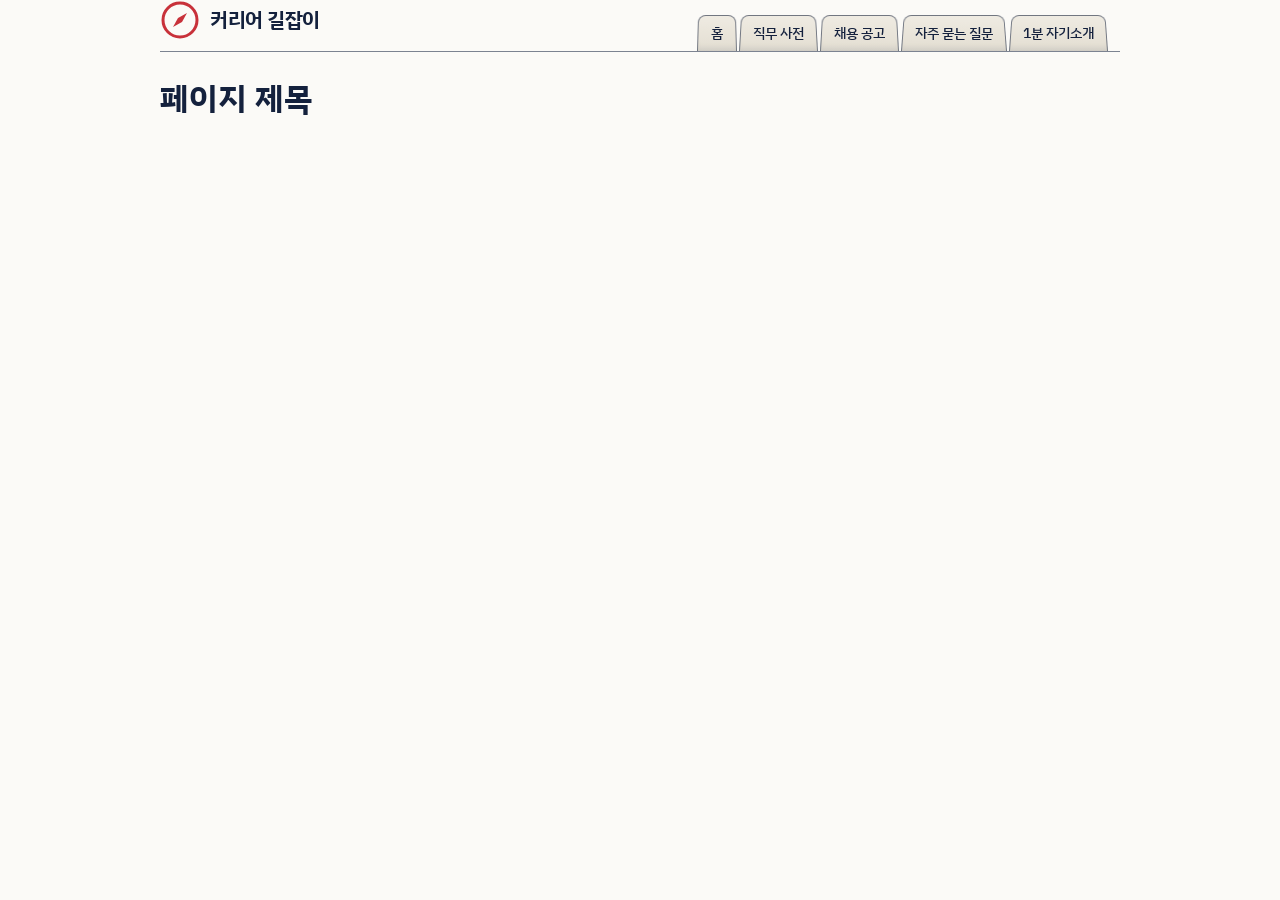
<file: _틀.html>
<!doctype html>
<html lang="ko">
<head>
<meta charset="utf-8">
<meta name="viewport" content="width=device-width, initial-scale=1">
<title>페이지 이름 · 커리어 길잡이</title>
<link rel="stylesheet" href="../style.css">
<style>
  /* 내 페이지 스타일은 여기에. .wrap 폭은 페이지마다 정해요. */
  body { margin: 0; background: var(--paper); color: var(--ink); font: 16px/1.6 "IBM Plex Sans KR", "Apple SD Gothic Neo", "Malgun Gothic", system-ui, sans-serif; }
  .wrap { max-width: 960px; margin: 0 auto; padding: 0 16px; }
</style>
</head>
<body>

<!-- 메뉴: 그대로 복사하고, 내 탭에만 aria-current="page"와 <span>을 넣어요.
     바로 아래 종이에 탭을 끼우려면 class에 menu--on-sheet를 더해요. -->
<header class="wrap menu">
  <a class="menu-logo" href="../index.html">
    <svg viewBox="0 0 40 40" aria-hidden="true"><circle cx="20" cy="20" r="17" fill="none" stroke="#C8313A" stroke-width="3"/><path class="needle" d="M27 13 22 22 13 27 18 18Z" fill="#C8313A"/></svg>
    <b>커리어 길잡이</b>
  </a>
  <nav class="menu-tabs" aria-label="주 메뉴">
    <a href="../index.html">홈</a>
    <a href="../roles/index.html">직무 사전</a>
    <a href="../jobs/index.html">채용 공고</a>
    <a href="../faq/index.html">자주 묻는 질문</a>
    <a href="../interview/index.html">1분 자기소개</a>
  </nav>
</header>

<main class="wrap">
  <h1>페이지 제목</h1>
</main>

</body>
</html>
</file>
<file: style.css>
/* 커리어 길잡이 공통 스타일: 모든 페이지가 같은 메뉴(헤더·로고·탭)를 써요.
   페이지마다 <head>에서 이 파일을 내 페이지 CSS보다 먼저 불러와요.
   메뉴 마크업은 _틀.html에서 그대로 복사하고, 내 탭에만 aria-current="page"를 넣어요. */

@import url("https://fonts.googleapis.com/css2?family=IBM+Plex+Sans+KR:wght@400;500;700&display=swap");

:root {
  /* 색 */
  --paper: #FBFAF7;
  --sheet: #F8F7F2;
  --ink: #14213D;
  --ink-2: #4A5570;
  --ink-deep: #0A1226;
  --red: #C8313A;
  --folder: #F3DFAE;
  --folder-deep: #E9CF94;
  --tab: #EFEBE2;
  --tab-deep: #E3DED2;
  --tab-hover: #F6F3EC;
  /* 선과 그림자: 종이 물건은 모두 같은 굵기의 진한 남색 윤곽선과 번짐 없는 단색 그림자 */
  --line-ink: rgba(20, 33, 61, .55);
  --shade: rgba(20, 33, 61, .5);
  --outline: drop-shadow(0 0 .9px rgba(20, 33, 61, .8));
  --shadow-1: 2px 2px 0 var(--shade);
  --shadow-2: 4px 4px 0 var(--shade);
  --shadow-3: 8px 8px 0 rgba(20, 33, 61, .58);
}

/* ── 메뉴 ─────────────────────────────────────────────
   <header class="wrap menu">: 폭과 양옆 여백은 그 페이지의 .wrap을 따라가요.
   기본: 탭 아래에 선이 있고, 선택된 탭이 그 선을 덮어요.
   menu--on-sheet: 바로 아래 종이(예: 홈 히어로)에 탭이 끼워져요.
   그 종이에는 position: relative; z-index: 1;과 위 테두리 1.5px가 있어야 해요. */
.menu { position: relative; display: flex; align-items: flex-end; justify-content: space-between; gap: 8px 16px; flex-wrap: wrap; padding-top: 18px;
  font-family: "IBM Plex Sans KR", "Apple SD Gothic Neo", "Malgun Gothic", system-ui, sans-serif; color: var(--ink); word-break: keep-all; }
/* 탭 아래 선: 콘텐츠 폭(content-box)만큼만 그려요 */
.menu:not(.menu--on-sheet) { background: linear-gradient(var(--line-ink), var(--line-ink)) left bottom / 100% 1.5px no-repeat content-box; }

.menu-logo { display: flex; align-items: center; gap: 10px; padding-bottom: 12px; color: var(--ink); text-decoration: none; }
.menu-logo svg { width: 40px; height: 40px; flex: none; }
.menu-logo b { display: block; font-size: 20px; font-weight: 700; letter-spacing: -.5px; }

.menu-tabs { display: flex; align-items: flex-end; gap: 2px; max-width: 100%; overflow-x: auto; padding: 12px 12px 0 8px; scrollbar-width: none; }
.menu-tabs::-webkit-scrollbar { display: none; }
.menu-tabs a { position: relative; z-index: 0; display: block; padding: 9px 14px 8px; color: var(--ink); font-size: 14px; font-weight: 500; line-height: 1.6; text-decoration: none; white-space: nowrap; }
.menu-tabs a::before, .menu-tabs a[aria-current="page"]::after { content: ""; position: absolute; border: 1.5px solid var(--line-ink); border-bottom-width: 0; border-radius: 8px 8px 0 0; transform: perspective(60px) rotateX(5deg); transform-origin: bottom; }
.menu-tabs a::before { inset: 0 0 1.5px; z-index: -1; background: linear-gradient(var(--tab), var(--tab-deep)); box-shadow: inset 0 -7px 8px -7px rgba(20, 33, 61, .18); }
.menu-tabs a:not([aria-current]):hover::before, .menu-tabs a:not([aria-current]):focus-visible::before { background: linear-gradient(var(--tab-hover), var(--tab)); }
.menu-tabs a:focus-visible { outline: 3px solid var(--ink); outline-offset: -3px; border-radius: 8px 8px 0 0; }
/* 선택된 탭: 쌓임 맥락을 만들지 않고 종이(::before)·마닐라 탭(::after)·글자(span)를 각각 다른 높이에 둬요 */
.menu-tabs a[aria-current="page"] { z-index: auto; margin-bottom: -1.5px; padding: 13px 18px 9px; font-weight: 700; }
.menu-tabs a[aria-current="page"]::before { inset: 0; z-index: 2; background: var(--sheet); box-shadow: none; }
.menu-tabs a[aria-current="page"] > span { position: relative; z-index: 3; }
.menu-tabs a[aria-current="page"]::after { inset: -6px -11px 0 14px; z-index: 1; background: linear-gradient(var(--folder), var(--folder-deep)); }

/* 종이에 끼워지는 메뉴: 선택 안 된 탭은 종이 뒤로 6px, 선택된 탭만 앞에서 테두리를 덮어요 */
.menu--on-sheet .menu-tabs { margin-bottom: -6px; }
.menu--on-sheet .menu-tabs a::before { inset: 0; }
.menu--on-sheet .menu-tabs a[aria-current="page"] { margin-bottom: 4.5px; }
.menu--on-sheet .menu-tabs a[aria-current="page"]::after { bottom: -8px; }

/* 로고 나침반: 페이지가 열리면 바늘이 흔들리다 방향을 찾고, 마우스를 올리면 한 번 더 흔들려요 */
@keyframes needle-find { 0% { rotate: -75deg; } 30% { rotate: 50deg; } 55% { rotate: -22deg; } 78% { rotate: 8deg; } 100% { rotate: 0deg; } }
@keyframes needle-wiggle { 0%, 100% { rotate: 0deg; } 30% { rotate: 28deg; } 60% { rotate: -14deg; } 82% { rotate: 5deg; } }
.menu-logo .needle { transform-box: view-box; transform-origin: 20px 20px; animation: needle-find .8s cubic-bezier(.3, .7, .4, 1) .1s both; }
.menu-logo:hover .needle, .menu-logo:focus-visible .needle { animation: needle-wiggle .6s ease-out; }

/* 휴대폰: 탭 글자·여백을 화면 폭에 맞춰 줄여 되도록 한 화면에 다 보이게 해요(넘치면 옆으로 밀어요) */
@media (max-width: 560px) {
  .menu-tabs { gap: 1px; padding: 12px 12px 0 2px; }
  .menu-tabs a { padding: 8px clamp(5px, 1.8vw, 12px) 7px; font-size: clamp(11px, 3.1vw, 14px); }
  .menu-tabs a[aria-current="page"] { padding: 11px clamp(6px, 2.2vw, 14px) 8px; }
}

@media (prefers-reduced-motion: reduce) {
  .menu-logo .needle, .menu-logo:hover .needle, .menu-logo:focus-visible .needle { animation: none; }
}
</file>
<file: faq/faq.css>
/* =========================================================
   자주 묻는 질문 — 궁금증 메모함
   헤더·메뉴·푸터는 홈(index.html)과 같은 모양으로 맞췄어요.
   색은 모두 var(--…)로만 씁니다.
   ========================================================= */

/* 공통 style.css가 생기면 아래 변수는 그쪽으로 옮겨요 (홈과 같은 이름·값) */
:root {
  --paper: #FBFAF7;
  --sheet: #F8F7F2;
  --grid: rgba(20, 33, 61, .06);
  --ink: #14213D;
  --ink-2: #4A5570;
  --ink-deep: #0A1226;
  --line: #E4DED0;
  --red: #C8313A;
  --folder: #F3DFAE;
  --folder-deep: #E9CF94;
  --tab: #EFEBE2;
  --tab-deep: #E3DED2;
  --tab-hover: #F6F3EC;
  --note: #FFF2A8;
  --note-deep: #F6E07E;
  --white: #FFFFFF;
  --tape: rgba(255, 255, 255, .55);
  --mark: #FFE07A;

  --grain: url("data:image/svg+xml,%3Csvg xmlns='http://www.w3.org/2000/svg' width='180' height='180'%3E%3Cfilter id='n'%3E%3CfeTurbulence type='fractalNoise' baseFrequency='.85' numOctaves='3' stitchTiles='stitch'/%3E%3CfeColorMatrix values='0 0 0 0 .36 0 0 0 0 .28 0 0 0 0 .16 .2 0 0 0 0'/%3E%3C/filter%3E%3Crect width='100%25' height='100%25' filter='url%28%23n%29'/%3E%3C/svg%3E");
  --blotch: url("data:image/svg+xml,%3Csvg xmlns='http://www.w3.org/2000/svg' width='420' height='420'%3E%3Cfilter id='b'%3E%3CfeTurbulence type='fractalNoise' baseFrequency='.012' numOctaves='2' seed='7' stitchTiles='stitch'/%3E%3CfeColorMatrix values='0 0 0 0 .55 0 0 0 0 .4 0 0 0 0 .15 .22 0 0 0 -.12'/%3E%3C/filter%3E%3Crect width='100%25' height='100%25' filter='url%28%23b%29'/%3E%3C/svg%3E");
  --age-edge: inset 0 0 22px rgba(140, 100, 30, .1);
  --note-age: inset 0 0 16px rgba(150, 110, 20, .16);
  --note-shine: rgba(255, 255, 255, .55);
  --note-crease: rgba(120, 90, 20, .07);
  --tab-shade: rgba(20, 33, 61, .18);
  --line-soft: rgba(20, 33, 61, .26);
  --backdrop: rgba(20, 33, 61, .35);

  /* 번짐 없는 단색 그림자: 오려 붙인 종이처럼 또렷하게 */
  --shade: rgba(20, 33, 61, .5);
  --shade-strong: rgba(20, 33, 61, .58);
  --outline: drop-shadow(0 0 .9px rgba(20, 33, 61, .8));
  --ring: 0 0 0 1px rgba(20, 33, 61, .38);
  --line-ink: rgba(20, 33, 61, .55);
  --shadow-1: 2px 2px 0 var(--shade);
  --shadow-2: 4px 4px 0 var(--shade);
  --shadow-3: 8px 8px 0 var(--shade-strong);

  --gutter: clamp(20px, 6vw, 80px);
}

/* ---------- 기본 (홈과 같음) ---------- */
* { box-sizing: border-box; }
body {
  margin: 0;
  background: var(--paper) url("../assets/home/paper.webp") repeat;
  background-size: 512px 512px;
  color: var(--ink);
  font: 16px/1.6 "IBM Plex Sans KR", "Apple SD Gothic Neo", "Malgun Gothic", system-ui, sans-serif;
  word-break: keep-all;
  overflow-wrap: anywhere;
}
a { color: inherit; }
button, input, select, textarea { font: inherit; color: inherit; }
.wrap { max-width: 1200px; margin: 0 auto; padding: 0 var(--gutter); }

:focus-visible { outline: 3px solid var(--folder-deep); outline-offset: 3px; }

.sr { position: absolute; width: 1px; height: 1px; overflow: hidden; clip: rect(0 0 0 0); white-space: nowrap; }
.skip-link { position: absolute; left: 16px; top: -48px; z-index: 10; padding: 8px 14px; border-radius: 6px; background: var(--ink); color: var(--white); text-decoration: none; }
.skip-link:focus { top: 12px; }

/* 머티리얼 아이콘 (SVG) */
.mi { width: 24px; height: 24px; flex: none; fill: currentColor; vertical-align: -5px; }
.mi.sm { width: 18px; height: 18px; vertical-align: -3px; }

/* ---------- 헤더 + 서류철 탭 (홈과 같음) ---------- */

/* 마닐라 탭: 다른 탭보다 앞, 모눈종이보다 뒤 */

/* ---------- 제목 + 검색: 탭이 붙는 모눈종이 ---------- */
.hero {
  position: relative; z-index: 1; margin: 0 0 40px; padding: 34px 40px 30px;
  background: var(--sheet); border: 1.5px solid var(--line-ink); border-radius: 6px;
  box-shadow: var(--age-edge), var(--shadow-2);
  background-image: var(--blotch), var(--grain), linear-gradient(var(--grid) 1px, transparent 1px), linear-gradient(90deg, var(--grid) 1px, transparent 1px);
  background-size: 420px 420px, 180px 180px, 22px 22px, 22px 22px;
}
.hero h1 { margin: 0; font-size: clamp(30px, 4.6vw, 44px); line-height: 1.2; letter-spacing: -1.5px; font-weight: 700; }
.hero__lead { margin: 8px 0 22px; color: var(--ink-2); font-size: 17px; }

.search {
  display: flex; align-items: center; gap: 10px;
  padding: 0 8px 0 16px;
  background: var(--white); border: 1.5px solid var(--line-ink); border-radius: 6px;
  box-shadow: var(--shadow-1);
  transition: box-shadow .12s, transform .12s;
}
.search:focus-within { transform: translate(-1px, -1px); box-shadow: 3px 3px 0 var(--shade); outline: 3px solid var(--folder); outline-offset: 2px; }
.search > .mi { color: var(--ink-2); }
.search__input { flex: 1; min-width: 0; padding: 14px 0; border: 0; background: transparent; font-size: 16px; }
.search__input::placeholder { color: var(--ink-2); opacity: .75; }
.search__input:focus { outline: none; }
.search__input::-webkit-search-cancel-button { display: none; }
.search__clear { display: grid; place-items: center; width: 36px; height: 36px; border: 0; border-radius: 50%; background: transparent; cursor: pointer; color: var(--ink-2); }
.search__clear:hover { background: var(--tab); color: var(--ink); }
.search__clear[hidden] { display: none; }

/* 주제 칩: 작은 종이 라벨. 고르면 노란 메모지로 살짝 들려요 */
.topics { display: flex; flex-wrap: wrap; gap: 8px; margin-top: 16px; }
.chip {
  min-height: 40px; padding: 7px 16px;
  background: var(--white); border: 1.5px solid var(--line-soft); border-radius: 99px;
  font-size: 15px; font-weight: 500; cursor: pointer;
  transition: transform .12s, box-shadow .12s, background .12s;
}
.chip:hover { border-color: var(--line-ink); }
.chip[aria-pressed="true"] {
  background: var(--note); border-color: var(--line-ink); font-weight: 700;
  transform: translate(-1px, -1px); box-shadow: var(--shadow-1);
}

/* ---------- 섹션 머리 (홈과 같음) ---------- */
.sec { margin: 0 0 40px; }
.sec-head { display: flex; align-items: center; justify-content: space-between; gap: 12px; border-bottom: 1px solid var(--line); margin-bottom: 22px; }
.sec h2 { display: flex; align-items: center; gap: 8px; margin: 0; padding-bottom: 8px; font-size: 22px; letter-spacing: -.5px; }
.more { margin: 0; padding-bottom: 8px; font-size: 14px; color: var(--ink-2); }

/* ---------- 직군 + 질문 배치 ---------- */
.faq-layout { display: grid; grid-template-columns: 180px minmax(0, 1fr); gap: 32px; align-items: start; }

/* 직군: 인덱스 카드 묶음 */
.roles { position: sticky; top: 16px; }
.roles ul { display: grid; gap: 6px; margin: 0; padding: 0; list-style: none; }
.role-btn {
  display: flex; align-items: center; justify-content: space-between; gap: 8px; width: 100%;
  min-height: 42px; padding: 8px 12px;
  background: var(--grain), var(--white); border: 0; border-radius: 4px;
  box-shadow: var(--ring);
  font-size: 15px; font-weight: 500; text-align: left; cursor: pointer;
  transition: transform .12s, box-shadow .12s;
}
.role-btn:hover { transform: translate(-1px, -1px); box-shadow: var(--ring), var(--shadow-1); }
.role-btn[aria-pressed="true"] {
  background: var(--grain), linear-gradient(var(--folder), var(--folder-deep));
  font-weight: 700; transform: translate(-1px, -1px); box-shadow: var(--ring), var(--shadow-1);
}
.role-btn__count { font-size: 13px; color: var(--ink-2); }

/* ---------- 메모지 질문 (홈 메모지와 같은 모양) ---------- */
.notes { display: grid; gap: 26px; margin: 0; padding: 0; list-style: none; align-items: start; }
.note { position: relative; isolation: isolate; padding: 20px 20px 16px; transition: transform .15s; }
.note::after {
  content: ""; position: absolute; inset: 0; z-index: -1;
  background: linear-gradient(transparent 80%, var(--note-shine) 81%, var(--note-crease) 82%, transparent 83.5%), var(--grain), linear-gradient(170deg, var(--note), var(--note-deep));
  border-radius: 2px 2px 14px 2px / 2px 2px 6px 2px;
  box-shadow: var(--note-age);
  filter: url(#worn) var(--outline) drop-shadow(4px 4px 0 var(--shade));
  transition: filter .15s;
}
/* 테이프 */
.note::before {
  content: ""; position: absolute; left: var(--tape-x, 50%); top: -9px; z-index: 1;
  width: 72px; height: 20px; margin-left: -36px;
  background: var(--tape); border: 1.5px solid var(--line-ink); box-shadow: var(--shadow-1);
  transform: rotate(var(--tape-r, -3deg));
}
.notes > li:nth-child(odd)  .note { transform: rotate(-.5deg); --tape-x: 62%; }
.notes > li:nth-child(even) .note { transform: rotate(.5deg);  --tape-x: 40%; --tape-r: 3deg; }
.notes > li .note:hover, .notes > li .note:focus-within { transform: translate(-2px, -2px); }
.note:hover::after, .note:focus-within::after { filter: url(#worn) var(--outline) drop-shadow(8px 8px 0 var(--shade-strong)); }

.note__h { margin: 0; font-size: inherit; }
.note__btn {
  display: flex; align-items: flex-start; justify-content: space-between; gap: 12px; width: 100%;
  padding: 0; border: 0; background: transparent; text-align: left; cursor: pointer;
}
.note__btn:focus-visible { outline-offset: 6px; border-radius: 2px; }
.note__meta { display: block; margin-bottom: 2px; font-size: 13px; color: var(--ink-2); }
.note__text { display: block; font-size: 16px; font-weight: 500; line-height: 1.5; }
.note__toggle { flex: none; width: 20px; font-size: 20px; line-height: 1.2; text-align: center; margin-top: 18px; }
.note__toggle::before { content: "+"; }
.note__btn[aria-expanded="true"] .note__toggle::before { content: "−"; }

.note__panel { margin-top: 12px; padding-top: 10px; border-top: 1px solid var(--line-soft); }
.note__panel p { margin: 0 0 6px; color: var(--ink-2); font-size: 15px; }
.note__link { display: inline-block; margin-top: 4px; font-size: 15px; font-weight: 500; text-underline-offset: 3px; }

mark { background: var(--mark); color: inherit; padding: 0 1px; }

/* 결과 없음 */
.empty { padding: 32px 20px; text-align: center; background: var(--grain), var(--white); border-radius: 4px; box-shadow: var(--ring), var(--shadow-2); }
.empty__title { margin: 0 0 4px; font-size: 18px; font-weight: 700; }
.empty p { margin: 0 0 16px; color: var(--ink-2); }

/* ---------- 버튼 (홈 .btn과 같음) ---------- */
.btn {
  display: inline-flex; align-items: center; gap: 8px; padding: 12px 22px;
  border: 0; border-radius: 6px; background: var(--ink); color: var(--white);
  font-weight: 700; text-decoration: none; cursor: pointer;
  box-shadow: 0 3px 0 var(--ink-deep), 4px 6px 0 var(--shade);
  transition: transform .12s, box-shadow .12s;
}
.btn:hover { transform: translate(-2px, -3px); box-shadow: 0 6px 0 var(--ink-deep), 8px 11px 0 var(--shade-strong); }
.btn:active { transform: translate(2px, 3px); box-shadow: 0 0 0 var(--ink-deep), 1px 2px 0 var(--shade); }
.btn--paper { background: var(--white); color: var(--ink); box-shadow: var(--ring), var(--shadow-1); }
.btn--paper:hover { box-shadow: var(--ring), 4px 4px 0 var(--shade); }
.btn--paper:active { box-shadow: var(--ring); }

/* ---------- 질문 넣기 ---------- */
.ask {
  display: grid; grid-template-columns: minmax(0, 1fr) 180px; align-items: center; gap: 20px;
  padding: 28px 32px;
  background: var(--sheet); border: 1.5px solid var(--line-ink); border-radius: 6px;
  box-shadow: var(--age-edge), var(--shadow-2);
  background-image: var(--blotch), var(--grain), linear-gradient(var(--grid) 1px, transparent 1px), linear-gradient(90deg, var(--grid) 1px, transparent 1px);
  background-size: 420px 420px, 180px 180px, 22px 22px, 22px 22px;
}
.ask h2 { padding: 0; margin-bottom: 6px; }
.ask p { margin: 0 0 20px; color: var(--ink-2); }
.ask__box { width: 100%; height: auto; }
.ask__box path, .ask__box rect { stroke: var(--ink); stroke-width: 2.4; stroke-linejoin: round; stroke-linecap: round; }
.ask__spark path { stroke: var(--red); fill: none; }
.ask__card { fill: var(--note); }
.ask__q { fill: var(--ink); font: 700 30px "IBM Plex Sans KR", sans-serif; }
.ask__top { fill: var(--folder-deep); }
.ask__slot { stroke-width: 5 !important; }
.ask__side { fill: var(--folder-deep); }
.ask__front { fill: var(--folder); }
.ask__label { fill: var(--ink); font: 700 17px "IBM Plex Sans KR", sans-serif; }

/* ---------- 질문 넣기 창 ---------- */
.dialog {
  width: min(460px, calc(100% - 32px)); padding: 0; border: 0; border-radius: 2px 2px 14px 2px / 2px 2px 6px 2px;
  background: var(--grain), linear-gradient(170deg, var(--note), var(--note-deep)); color: var(--ink);
  box-shadow: var(--note-age), var(--ring), var(--shadow-3);
}
.dialog::backdrop { background: var(--backdrop); }
.dialog__form { display: grid; gap: 8px; padding: 24px 22px 20px; }
.dialog h2 { margin: 0 0 6px; font-size: 20px; }
.dialog label { margin-top: 4px; font-size: 15px; font-weight: 500; }
.dialog select, .dialog textarea { width: 100%; padding: 10px 12px; background: var(--white); border: 1.5px solid var(--line-ink); border-radius: 4px; }
.dialog textarea { min-height: 96px; resize: vertical; }
.dialog__note { margin: 4px 0 0; font-size: 13px; color: var(--ink-2); }
.dialog__done { min-height: 1.4em; margin: 0; font-weight: 700; color: var(--red); }
.dialog__actions { display: flex; flex-wrap: wrap; justify-content: flex-end; gap: 10px; }
.mine { margin-top: 10px; padding-top: 12px; border-top: 1px solid var(--line-soft); }
.mine h3 { margin: 0 0 6px; font-size: 15px; }
.mine ul { max-height: 140px; margin: 0; padding-left: 18px; overflow-y: auto; font-size: 14px; }

/* ---------- 푸터 (홈과 같음) ---------- */
.site-foot { padding-bottom: 28px; font-size: 14px; color: var(--ink-2); }
.site-foot > div { display: flex; justify-content: space-between; align-items: center; gap: 12px; flex-wrap: wrap; padding-top: 18px; border-top: 1px solid var(--line); }
.site-foot b { color: var(--ink); font-size: 15px; }

/* ---------- 좁은 화면 ---------- */
@media (max-width: 760px) {
  .faq-layout { grid-template-columns: minmax(0, 1fr); gap: 18px; }
  .roles { position: static; }
  .roles ul { display: flex; flex-wrap: wrap; gap: 8px; }
  .role-btn { width: auto; min-height: 40px; }
}
@media (max-width: 560px) {
  .hero { padding: 24px 18px 22px; }
  .hero__lead { font-size: 16px; }
  .chip { padding: 6px 13px; font-size: 14px; }
  .note { padding: 18px 16px 14px; }
  .ask { grid-template-columns: minmax(0, 1fr); padding: 22px 18px; text-align: center; gap: 4px; }
  .ask h2 { justify-content: center; }
  .ask__box { order: -1; max-width: 140px; margin: 0 auto; }
}

@media (prefers-reduced-motion: reduce) {
  *, *::before, *::after { transition: none !important; }
  .notes > li .note, .notes > li .note:hover { transform: none; }
}
</file>
<file: jobs/style.css>
/* 공통 style.css가 아직 없어 임시로 변수를 이 파일에 둡니다. 공통 파일이 생기면 그쪽 변수로 교체하세요. */
:root {
  --paper: #fbf9f4;
  --paper-2: #f3eee3;
  --ink: #1c2540;
  --ink-soft: #55607a;
  --navy: #14284b;
  --red: #c8283c;
  --red-soft: #fbe3e6;
  --kraft: #d6b88a;
  --kraft-dark: #b8945f;
  --line: #d9d2c2;
  /* 메뉴 탭 색 (홈 page/home-tabs와 같은 값) */
  --tab: #EFEBE2;   --tab-deep: #E3DED2;   --tab-line: #D3CCBC;
  --tab-hover: #F6F3EC;   --tab-shadow: rgba(20, 33, 61, .18);
  --folder: #F3DFAE;   --folder-deep: #E9CF94;   --folder-back: #DDBF7E;
  --dev: #dbeaf8;   --dev-ink: #1f5d96;
  --des: #dcefe0;   --des-ink: #2b7a45;
  --po:  #dfe3fa;   --po-ink:  #3a47a8;
  --mkt: #fbe1e6;   --mkt-ink: #a8334a;
  --font: "Pretendard", "Apple SD Gothic Neo", "Malgun Gothic", "Noto Sans KR", sans-serif;
}
* { box-sizing: border-box; }
html { -webkit-text-size-adjust: 100%; }
body {
  margin: 0; color: var(--ink); background: var(--paper);
  font-family: var(--font); line-height: 1.5;
  background-image: radial-gradient(rgba(20,40,75,.035) 1px, transparent 1px);
  background-size: 18px 18px;
}
a { color: inherit; }
button { font: inherit; color: inherit; cursor: pointer; }
:focus-visible { outline: 3px solid var(--red); outline-offset: 2px; }
.wrap { max-width: 1080px; margin: 0 auto; padding: 0 16px; }

/* 마닐라(노란) 폴더 탭: 지금 탭 뒤에서 오른쪽 위로 살짝 보여요 */

/* 제목 */
.hero { padding: 26px 0 8px; }
.hero h1 { margin: 0; font-size: clamp(1.9rem, 6vw, 2.6rem); display: flex; align-items: center; gap: 10px; letter-spacing: -.02em; }
.hero h1 svg { width: 30px; height: 34px; flex: none; }
.hero p { margin: 4px 0 0; color: var(--ink-soft); font-size: 1.05rem; }

/* 필터 */
.filters { display: flex; flex-wrap: wrap; align-items: center; gap: 10px 8px; margin: 18px 0 20px; }
.filters .label { font-weight: 700; font-size: .9rem; margin-right: 2px; }
.filters .sep { width: 1px; height: 28px; background: var(--line); margin: 0 6px; }
.chip {
  border: 1.5px solid var(--ink-soft); background: var(--paper); border-radius: 999px;
  padding: 6px 16px; font-size: .9rem; min-height: 38px;
  transition: background .15s, color .15s, transform .15s;
}
.chip:hover { transform: translateY(-1px); }
.chip[aria-pressed="true"] { background: var(--navy); border-color: var(--navy); color: #fff; font-weight: 700; }

/* 본문 2단 */
.layout { display: grid; gap: 24px; padding-bottom: 36px; }
@media (min-width: 900px) { .layout { grid-template-columns: minmax(0, 1fr) 330px; align-items: stretch; } }

/* 코르크 게시판: 안에서만 스크롤되고, 아래 끝은 오른쪽 달력 박스와 맞춤 */
.board { display: flex; flex-direction: column; max-height: 78vh; }
@media (min-width: 900px) { .board { max-height: none; min-height: 560px; contain: size; } }
a.note { text-decoration: none; color: inherit; }
.board {
  background: var(--kraft); border: 10px solid var(--paper-2); outline: 1px solid var(--line);
  border-radius: 10px; padding: 18px 16px 22px; position: relative;
  background-image: url("img/board-tile.jpg"); /* 코르크 질감을 타일처럼 반복 */
  background-size: 360px auto; background-repeat: repeat;
  box-shadow: inset 0 2px 10px rgba(80,50,10,.25), 0 6px 14px rgba(20,40,75,.12);
}
.board-head { display: flex; justify-content: space-between; align-items: baseline; margin-bottom: 18px; }
.board-head h2 { margin: 0; font-size: 1.45rem; }
.board-head span { font-size: .9rem; font-weight: 600; }
.grid { list-style: none; margin: 0; padding: 6px 8px 14px; flex: 1; min-height: 0; overflow-y: auto; overscroll-behavior: contain; display: grid; gap: 22px 16px; }
@media (min-width: 560px) { .grid { grid-template-columns: 1fr 1fr; } }

.note {
  position: relative; display: block; width: 100%; text-align: left;
  background: url("img/memo-cut.png") center / 100% 100% no-repeat; /* 찢긴 메모지 이미지를 카드 크기에 맞춰 늘림 */
  border: 0; padding: 40px 28px 30px 30px;
  min-height: 170px; transition: transform .18s, filter .18s;
  filter: drop-shadow(0 4px 5px rgba(60,35,5,.3));
}
.grid li:nth-child(4n+1) .note { transform: rotate(-1.4deg); }
.grid li:nth-child(4n+2) .note { transform: rotate(.9deg); }
.grid li:nth-child(4n+3) .note { transform: rotate(.4deg); }
.grid li:nth-child(4n) .note { transform: rotate(-.8deg); }
.note:hover, .note:focus-visible { transform: rotate(0) translateY(-3px); filter: drop-shadow(0 10px 10px rgba(60,35,5,.38)); }
.note[aria-pressed="true"] { outline: 3px solid var(--red); outline-offset: 2px; }
.note .co { font-size: .9rem; color: var(--ink-soft); display: block; padding-right: 74px; }
.note .ti { font-size: 1.15rem; font-weight: 800; display: block; margin: 1px 0 10px; padding-right: 74px; line-height: 1.3; letter-spacing: -.01em; }
.tags { display: flex; flex-wrap: wrap; gap: 6px; }
.tag { font-size: .76rem; padding: 2px 10px; border-radius: 999px; background: #e9ebf0; color: var(--ink-soft); }
.tag.r-dev { background: var(--dev); color: var(--dev-ink); }
.tag.r-des { background: var(--des); color: var(--des-ink); }
.tag.r-po  { background: var(--po);  color: var(--po-ink); }
.tag.r-mkt { background: var(--mkt); color: var(--mkt-ink); }
.tag.ai { background: var(--red-soft); color: var(--red); }

/* D-day 도장 */
.stamp {
  position: absolute; right: 22px; bottom: 24px; transform: rotate(-7deg);
  font-weight: 900; font-size: 1.35rem; letter-spacing: .02em; color: var(--red);
  border: 2.5px solid var(--red); border-radius: 5px; padding: 0 9px; background: rgba(200,40,60,.04);
  font-family: "Arial Black", var(--font);
}
.stamp.done { color: var(--ink-soft); border-color: var(--ink-soft); font-size: 1rem; padding: 2px 8px; }

.empty { grid-column: 1 / -1; background: var(--paper); border-radius: 4px; padding: 26px 18px; text-align: center; box-shadow: 0 5px 10px rgba(60,35,5,.25); }
.empty b { display: block; margin-bottom: 4px; }

/* 선택한 공고 상세 */
.detail { margin-top: 20px; background: var(--paper); border-radius: 4px; padding: 16px 18px; box-shadow: 0 6px 12px rgba(60,35,5,.3); position: relative; }
.detail[hidden] { display: none; }
.detail h3 { margin: 0 0 2px; font-size: 1.15rem; }
.detail .co { margin: 0 0 10px; color: var(--ink-soft); font-size: .9rem; }
.detail dl { margin: 0; display: grid; grid-template-columns: 5.2em 1fr; gap: 4px 8px; font-size: .92rem; }
.detail dt { color: var(--ink-soft); }
.detail dd { margin: 0; }
.detail .close { position: absolute; top: 8px; right: 10px; border: 0; background: none; font-size: 1.4rem; line-height: 1; padding: 6px 10px; min-height: 40px; }
.detail .note-txt { margin: 12px 0 0; font-size: .82rem; color: var(--ink-soft); border-top: 1px dashed var(--line); padding-top: 8px; }

/* 스프링 노트 달력 */
aside.cal { position: relative; background: var(--paper) url("img/memoskin.jpg") center / cover no-repeat; border: 1px solid var(--line); border-radius: 6px 6px 12px 12px; padding: 40px 18px 20px; margin-top: 18px;
  box-shadow: 0 6px 16px rgba(20,40,75,.14); }
aside.cal .rings { position: absolute; top: -18px; left: 20px; right: 20px; display: flex; justify-content: space-between; }
aside.cal .rings i { width: 9px; height: 34px; border-radius: 5px; background: linear-gradient(90deg, #111827, #4b5563 60%, #111827); box-shadow: 1px 3px 3px rgba(0,0,0,.3); }
aside.cal h2 { margin: 0 0 10px; font-size: 1.35rem; }
.month { display: flex; align-items: center; justify-content: space-between; background: #fff; border-radius: 4px; padding: 4px 6px; margin-bottom: 8px; }
.month b { font-size: 1.02rem; }
.month button { border: 0; background: none; font-size: 1.3rem; width: 40px; height: 40px; border-radius: 50%; }
.month button:hover { background: var(--paper-2); }
table.days { width: 100%; border-collapse: collapse; table-layout: fixed; background: #fff; }
.days th { font-size: .78rem; font-weight: 600; padding: 6px 0; color: var(--ink-soft); }
.days th:first-child, .days td:first-child { color: var(--red); }
.days td { border: 1px solid var(--line); height: 38px; text-align: center; font-size: .86rem; padding: 0; }
.days td button { width: 30px; height: 30px; border-radius: 50%; border: 2px solid var(--red); background: none; font-weight: 800; color: var(--red); padding: 0; }
.days td button[aria-pressed="true"] { background: var(--red); color: #fff; }
.days td.today { background: var(--paper-2); font-weight: 800; }
.upcoming { margin-top: 16px; padding-top: 12px; border-top: 1px dashed var(--kraft-dark); }
.upcoming h3 { margin: 0 0 8px; font-size: 1rem; }
.upcoming ul { list-style: none; margin: 0; padding: 0; display: grid; gap: 6px; }
.upcoming button { width: 100%; text-align: left; display: flex; align-items: center; gap: 10px; background: #fff; border: 0; border-radius: 4px; padding: 9px 12px; min-height: 42px; box-shadow: 0 2px 4px rgba(20,40,75,.12); }
.upcoming button b { color: var(--red); min-width: 2.6em; }
.upcoming button span { flex: 1; }
.upcoming p { margin: 0; font-size: .88rem; color: var(--ink-soft); }

footer.site { border-top: 1px solid var(--line); padding: 16px 0 26px; }
footer.site .wrap { display: flex; flex-wrap: wrap; justify-content: space-between; gap: 8px 16px; font-size: .8rem; color: var(--ink-soft); }
footer.site b { color: var(--ink); }

@media (max-width: 420px) {
  .chip { padding: 6px 13px; }
  .filters .sep { display: none; }
  .note .co, .note .ti { padding-right: 0; }
  .note { padding: 38px 22px 52px 24px; }
  .days td { height: 34px; }
}
@media (prefers-reduced-motion: reduce) { * { transition: none !important; } }
</file>
